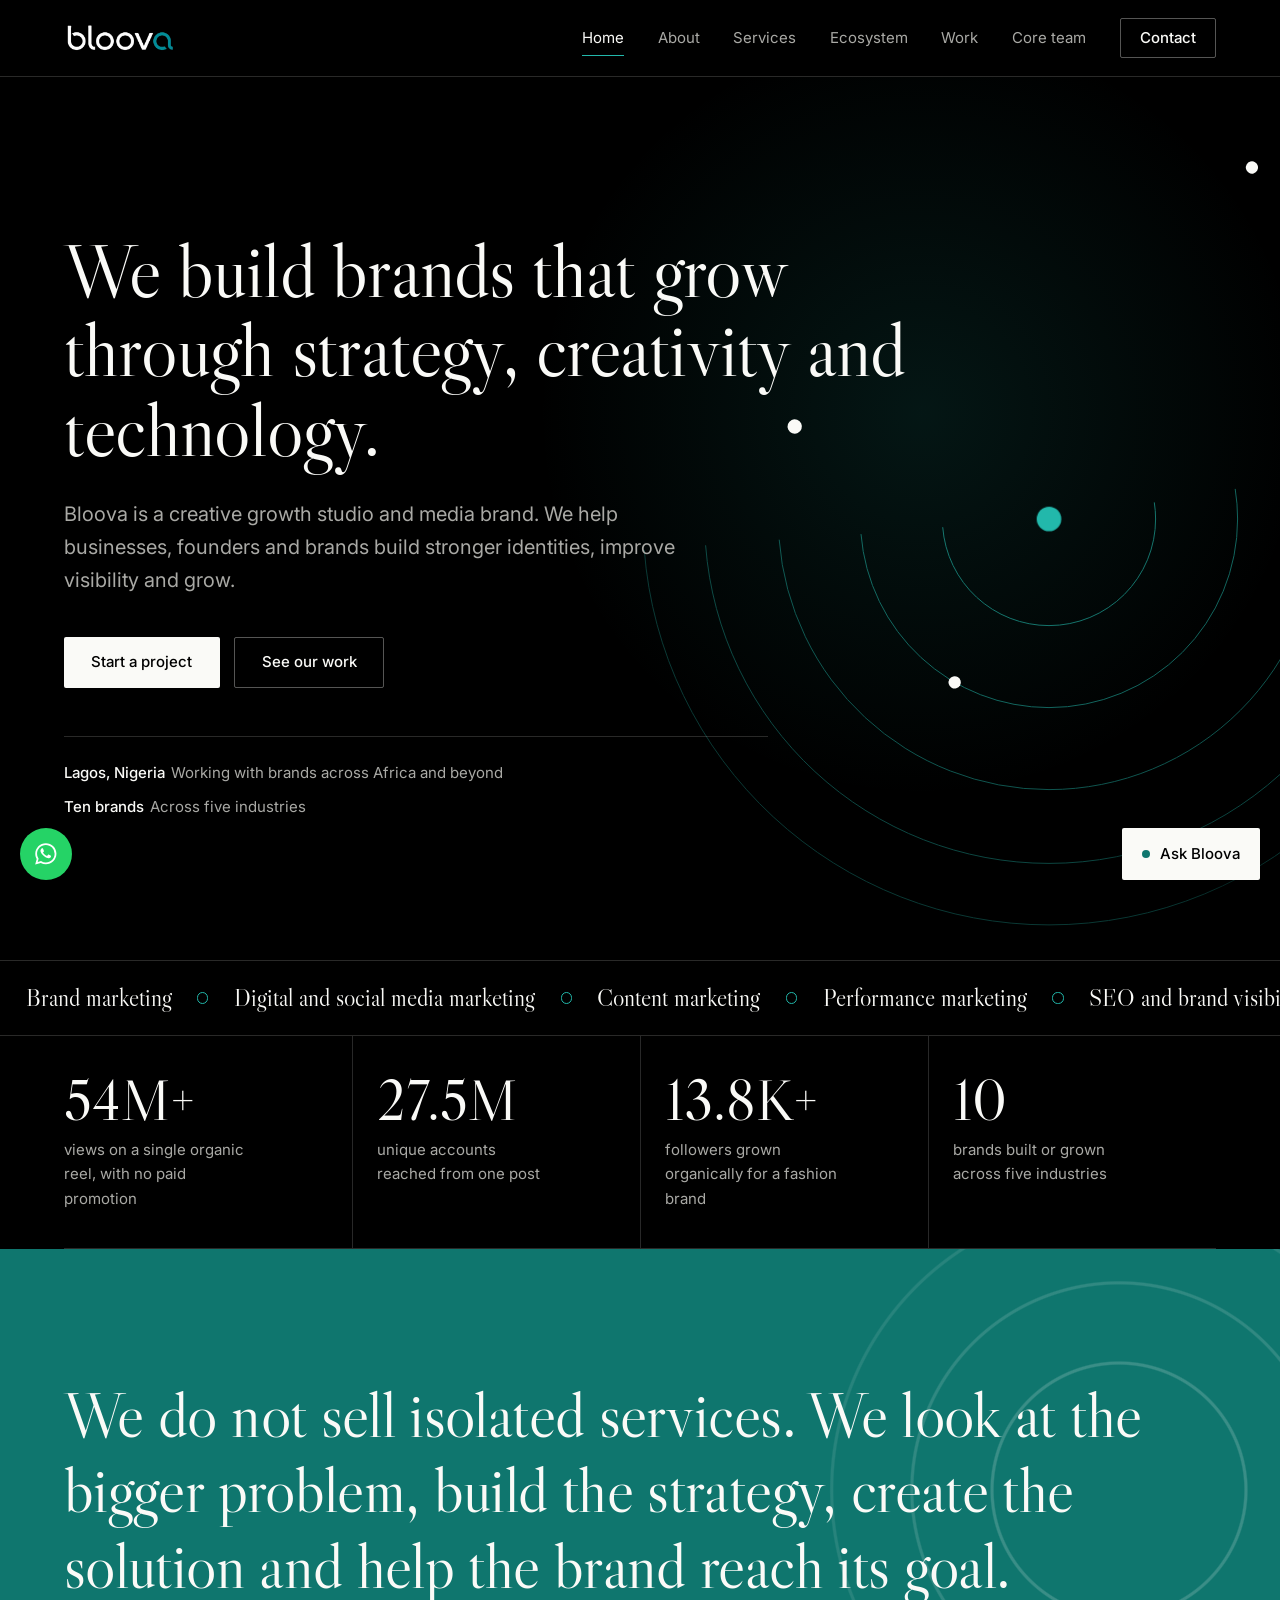
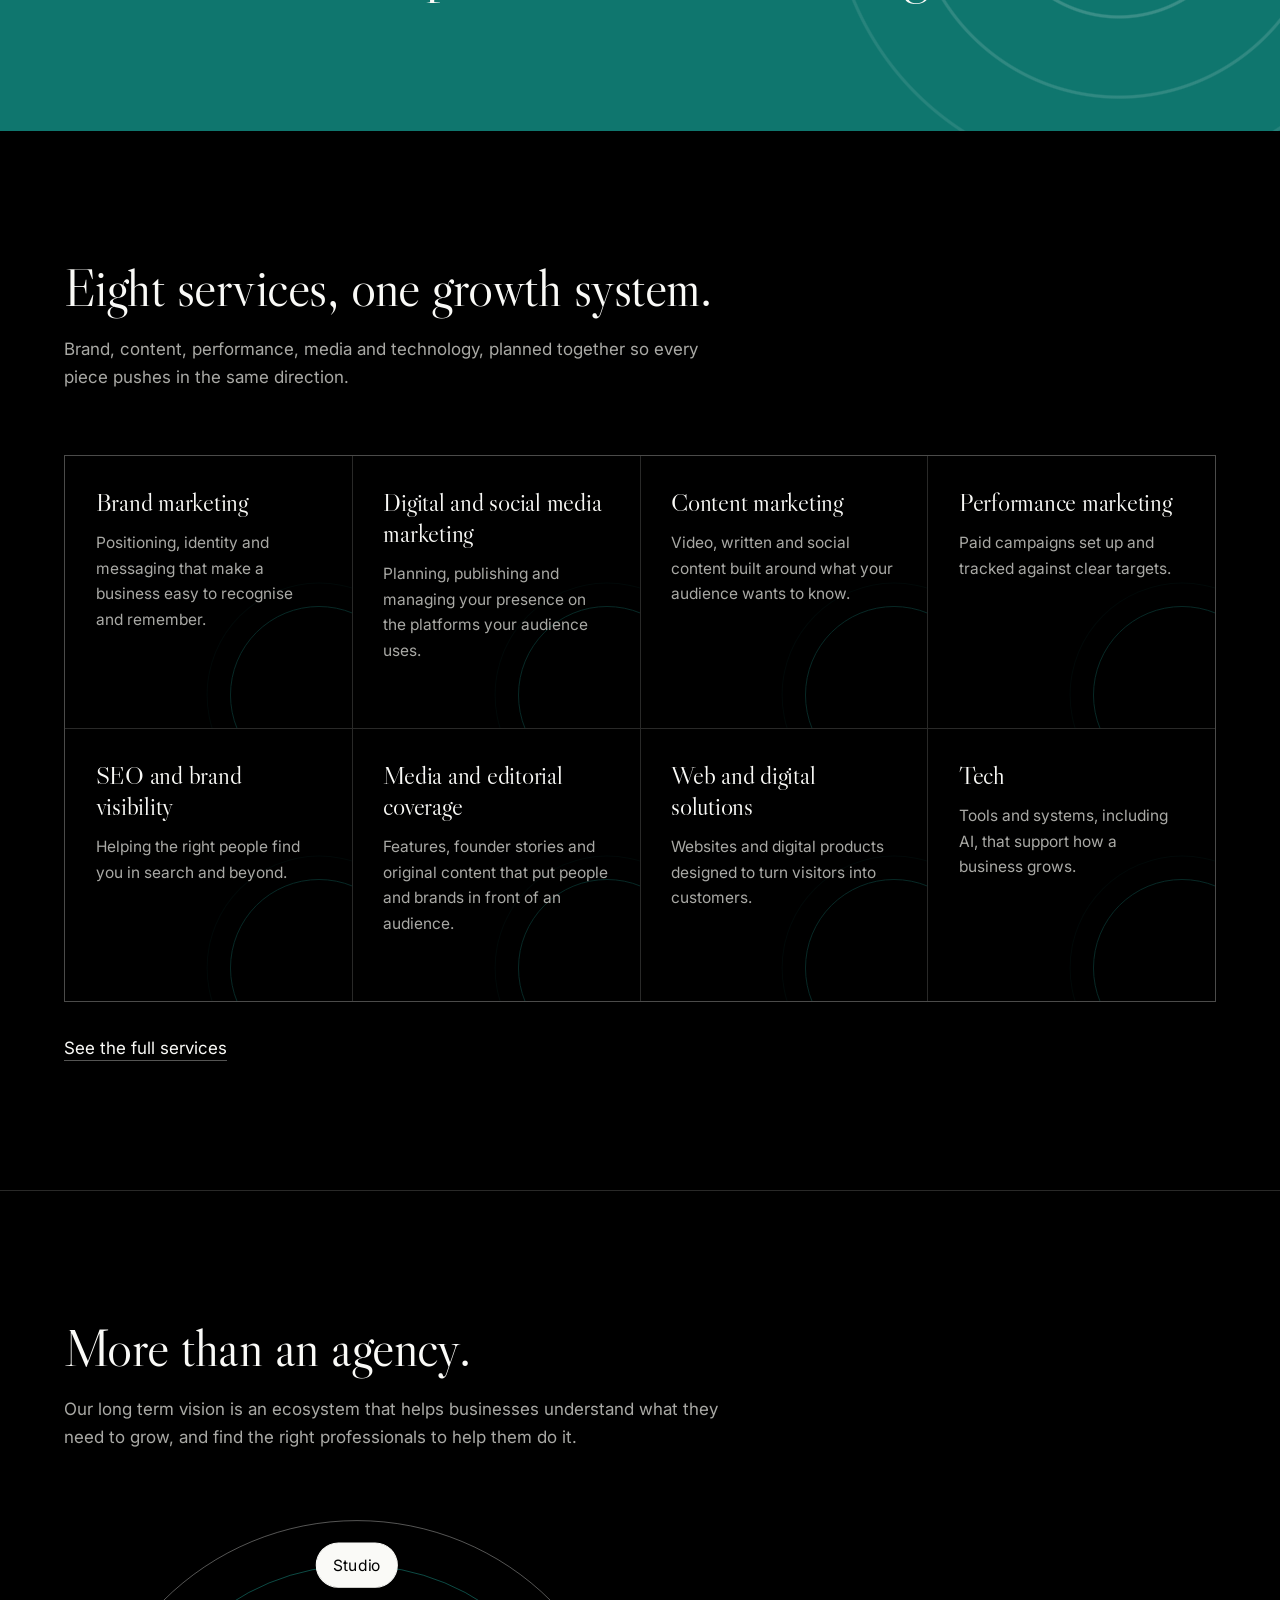
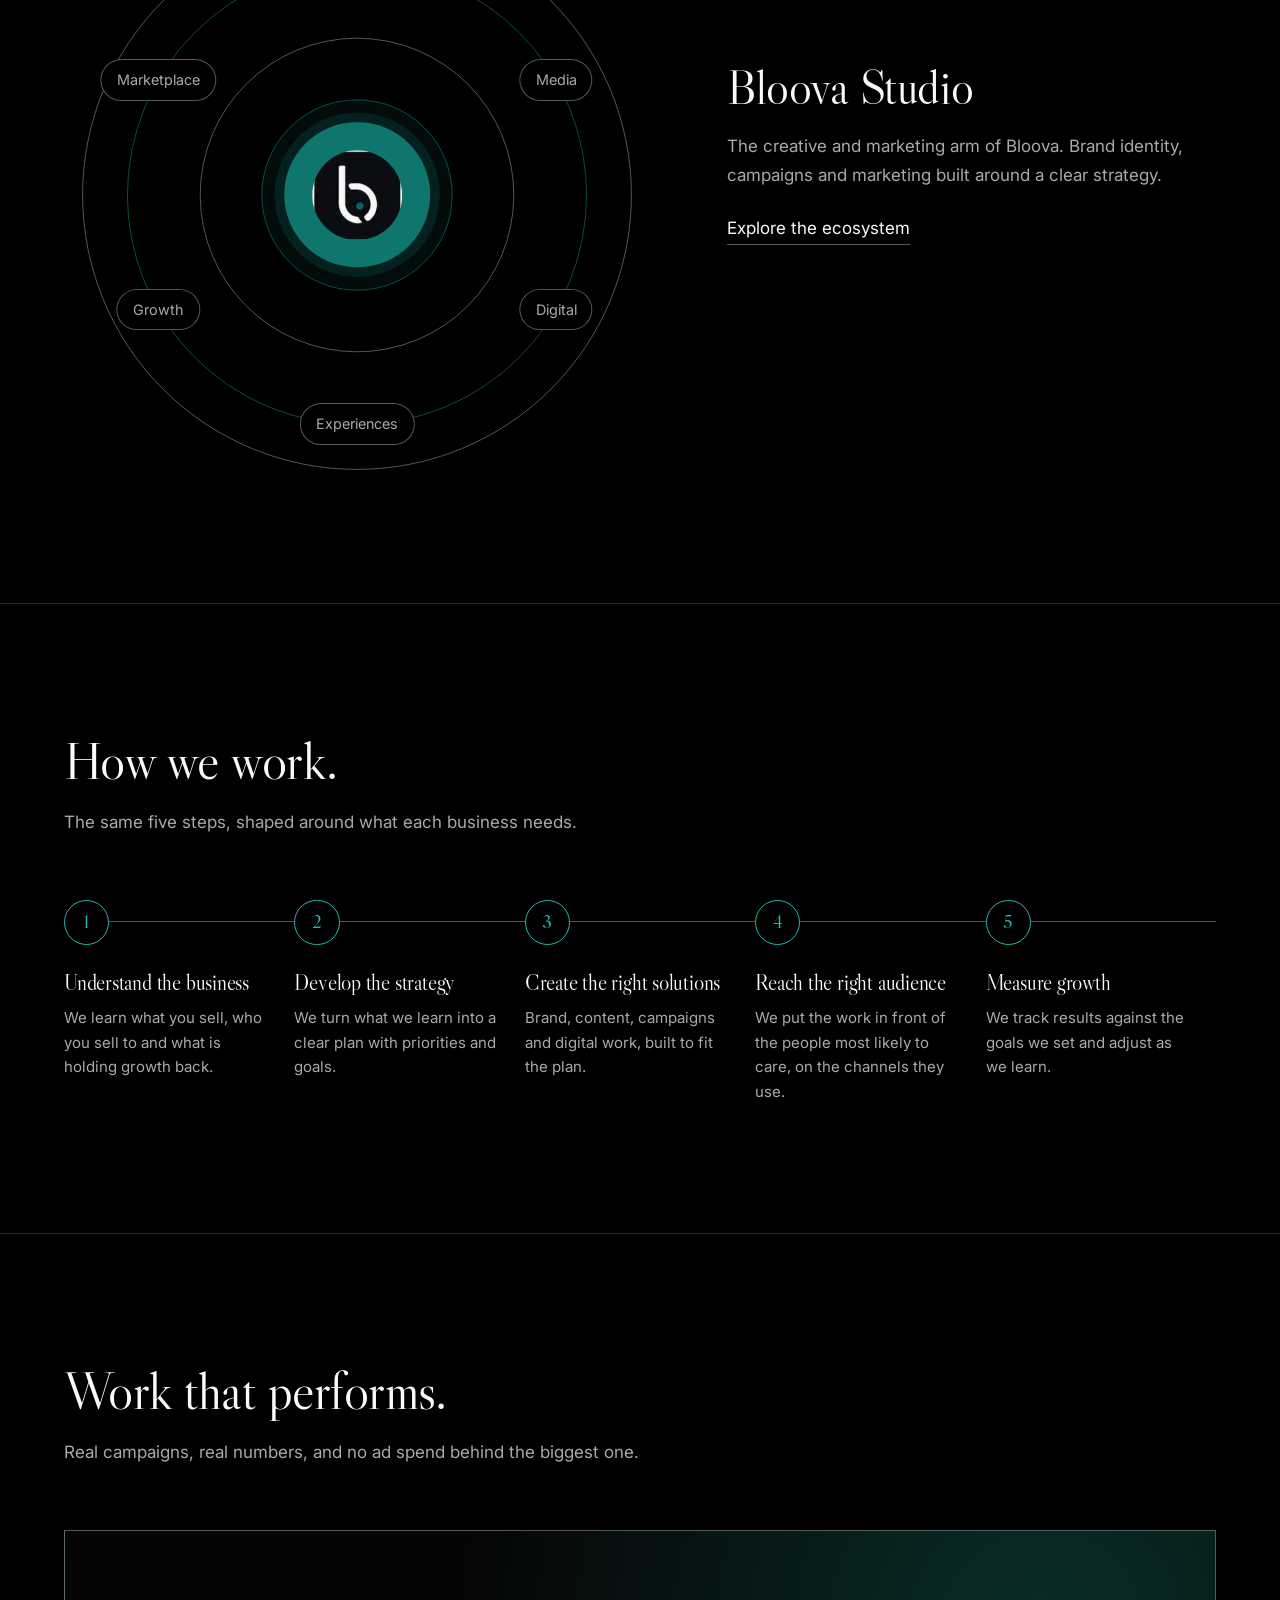
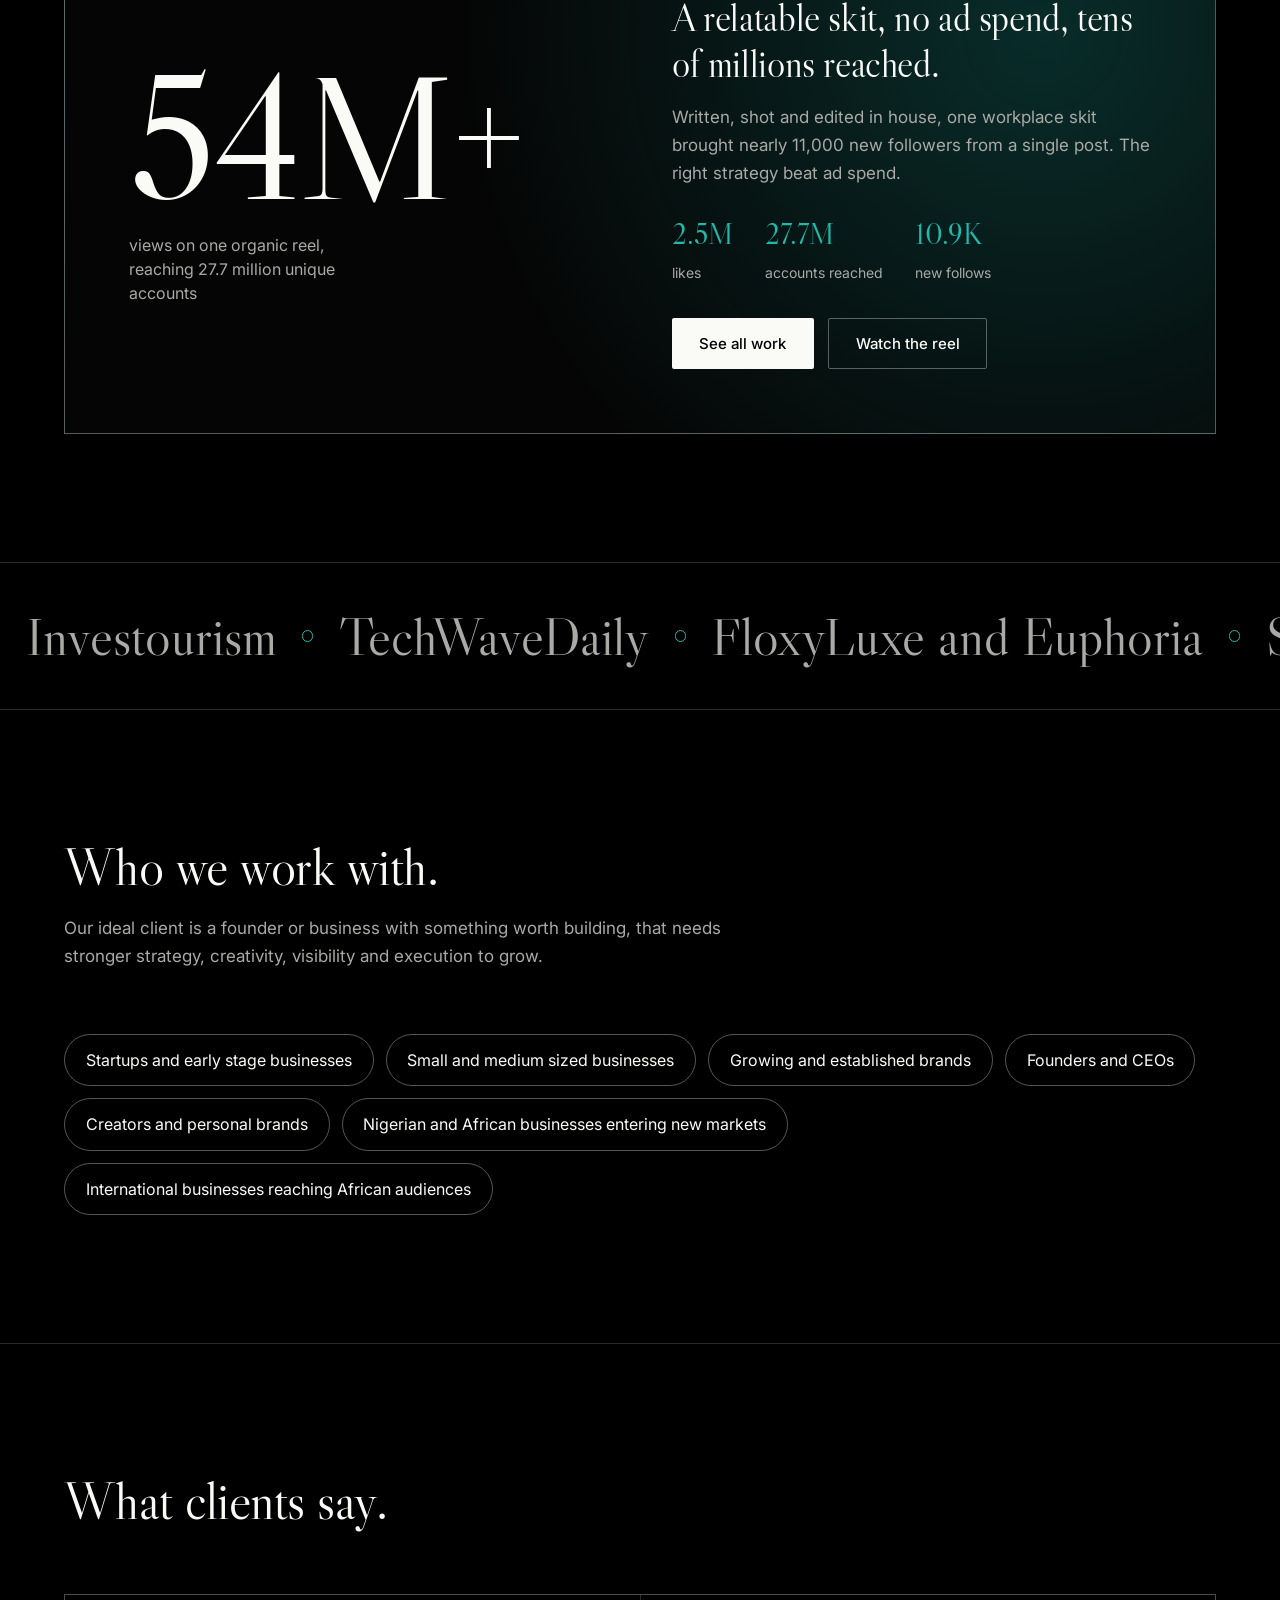
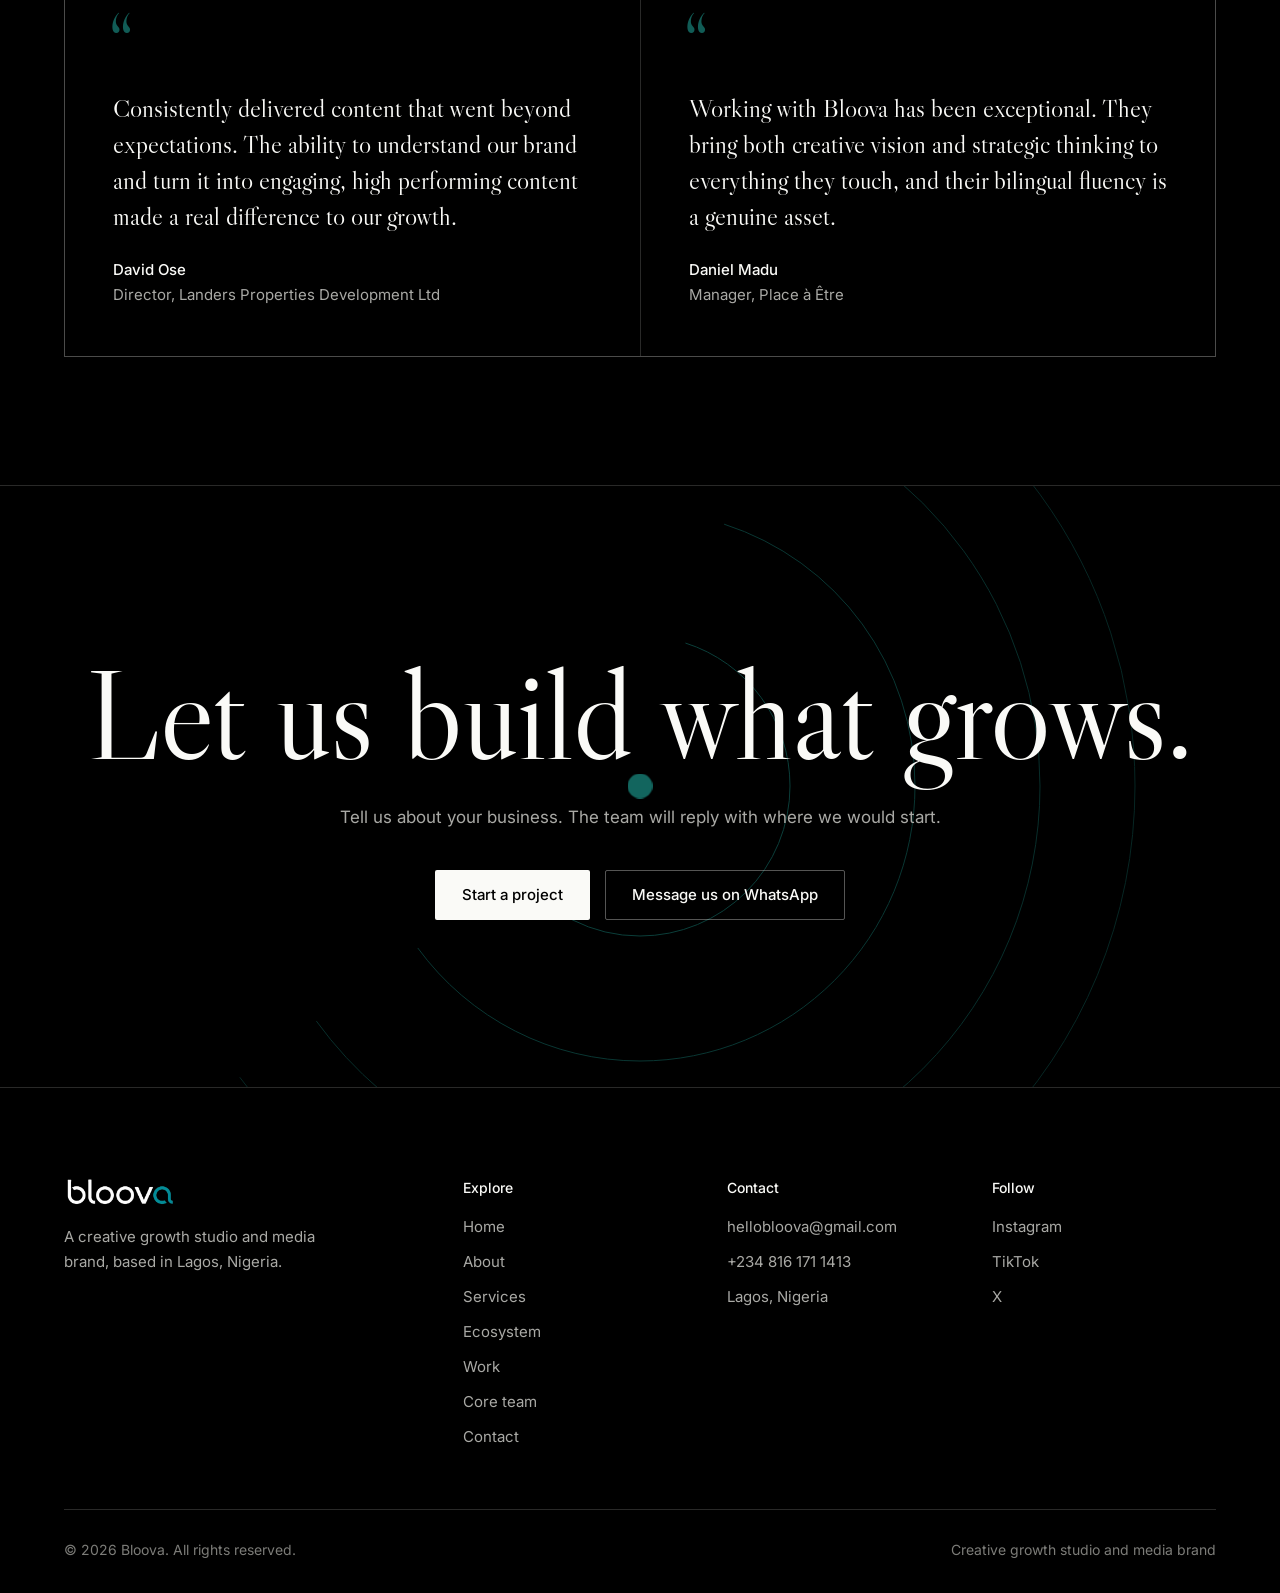
<file: index.html>
<!DOCTYPE html>
<html lang="en">
<head>
<meta charset="utf-8">
<meta name="viewport" content="width=device-width, initial-scale=1">
<title>Bloova | Creative growth studio and media brand</title>
<meta name="description" content="Bloova is a creative growth studio and media brand in Lagos, Nigeria. We build brands that grow through strategy, creativity and technology.">
<meta name="theme-color" content="#000000">
<meta property="og:title" content="Bloova | Creative growth studio and media brand">
<meta property="og:description" content="Bloova is a creative growth studio and media brand in Lagos, Nigeria. We build brands that grow through strategy, creativity and technology.">
<meta property="og:type" content="website">
<link rel="icon" type="image/png" href="favicon.png">
<link rel="apple-touch-icon" href="apple-touch-icon.png">
<link rel="preconnect" href="https://fonts.googleapis.com">
<link rel="preconnect" href="https://fonts.gstatic.com" crossorigin>
<link href="https://fonts.googleapis.com/css2?family=Inter:wght@400;500&family=Libre+Caslon+Display&display=swap" rel="stylesheet">
<script>document.documentElement.classList.add('js');try{if(!sessionStorage.getItem('bloovaSplash')&&!matchMedia('(prefers-reduced-motion: reduce)').matches){document.documentElement.classList.add('splash-on','hold');setTimeout(function(){document.documentElement.classList.remove('splash-on','hold')},9000)}}catch(e){}</script>
<link rel="stylesheet" href="styles.css">
</head>
<body>
<a class="skip" href="#main">Skip to content</a>
<div class="progress" id="progress" aria-hidden="true"></div>
<div class="splash" id="splash" role="dialog" aria-label="Welcome to Bloova">
  <svg class="sp-rings" viewBox="0 0 400 400" aria-hidden="true" focusable="false">
    <circle style="--i:0" cx="200" cy="200" r="40" pathLength="1"/>
    <circle style="--i:1" cx="200" cy="200" r="78" pathLength="1"/>
    <circle style="--i:2" cx="200" cy="200" r="116" pathLength="1"/>
    <circle style="--i:3" cx="200" cy="200" r="152" pathLength="1"/>
    <circle style="--i:4" cx="200" cy="200" r="186" pathLength="1"/>
    <circle style="--i:5" cx="200" cy="200" r="198" pathLength="1"/>
  </svg>
  <div class="sp-core">
    <img class="sp-logo" src="bloova-logo.png" alt="Bloova" width="780" height="221">
    <span class="sp-rule"></span>
    <p class="sp-line">A creative growth studio and media brand</p>
    <p class="sp-line">Based in Lagos, Nigeria</p>
    <div class="sp-words" aria-hidden="true"><span>Strategy</span><span>Creativity</span><span>Technology</span><span>Growth</span></div>
  </div>
  <div class="sp-curtain t"></div><div class="sp-curtain b"></div>
  <div class="sp-foot"><span class="sp-count" id="sp-count">0</span><button class="sp-skip" type="button" id="sp-skip">Enter site</button></div>
  <div class="sp-bar"></div>
</div>
<header class="site-header">
  <div class="wrap header-inner">
    <a class="brand" href="index.html" aria-label="Bloova home"><img src="bloova-logo.png" alt="Bloova" width="140" height="40"></a>
    <button class="nav-toggle" type="button" aria-expanded="false" aria-controls="site-nav" aria-label="Open menu"><span></span><span></span><span></span></button>
    <nav class="nav" id="site-nav" aria-label="Main">
      <a href="index.html" aria-current="page">Home</a>
      <a href="about.html">About</a>
      <a href="services.html">Services</a>
      <a href="ecosystem.html">Ecosystem</a>
      <a href="work.html">Work</a>
      <a href="team.html">Core team</a>
      <a class="btn btn-line btn-sm" href="contact.html">Contact</a>
    </nav>
  </div>
</header>
<main id="main">
<section class="hero" id="hero">
  <svg class="rings" viewBox="0 0 400 400" aria-hidden="true" focusable="false">
    <circle class="ring" style="--i:0" cx="200" cy="200" r="52" pathLength="1"/>
    <circle class="ring" style="--i:1" cx="200" cy="200" r="92" pathLength="1"/>
    <circle class="ring" style="--i:2" cx="200" cy="200" r="132" pathLength="1"/>
    <circle class="ring" style="--i:3" cx="200" cy="200" r="168" pathLength="1"/>
    <circle class="ring" style="--i:4" cx="200" cy="200" r="198" pathLength="1"/>
    <g class="orb" style="--s:36s"><circle class="sat" cx="368" cy="200" r="4.5" transform="rotate(40 200 200)"/></g>
    <g class="orb rev" style="--s:58s"><circle class="sat" cx="332" cy="200" r="3.5" transform="rotate(200 200 200)"/></g>
    <g class="orb" style="--s:84s"><circle class="sat" cx="398" cy="200" r="3" transform="rotate(300 200 200)"/></g>
    <g class="orb rev" style="--s:28s"><circle class="sat" cx="292" cy="200" r="3" transform="rotate(120 200 200)"/></g>
    <circle class="dot" cx="200" cy="200" r="6"/>
  </svg>
  <div class="wrap">
    <div class="hero-inner">
      <h1 class="rise" style="--d:.1">We build brands that grow through strategy, creativity and technology.</h1>
      <p class="lede rise" style="--d:.3">Bloova is a creative growth studio and media brand. We help businesses, founders and brands build stronger identities, improve visibility and grow.</p>
      <div class="hero-actions rise" style="--d:.5">
        <a class="btn btn-solid" href="contact.html">Start a project</a>
        <a class="btn btn-line" href="work.html">See our work</a>
      </div>
      <div class="hero-meta rise" style="--d:.7">
        <span><b>Lagos, Nigeria</b>Working with brands across Africa and beyond</span>
        <span><b>Ten brands</b>Across five industries</span>
      </div>
    </div>
  </div>
</section>

<div class="ticker " aria-hidden="true"><div class="ticker-track"><span>Brand marketing</span><i></i><span>Digital and social media marketing</span><i></i><span>Content marketing</span><i></i><span>Performance marketing</span><i></i><span>SEO and brand visibility</span><i></i><span>Media and editorial coverage</span><i></i><span>Web and digital solutions</span><i></i><span>Tech</span><i></i><span>Brand marketing</span><i></i><span>Digital and social media marketing</span><i></i><span>Content marketing</span><i></i><span>Performance marketing</span><i></i><span>SEO and brand visibility</span><i></i><span>Media and editorial coverage</span><i></i><span>Web and digital solutions</span><i></i><span>Tech</span><i></i></div></div>

<section class="proof">
  <div class="wrap">
    <div class="figures">
      <div class="fig"><b data-count="54" data-suffix="M+">54M+</b><span>views on a single organic reel, with no paid promotion</span></div>
      <div class="fig"><b data-count="27.7" data-dec="1" data-suffix="M">27.7M</b><span>unique accounts reached from one post</span></div>
      <div class="fig"><b data-count="13.9" data-dec="1" data-suffix="K+">13.9K+</b><span>followers grown organically for a fashion brand</span></div>
      <div class="fig"><b data-count="10">10</b><span>brands built or grown across five industries</span></div>
    </div>
  </div>
</section>

<section class="section band">
  <div class="wrap">
    <p class="statement">We do not sell isolated services. We look at the bigger problem, build the strategy, create the solution and help the brand reach its goal.</p>
  </div>
</section>

<section class="section">
  <div class="wrap">
    <div class="sec-title">
      <h2>Eight services, one growth system.</h2>
      <p>Brand, content, performance, media and technology, planned together so every piece pushes in the same direction.</p>
    </div>
    <div class="cards">
      <article class="card reveal" style="--r:0"><h3>Brand marketing</h3><p>Positioning, identity and messaging that make a business easy to recognise and remember.</p></article>
      <article class="card reveal" style="--r:1"><h3>Digital and social media marketing</h3><p>Planning, publishing and managing your presence on the platforms your audience uses.</p></article>
      <article class="card reveal" style="--r:2"><h3>Content marketing</h3><p>Video, written and social content built around what your audience wants to know.</p></article>
      <article class="card reveal" style="--r:3"><h3>Performance marketing</h3><p>Paid campaigns set up and tracked against clear targets.</p></article>
      <article class="card reveal" style="--r:0"><h3>SEO and brand visibility</h3><p>Helping the right people find you in search and beyond.</p></article>
      <article class="card reveal" style="--r:1"><h3>Media and editorial coverage</h3><p>Features, founder stories and original content that put people and brands in front of an audience.</p></article>
      <article class="card reveal" style="--r:2"><h3>Web and digital solutions</h3><p>Websites and digital products designed to turn visitors into customers.</p></article>
      <article class="card reveal" style="--r:3"><h3>Tech</h3><p>Tools and systems, including AI, that support how a business grows.</p></article>
    </div>
    <p style="margin-top:2rem"><a class="text-link" href="services.html">See the full services</a></p>
  </div>
</section>

<section class="section" id="ecosystem">
  <div class="wrap">
    <div class="sec-title">
      <h2>More than an agency.</h2>
      <p>Our long term vision is an ecosystem that helps businesses understand what they need to grow, and find the right professionals to help them do it.</p>
    </div>
    <div class="eco">
      <div class="orbit" role="group" aria-label="The Bloova ecosystem">
        <svg viewBox="0 0 100 100" aria-hidden="true" focusable="false">
          <circle cx="50" cy="50" r="49"/><circle class="o2" cx="50" cy="50" r="41"/><circle cx="50" cy="50" r="28"/><circle class="o2" cx="50" cy="50" r="17"/>
        </svg>
        <div class="core"><img src="favicon.png" alt="Bloova" width="120" height="120" style="border-radius:50%"></div>
        <button class="node" type="button" aria-pressed="true" style="--x:50.00%;--y:9.00%" data-name="Bloova Studio" data-text="The creative and marketing arm of Bloova. Brand identity, campaigns and marketing built around a clear strategy." data-tag="">Studio</button>
        <button class="node" type="button" aria-pressed="false" style="--x:85.51%;--y:29.50%" data-name="Bloova Media" data-text="Our media brand. We document the people, ideas and moments shaping culture through editorial features, founder stories and original content." data-tag="">Media</button>
        <button class="node" type="button" aria-pressed="false" style="--x:85.51%;--y:70.50%" data-name="Bloova Digital" data-text="Websites, search visibility and digital tools that help a business be found and chosen online." data-tag="">Digital</button>
        <button class="node" type="button" aria-pressed="false" style="--x:50.00%;--y:91.00%" data-name="Bloova Experiences" data-text="Events, brand activations and collaborations that bring audiences and brands together in person." data-tag="">Experiences</button>
        <button class="node" type="button" aria-pressed="false" style="--x:14.49%;--y:70.50%" data-name="Bloova Growth" data-text="Where businesses learn what is holding them back. Marketing audits, insights and personalised growth plans, supported by our audit tool and by experienced professionals." data-tag="Audit tool coming soon">Growth</button>
        <button class="node" type="button" aria-pressed="false" style="--x:14.49%;--y:29.50%" data-name="Bloova Marketplace" data-text="A longer term plan. A platform where businesses can find verified creatives and digital professionals who fit what they actually need." data-tag="Long term plan">Marketplace</button>
        
      </div>
      <div class="eco-detail" id="eco-detail" aria-live="polite">
        <h3 id="eco-name">Bloova Studio</h3>
        <p id="eco-text">The creative and marketing arm of Bloova. Brand identity, campaigns and marketing built around a clear strategy.</p>
        <span class="tag" id="eco-tag"></span>
        <a class="text-link" href="ecosystem.html">Explore the ecosystem</a>
      </div>
    </div>
  </div>
</section>

<section class="section">
  <div class="wrap">
    <div class="sec-title">
      <h2>How we work.</h2>
      <p>The same five steps, shaped around what each business needs.</p>
    </div>
    <ol class="flow">
      <li class="reveal" style="--r:0"><h3>Understand the business</h3><p>We learn what you sell, who you sell to and what is holding growth back.</p></li>
      <li class="reveal" style="--r:1"><h3>Develop the strategy</h3><p>We turn what we learn into a clear plan with priorities and goals.</p></li>
      <li class="reveal" style="--r:2"><h3>Create the right solutions</h3><p>Brand, content, campaigns and digital work, built to fit the plan.</p></li>
      <li class="reveal" style="--r:3"><h3>Reach the right audience</h3><p>We put the work in front of the people most likely to care, on the channels they use.</p></li>
      <li class="reveal" style="--r:4"><h3>Measure growth</h3><p>We track results against the goals we set and adjust as we learn.</p></li>
    </ol>
  </div>
</section>

<section class="section">
  <div class="wrap">
    <div class="sec-title">
      <h2>Work that performs.</h2>
      <p>Real campaigns, real numbers, and no ad spend behind the biggest one.</p>
    </div>
    <div class="feature reveal">
      <div class="big">54M+<small>views on one organic reel, reaching 27.7 million unique accounts</small></div>
      <div>
        <h3>A relatable skit, no ad spend, tens of millions reached.</h3>
        <p>Written, shot and edited in house, one workplace skit brought nearly 11,000 new followers from a single post. The right strategy beat ad spend.</p>
        <ul class="facts">
          <li><b>2.5M</b><span>likes</span></li>
          <li><b>27.7M</b><span>accounts reached</span></li>
          <li><b>10.9K</b><span>new follows</span></li>
        </ul>
        <div class="cta-actions">
          <a class="btn btn-solid" href="work.html">See all work</a>
          <a class="btn btn-line" href="https://www.instagram.com/reel/DNf0ZUYi1Di/" target="_blank" rel="noopener">Watch the reel</a>
        </div>
      </div>
    </div>
  </div>
</section>

<div class="ticker big rev" aria-hidden="true"><div class="ticker-track"><span>Investourism</span><i></i><span>TechWaveDaily</span><i></i><span>FloxyLuxe and Euphoria</span><i></i><span>ServLoope</span><i></i><span>The Lash Allure and Glam Allure</span><i></i><span>Place à Être</span><i></i><span>Adozillion Homes and Realty</span><i></i><span>Nasimo Contractors</span><i></i><span>Landers Properties</span><i></i><span>Institute Universitaire Courage</span><i></i><span>Investourism</span><i></i><span>TechWaveDaily</span><i></i><span>FloxyLuxe and Euphoria</span><i></i><span>ServLoope</span><i></i><span>The Lash Allure and Glam Allure</span><i></i><span>Place à Être</span><i></i><span>Adozillion Homes and Realty</span><i></i><span>Nasimo Contractors</span><i></i><span>Landers Properties</span><i></i><span>Institute Universitaire Courage</span><i></i></div></div>

<section class="section">
  <div class="wrap">
    <div class="sec-title">
      <h2>Who we work with.</h2>
      <p>Our ideal client is a founder or business with something worth building, that needs stronger strategy, creativity, visibility and execution to grow.</p>
    </div>
    <ul class="pills">
      <li>Startups and early stage businesses</li>
      <li>Small and medium sized businesses</li>
      <li>Growing and established brands</li>
      <li>Founders and CEOs</li>
      <li>Creators and personal brands</li>
      <li>Nigerian and African businesses entering new markets</li>
      <li>International businesses reaching African audiences</li>
    </ul>
  </div>
</section>

<section class="section">
  <div class="wrap">
    <div class="sec-title"><h2>What clients say.</h2></div>
    <div class="voices">
      <figure class="voice reveal" style="--r:0">
        <blockquote>Consistently delivered content that went beyond expectations. The ability to understand our brand and turn it into engaging, high performing content made a real difference to our growth.</blockquote>
        <figcaption><strong>David Ose</strong>Director, Landers Properties Development Ltd</figcaption>
      </figure>
      <figure class="voice reveal" style="--r:1">
        <blockquote>Working with Bloova has been exceptional. They bring both creative vision and strategic thinking to everything they touch, and their bilingual fluency is a genuine asset.</blockquote>
        <figcaption><strong>Daniel Madu</strong>Manager, Place à Être</figcaption>
      </figure>
    </div>
  </div>
</section>

<section class="mega">
  <svg class="rings" viewBox="0 0 400 400" aria-hidden="true" focusable="false">
    <circle class="ring" style="--i:0" cx="200" cy="200" r="60" pathLength="1"/>
    <circle class="ring" style="--i:1" cx="200" cy="200" r="110" pathLength="1"/>
    <circle class="ring" style="--i:2" cx="200" cy="200" r="160" pathLength="1"/>
    <circle class="ring" style="--i:3" cx="200" cy="200" r="198" pathLength="1"/>
    <circle class="dot" cx="200" cy="200" r="5"/>
  </svg>
  <div class="wrap">
    <h2>Let us build what grows.</h2>
    <p>Tell us about your business. The team will reply with where we would start.</p>
    <div class="cta-actions">
      <a class="btn btn-solid" href="contact.html">Start a project</a>
      <a class="btn btn-line" href="https://wa.me/2348161711413" target="_blank" rel="noopener">Message us on WhatsApp</a>
    </div>
  </div>
</section>
</main>
<footer class="site-footer">
  <div class="wrap">
    <div class="footer-grid">
      <div class="footer-brand">
        <img src="bloova-logo.png" alt="Bloova" width="140" height="40">
        <p>A creative growth studio and media brand, based in Lagos, Nigeria.</p>
      </div>
      <div class="footer-col">
        <h4>Explore</h4>
        <a href="index.html">Home</a>
        <a href="about.html">About</a>
        <a href="services.html">Services</a>
        <a href="ecosystem.html">Ecosystem</a>
        <a href="work.html">Work</a>
        <a href="team.html">Core team</a>
        <a href="contact.html">Contact</a>
      </div>
      <div class="footer-col">
        <h4>Contact</h4>
        <a href="mailto:hellobloova@gmail.com">hellobloova@gmail.com</a>
        <a href="https://wa.me/2348161711413" target="_blank" rel="noopener">+234 816 171 1413</a>
        <p>Lagos, Nigeria</p>
      </div>
      <div class="footer-col">
        <h4>Follow</h4>
        <a href="https://www.instagram.com/bloova.ng" target="_blank" rel="noopener">Instagram</a>
        <a href="https://www.tiktok.com/@bloova.ng" target="_blank" rel="noopener">TikTok</a>
        <a href="https://x.com/bloovastudio" target="_blank" rel="noopener">X</a>
      </div>
    </div>
    <div class="footer-base">
      <span>&copy; <span data-year>2026</span> Bloova. All rights reserved.</span>
      <span>Creative growth studio and media brand</span>
    </div>
  </div>
</footer>
<a class="wa" href="https://wa.me/2348161711413" target="_blank" rel="noopener" aria-label="Chat with Bloova on WhatsApp"><svg viewBox="0 0 24 24" aria-hidden="true"><path d="M12.04 2C6.58 2 2.13 6.45 2.13 11.91c0 1.75.46 3.45 1.32 4.95L2.05 22l5.25-1.38a9.9 9.9 0 0 0 4.74 1.21h.01c5.46 0 9.9-4.45 9.9-9.91 0-2.65-1.03-5.14-2.9-7.01A9.87 9.87 0 0 0 12.04 2m0 1.67c2.2 0 4.27.86 5.82 2.42a8.18 8.18 0 0 1 2.41 5.82c0 4.54-3.7 8.24-8.24 8.24a8.2 8.2 0 0 1-4.19-1.15l-.3-.18-3.12.82.83-3.04-.2-.31a8.18 8.18 0 0 1-1.25-4.38c0-4.54 3.7-8.24 8.24-8.24M8.53 6.9c-.16 0-.43.06-.66.31s-.86.84-.86 2.05.88 2.38 1 2.55c.13.17 1.72 2.63 4.16 3.68.58.25 1.03.4 1.39.51.58.19 1.11.16 1.53.1.47-.07 1.44-.59 1.64-1.16.2-.57.2-1.06.14-1.16-.06-.1-.23-.16-.48-.28s-1.44-.71-1.67-.79-.39-.12-.55.12-.63.79-.77.95-.28.18-.53.06c-.25-.13-1.04-.38-1.98-1.22-.73-.65-1.22-1.46-1.37-1.7s-.02-.39.11-.51c.11-.11.25-.29.37-.43.12-.14.16-.24.24-.4s.04-.3-.02-.42c-.06-.13-.55-1.35-.76-1.84-.2-.48-.4-.42-.55-.42h-.4"/></svg></a>
<script src="script.js"></script>
<script src="chat.js"></script>
</body>
</html>
</file>
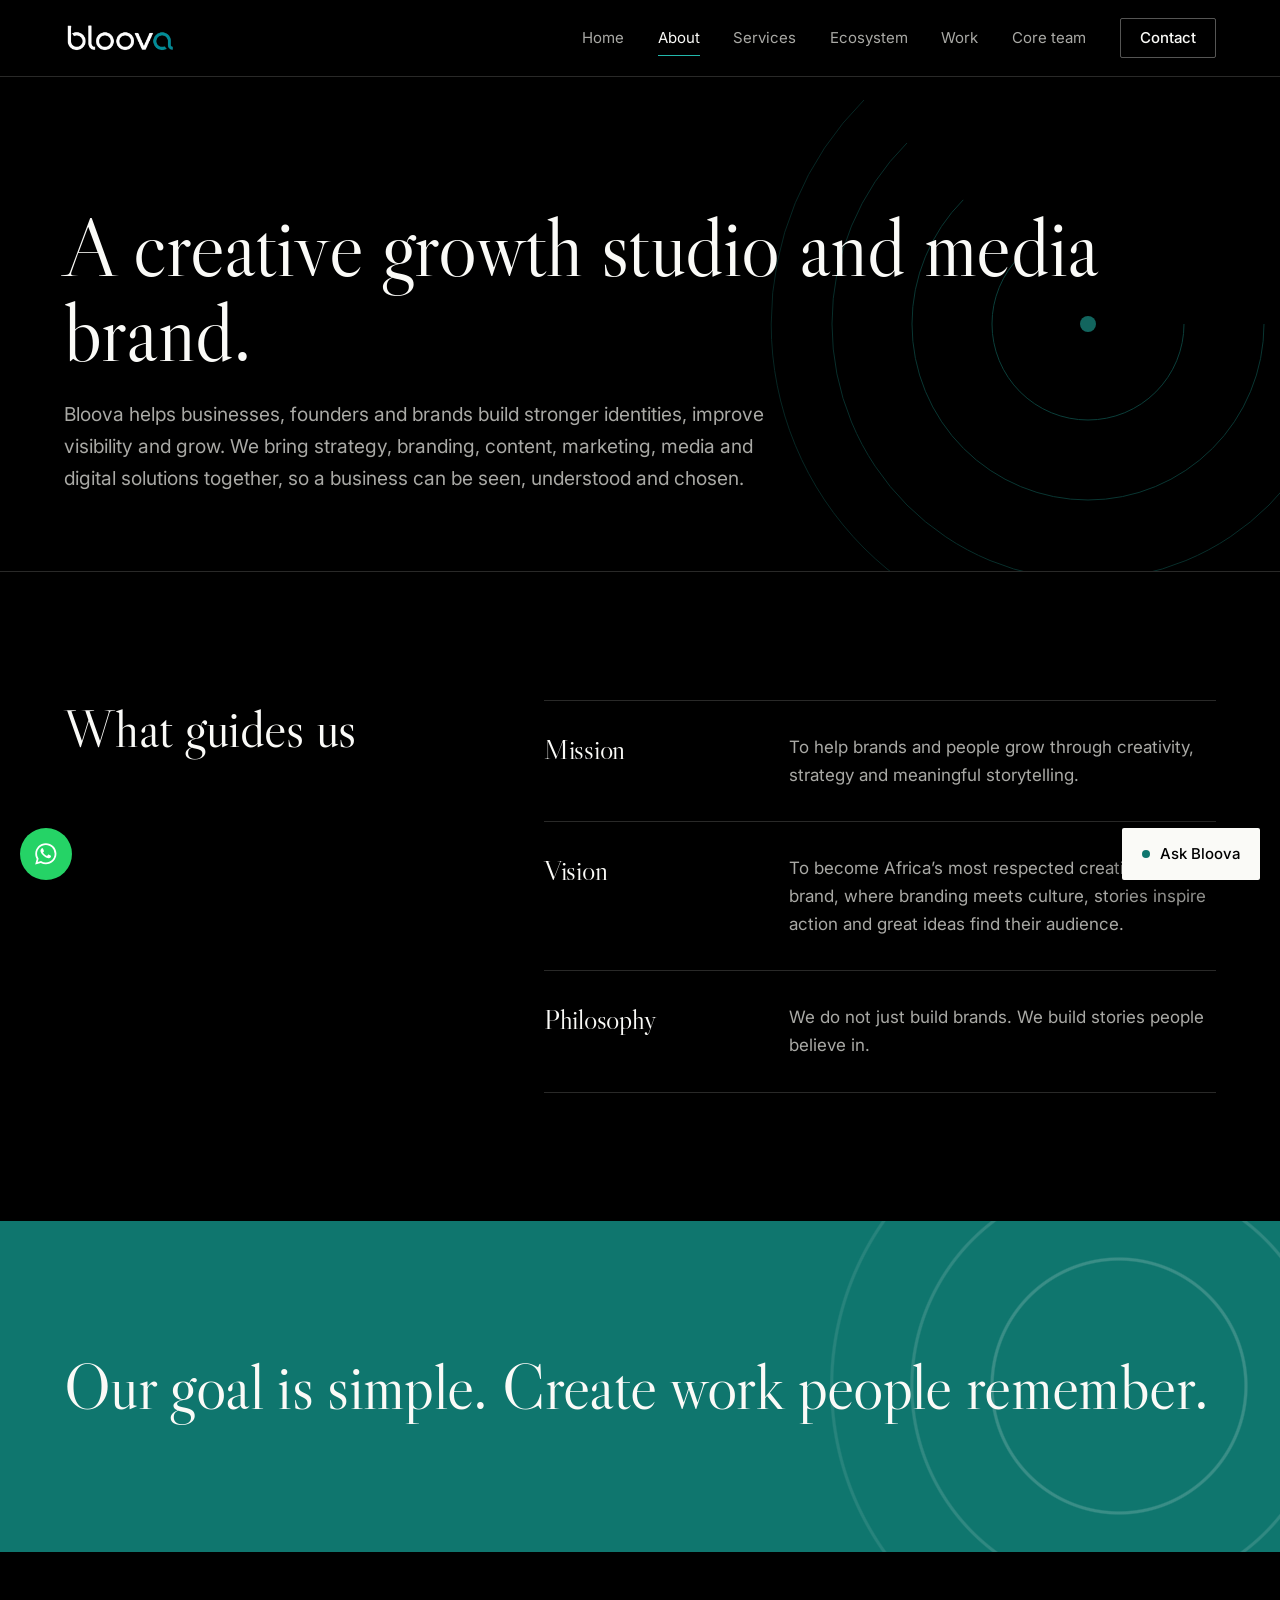
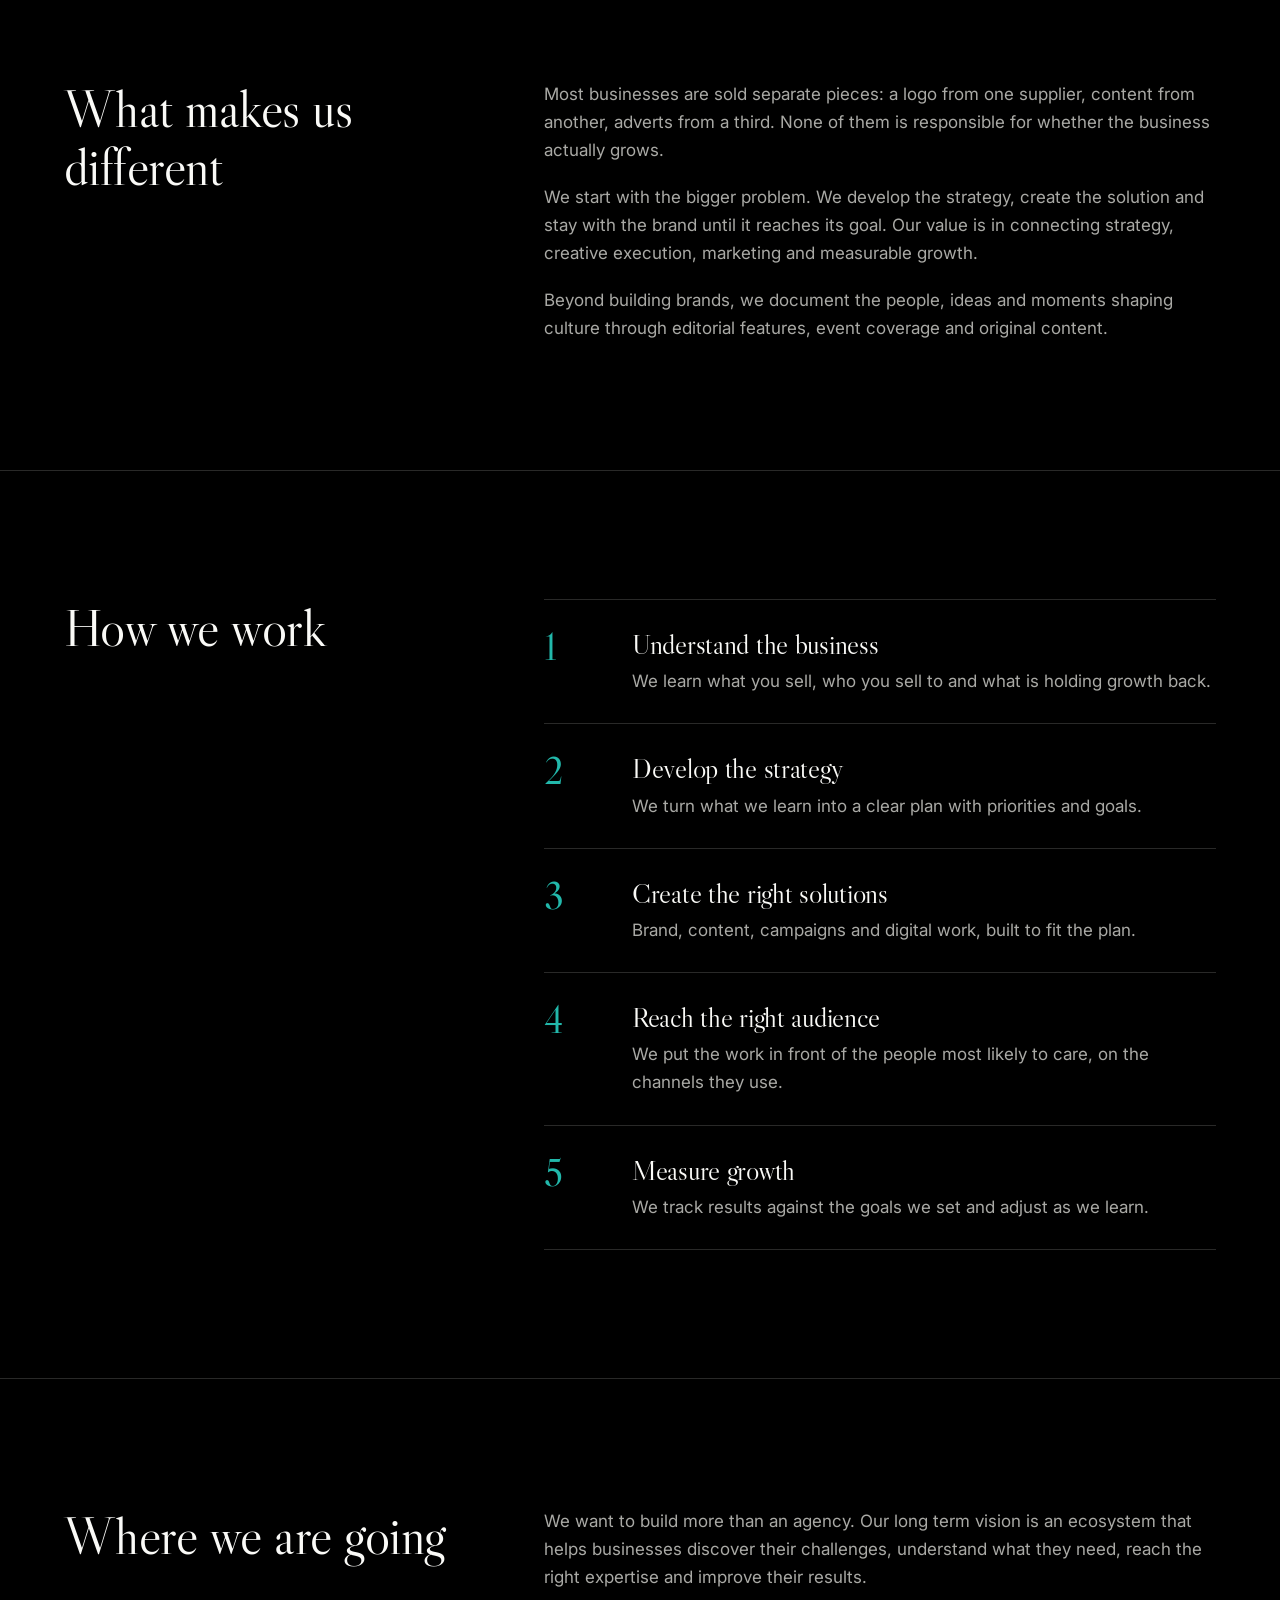
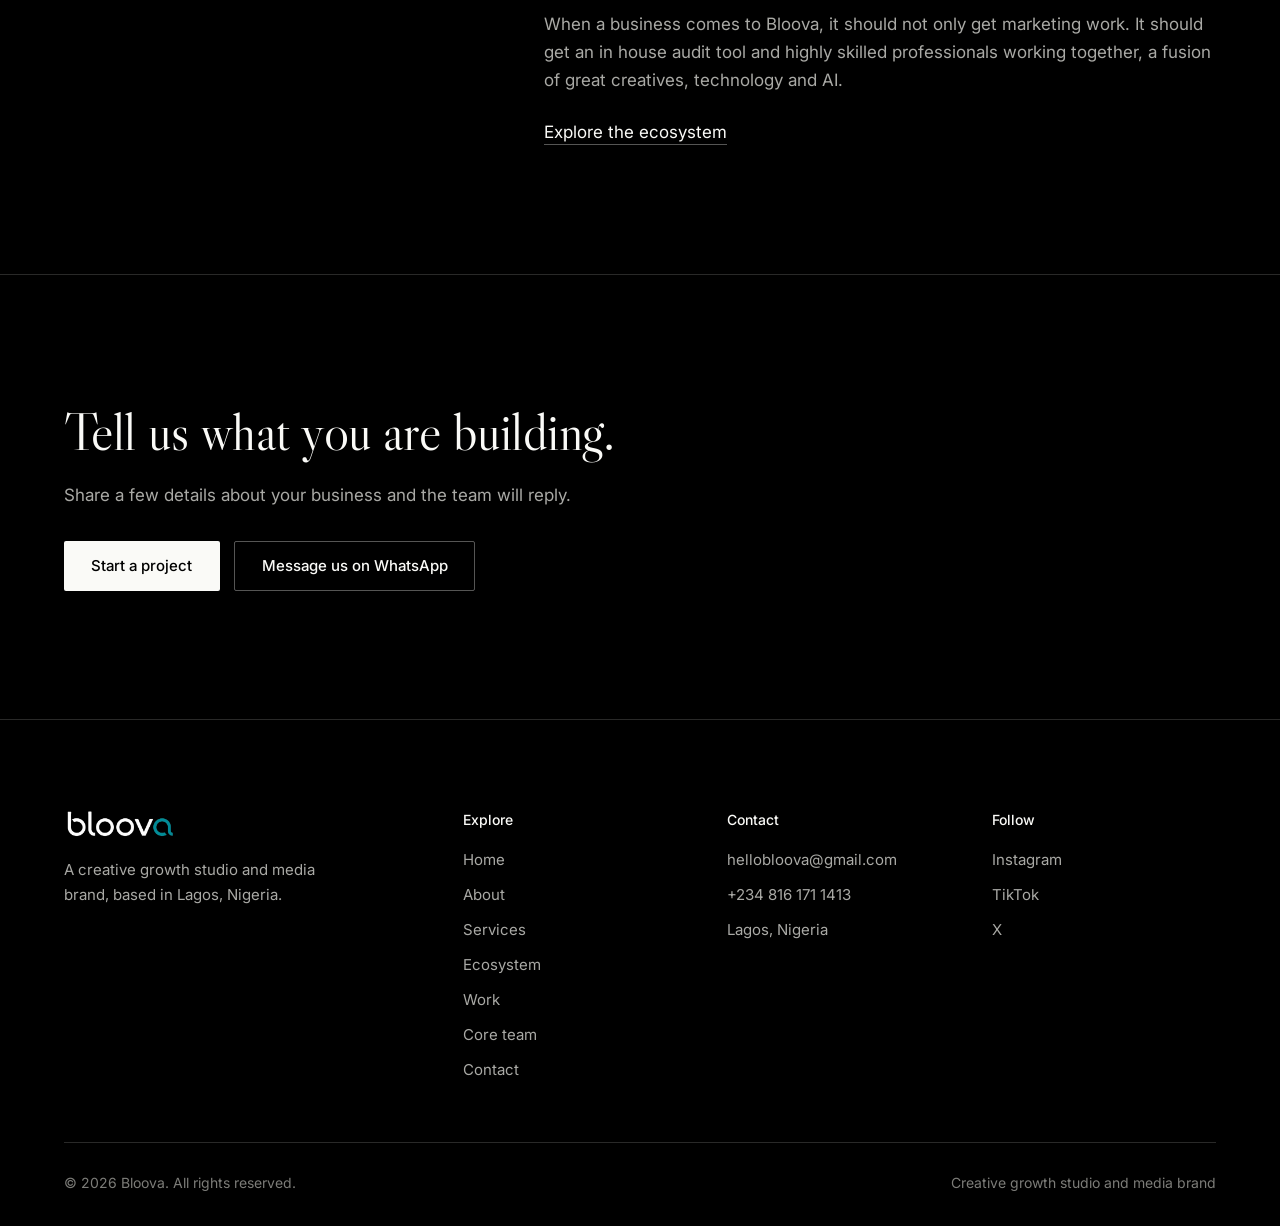
<file: about.html>
<!DOCTYPE html>
<html lang="en">
<head>
<meta charset="utf-8">
<meta name="viewport" content="width=device-width, initial-scale=1">
<title>About | Bloova</title>
<meta name="description" content="Bloova is a creative growth studio and media brand. Learn our mission, vision, philosophy and how we work.">
<meta name="theme-color" content="#000000">
<meta property="og:title" content="About | Bloova">
<meta property="og:description" content="Bloova is a creative growth studio and media brand. Learn our mission, vision, philosophy and how we work.">
<meta property="og:type" content="website">
<link rel="icon" type="image/png" href="favicon.png">
<link rel="apple-touch-icon" href="apple-touch-icon.png">
<link rel="preconnect" href="https://fonts.googleapis.com">
<link rel="preconnect" href="https://fonts.gstatic.com" crossorigin>
<link href="https://fonts.googleapis.com/css2?family=Inter:wght@400;500&family=Libre+Caslon+Display&display=swap" rel="stylesheet">
<script>document.documentElement.classList.add('js');try{if(!sessionStorage.getItem('bloovaSplash')&&!matchMedia('(prefers-reduced-motion: reduce)').matches){document.documentElement.classList.add('splash-on','hold');setTimeout(function(){document.documentElement.classList.remove('splash-on','hold')},9000)}}catch(e){}</script>
<link rel="stylesheet" href="styles.css">
</head>
<body>
<a class="skip" href="#main">Skip to content</a>
<div class="progress" id="progress" aria-hidden="true"></div>
<div class="splash" id="splash" role="dialog" aria-label="Welcome to Bloova">
  <svg class="sp-rings" viewBox="0 0 400 400" aria-hidden="true" focusable="false">
    <circle style="--i:0" cx="200" cy="200" r="40" pathLength="1"/>
    <circle style="--i:1" cx="200" cy="200" r="78" pathLength="1"/>
    <circle style="--i:2" cx="200" cy="200" r="116" pathLength="1"/>
    <circle style="--i:3" cx="200" cy="200" r="152" pathLength="1"/>
    <circle style="--i:4" cx="200" cy="200" r="186" pathLength="1"/>
    <circle style="--i:5" cx="200" cy="200" r="198" pathLength="1"/>
  </svg>
  <div class="sp-core">
    <img class="sp-logo" src="bloova-logo.png" alt="Bloova" width="780" height="221">
    <span class="sp-rule"></span>
    <p class="sp-line">A creative growth studio and media brand</p>
    <p class="sp-line">Based in Lagos, Nigeria</p>
    <div class="sp-words" aria-hidden="true"><span>Strategy</span><span>Creativity</span><span>Technology</span><span>Growth</span></div>
  </div>
  <div class="sp-curtain t"></div><div class="sp-curtain b"></div>
  <div class="sp-foot"><span class="sp-count" id="sp-count">0</span><button class="sp-skip" type="button" id="sp-skip">Enter site</button></div>
  <div class="sp-bar"></div>
</div>
<header class="site-header">
  <div class="wrap header-inner">
    <a class="brand" href="index.html" aria-label="Bloova home"><img src="bloova-logo.png" alt="Bloova" width="140" height="40"></a>
    <button class="nav-toggle" type="button" aria-expanded="false" aria-controls="site-nav" aria-label="Open menu"><span></span><span></span><span></span></button>
    <nav class="nav" id="site-nav" aria-label="Main">
      <a href="index.html">Home</a>
      <a href="about.html" aria-current="page">About</a>
      <a href="services.html">Services</a>
      <a href="ecosystem.html">Ecosystem</a>
      <a href="work.html">Work</a>
      <a href="team.html">Core team</a>
      <a class="btn btn-line btn-sm" href="contact.html">Contact</a>
    </nav>
  </div>
</header>
<main id="main">
<section class="page-head">
  <svg class="rings" viewBox="0 0 400 400" aria-hidden="true" focusable="false">
    <circle class="ring" style="--i:0" cx="200" cy="200" r="60" pathLength="1"/>
    <circle class="ring" style="--i:1" cx="200" cy="200" r="110" pathLength="1"/>
    <circle class="ring" style="--i:2" cx="200" cy="200" r="160" pathLength="1"/>
    <circle class="ring" style="--i:3" cx="200" cy="200" r="198" pathLength="1"/>
    <circle class="dot" cx="200" cy="200" r="5"/>
  </svg>
  <div class="wrap">
    <h1>A creative growth studio and media brand.</h1>
    <p class="lede">Bloova helps businesses, founders and brands build stronger identities, improve visibility and grow. We bring strategy, branding, content, marketing, media and digital solutions together, so a business can be seen, understood and chosen.</p>
  </div>
</section>

<section class="section">
  <div class="wrap split">
    <div class="head"><h2>What guides us</h2></div>
    <div class="rows">
      <div class="row"><h3>Mission</h3><div><p>To help brands and people grow through creativity, strategy and meaningful storytelling.</p></div></div>
      <div class="row"><h3>Vision</h3><div><p>To become Africa&rsquo;s most respected creative media brand, where branding meets culture, stories inspire action and great ideas find their audience.</p></div></div>
      <div class="row"><h3>Philosophy</h3><div><p>We do not just build brands. We build stories people believe in.</p></div></div>
    </div>
  </div>
</section>

<section class="section band">
  <div class="wrap">
    <p class="statement">Our goal is simple. Create work people remember.</p>
  </div>
</section>

<section class="section">
  <div class="wrap split">
    <div class="head"><h2>What makes us different</h2></div>
    <div>
      <p>Most businesses are sold separate pieces: a logo from one supplier, content from another, adverts from a third. None of them is responsible for whether the business actually grows.</p>
      <p>We start with the bigger problem. We develop the strategy, create the solution and stay with the brand until it reaches its goal. Our value is in connecting strategy, creative execution, marketing and measurable growth.</p>
      <p>Beyond building brands, we document the people, ideas and moments shaping culture through editorial features, event coverage and original content.</p>
    </div>
  </div>
</section>

<section class="section">
  <div class="wrap split">
    <div class="head"><h2>How we work</h2></div>
    <div>
    <ol class="steps">
      <li><div><h3>Understand the business</h3><p>We learn what you sell, who you sell to and what is holding growth back.</p></div></li>
      <li><div><h3>Develop the strategy</h3><p>We turn what we learn into a clear plan with priorities and goals.</p></div></li>
      <li><div><h3>Create the right solutions</h3><p>Brand, content, campaigns and digital work, built to fit the plan.</p></div></li>
      <li><div><h3>Reach the right audience</h3><p>We put the work in front of the people most likely to care, on the channels they use.</p></div></li>
      <li><div><h3>Measure growth</h3><p>We track results against the goals we set and adjust as we learn.</p></div></li>
    </ol>
    </div>
  </div>
</section>

<section class="section">
  <div class="wrap split">
    <div class="head"><h2>Where we are going</h2></div>
    <div>
      <p>We want to build more than an agency. Our long term vision is an ecosystem that helps businesses discover their challenges, understand what they need, reach the right expertise and improve their results.</p>
      <p>When a business comes to Bloova, it should not only get marketing work. It should get an in house audit tool and highly skilled professionals working together, a fusion of great creatives, technology and AI.</p>
      <p style="margin-top:1.5rem"><a class="text-link" href="ecosystem.html">Explore the ecosystem</a></p>
    </div>
  </div>
</section>

<section class="section cta">
  <div class="wrap">
    <h2>Tell us what you are building.</h2>
    <p>Share a few details about your business and the team will reply.</p>
    <div class="cta-actions">
      <a class="btn btn-solid" href="contact.html">Start a project</a>
      <a class="btn btn-line" href="https://wa.me/2348161711413" target="_blank" rel="noopener">Message us on WhatsApp</a>
    </div>
  </div>
</section>

</main>
<footer class="site-footer">
  <div class="wrap">
    <div class="footer-grid">
      <div class="footer-brand">
        <img src="bloova-logo.png" alt="Bloova" width="140" height="40">
        <p>A creative growth studio and media brand, based in Lagos, Nigeria.</p>
      </div>
      <div class="footer-col">
        <h4>Explore</h4>
        <a href="index.html">Home</a>
        <a href="about.html">About</a>
        <a href="services.html">Services</a>
        <a href="ecosystem.html">Ecosystem</a>
        <a href="work.html">Work</a>
        <a href="team.html">Core team</a>
        <a href="contact.html">Contact</a>
      </div>
      <div class="footer-col">
        <h4>Contact</h4>
        <a href="mailto:hellobloova@gmail.com">hellobloova@gmail.com</a>
        <a href="https://wa.me/2348161711413" target="_blank" rel="noopener">+234 816 171 1413</a>
        <p>Lagos, Nigeria</p>
      </div>
      <div class="footer-col">
        <h4>Follow</h4>
        <a href="https://www.instagram.com/bloova.ng" target="_blank" rel="noopener">Instagram</a>
        <a href="https://www.tiktok.com/@bloova.ng" target="_blank" rel="noopener">TikTok</a>
        <a href="https://x.com/bloovastudio" target="_blank" rel="noopener">X</a>
      </div>
    </div>
    <div class="footer-base">
      <span>&copy; <span data-year>2026</span> Bloova. All rights reserved.</span>
      <span>Creative growth studio and media brand</span>
    </div>
  </div>
</footer>
<a class="wa" href="https://wa.me/2348161711413" target="_blank" rel="noopener" aria-label="Chat with Bloova on WhatsApp"><svg viewBox="0 0 24 24" aria-hidden="true"><path d="M12.04 2C6.58 2 2.13 6.45 2.13 11.91c0 1.75.46 3.45 1.32 4.95L2.05 22l5.25-1.38a9.9 9.9 0 0 0 4.74 1.21h.01c5.46 0 9.9-4.45 9.9-9.91 0-2.65-1.03-5.14-2.9-7.01A9.87 9.87 0 0 0 12.04 2m0 1.67c2.2 0 4.27.86 5.82 2.42a8.18 8.18 0 0 1 2.41 5.82c0 4.54-3.7 8.24-8.24 8.24a8.2 8.2 0 0 1-4.19-1.15l-.3-.18-3.12.82.83-3.04-.2-.31a8.18 8.18 0 0 1-1.25-4.38c0-4.54 3.7-8.24 8.24-8.24M8.53 6.9c-.16 0-.43.06-.66.31s-.86.84-.86 2.05.88 2.38 1 2.55c.13.17 1.72 2.63 4.16 3.68.58.25 1.03.4 1.39.51.58.19 1.11.16 1.53.1.47-.07 1.44-.59 1.64-1.16.2-.57.2-1.06.14-1.16-.06-.1-.23-.16-.48-.28s-1.44-.71-1.67-.79-.39-.12-.55.12-.63.79-.77.95-.28.18-.53.06c-.25-.13-1.04-.38-1.98-1.22-.73-.65-1.22-1.46-1.37-1.7s-.02-.39.11-.51c.11-.11.25-.29.37-.43.12-.14.16-.24.24-.4s.04-.3-.02-.42c-.06-.13-.55-1.35-.76-1.84-.2-.48-.4-.42-.55-.42h-.4"/></svg></a>
<script src="script.js"></script>
<script src="chat.js"></script>
</body>
</html>
</file>
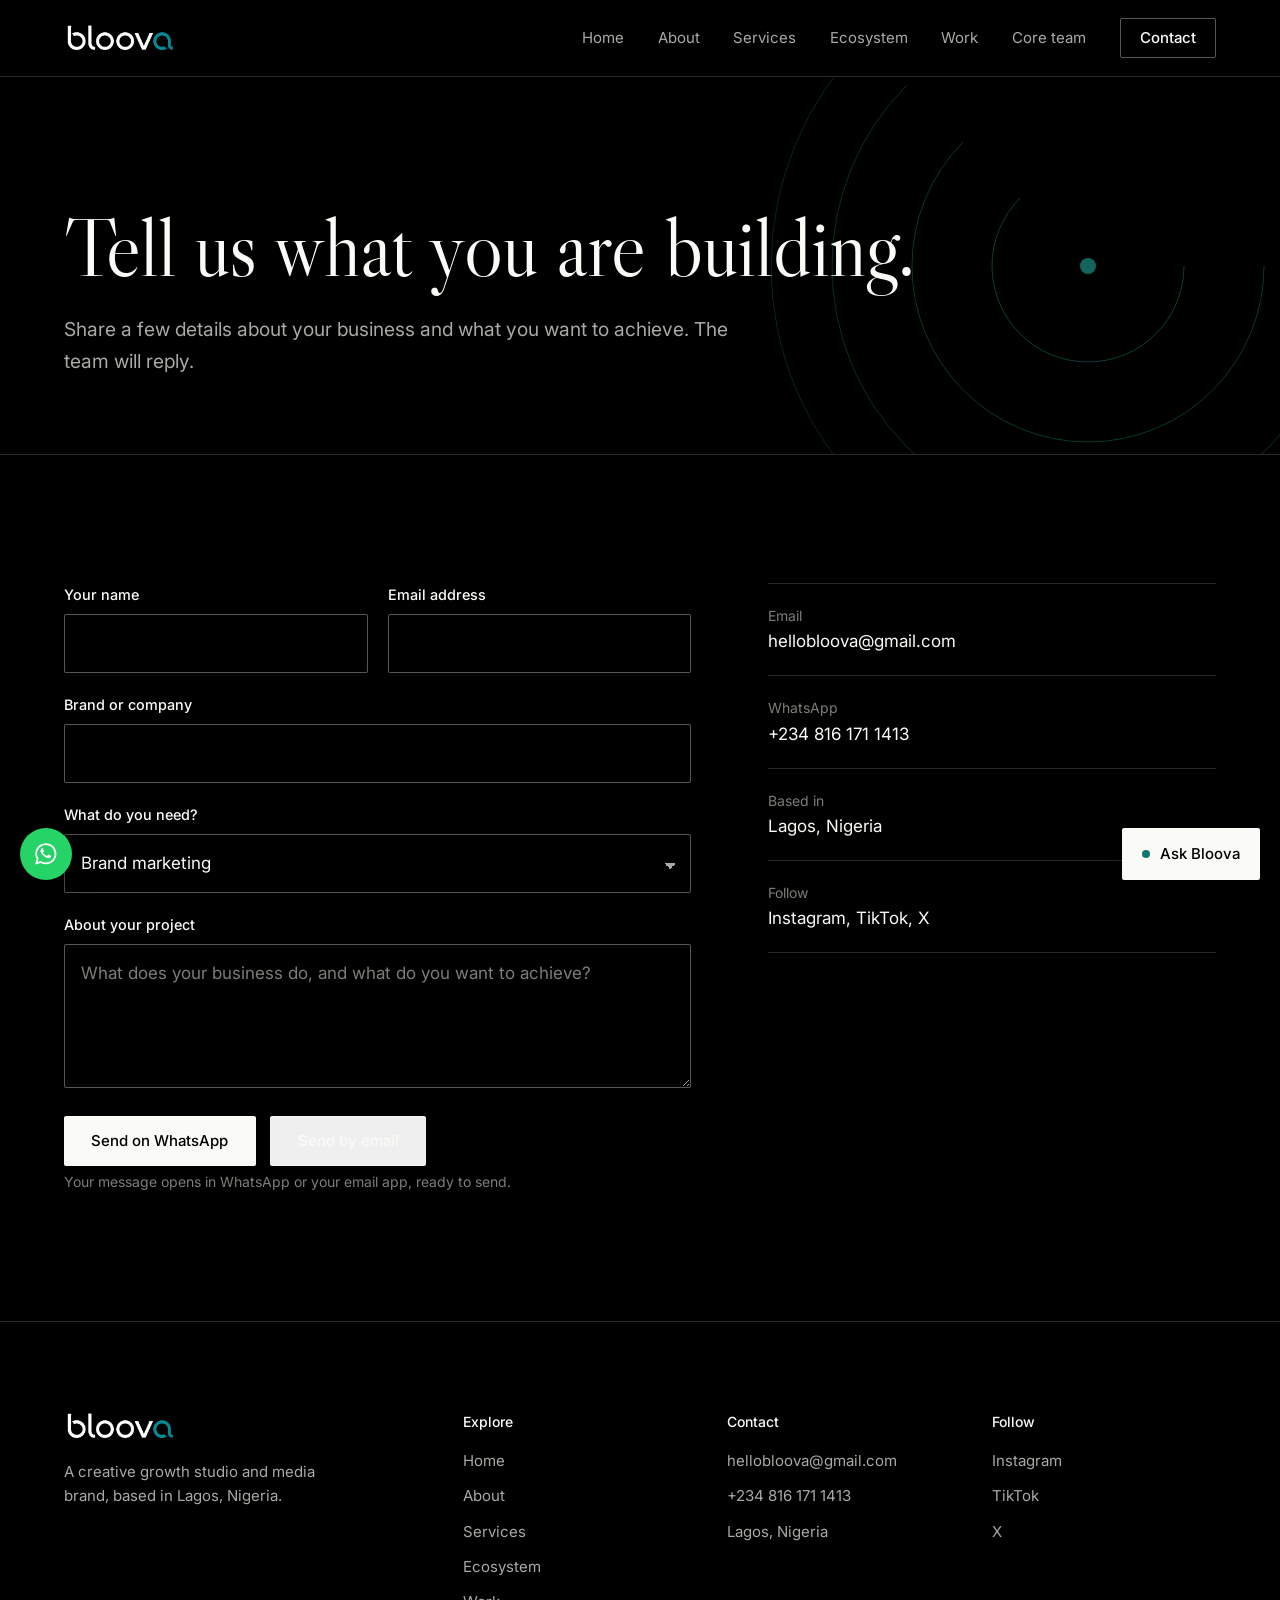
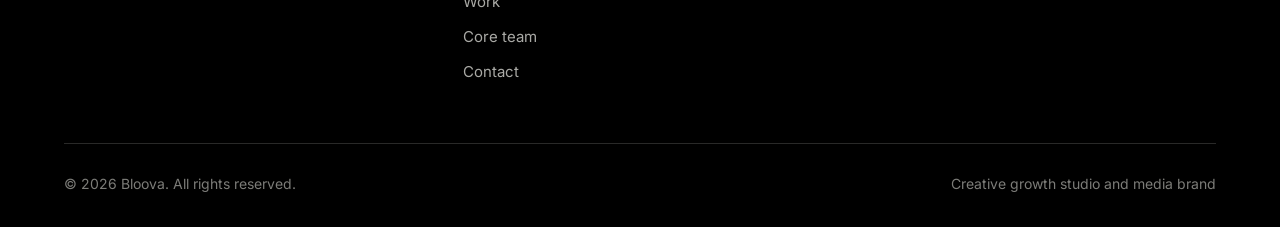
<file: contact.html>
<!DOCTYPE html>
<html lang="en">
<head>
<meta charset="utf-8">
<meta name="viewport" content="width=device-width, initial-scale=1">
<title>Contact | Bloova</title>
<meta name="description" content="Contact Bloova to start your next brand, content or growth project.">
<meta name="theme-color" content="#000000">
<meta property="og:title" content="Contact | Bloova">
<meta property="og:description" content="Contact Bloova to start your next brand, content or growth project.">
<meta property="og:type" content="website">
<link rel="icon" type="image/png" href="favicon.png">
<link rel="apple-touch-icon" href="apple-touch-icon.png">
<link rel="preconnect" href="https://fonts.googleapis.com">
<link rel="preconnect" href="https://fonts.gstatic.com" crossorigin>
<link href="https://fonts.googleapis.com/css2?family=Inter:wght@400;500&family=Libre+Caslon+Display&display=swap" rel="stylesheet">
<script>document.documentElement.classList.add('js');try{if(!sessionStorage.getItem('bloovaSplash')&&!matchMedia('(prefers-reduced-motion: reduce)').matches){document.documentElement.classList.add('splash-on','hold');setTimeout(function(){document.documentElement.classList.remove('splash-on','hold')},9000)}}catch(e){}</script>
<link rel="stylesheet" href="styles.css">
</head>
<body>
<a class="skip" href="#main">Skip to content</a>
<div class="progress" id="progress" aria-hidden="true"></div>
<div class="splash" id="splash" role="dialog" aria-label="Welcome to Bloova">
  <svg class="sp-rings" viewBox="0 0 400 400" aria-hidden="true" focusable="false">
    <circle style="--i:0" cx="200" cy="200" r="40" pathLength="1"/>
    <circle style="--i:1" cx="200" cy="200" r="78" pathLength="1"/>
    <circle style="--i:2" cx="200" cy="200" r="116" pathLength="1"/>
    <circle style="--i:3" cx="200" cy="200" r="152" pathLength="1"/>
    <circle style="--i:4" cx="200" cy="200" r="186" pathLength="1"/>
    <circle style="--i:5" cx="200" cy="200" r="198" pathLength="1"/>
  </svg>
  <div class="sp-core">
    <img class="sp-logo" src="bloova-logo.png" alt="Bloova" width="780" height="221">
    <span class="sp-rule"></span>
    <p class="sp-line">A creative growth studio and media brand</p>
    <p class="sp-line">Based in Lagos, Nigeria</p>
    <div class="sp-words" aria-hidden="true"><span>Strategy</span><span>Creativity</span><span>Technology</span><span>Growth</span></div>
  </div>
  <div class="sp-curtain t"></div><div class="sp-curtain b"></div>
  <div class="sp-foot"><span class="sp-count" id="sp-count">0</span><button class="sp-skip" type="button" id="sp-skip">Enter site</button></div>
  <div class="sp-bar"></div>
</div>
<header class="site-header">
  <div class="wrap header-inner">
    <a class="brand" href="index.html" aria-label="Bloova home"><img src="bloova-logo.png" alt="Bloova" width="140" height="40"></a>
    <button class="nav-toggle" type="button" aria-expanded="false" aria-controls="site-nav" aria-label="Open menu"><span></span><span></span><span></span></button>
    <nav class="nav" id="site-nav" aria-label="Main">
      <a href="index.html">Home</a>
      <a href="about.html">About</a>
      <a href="services.html">Services</a>
      <a href="ecosystem.html">Ecosystem</a>
      <a href="work.html">Work</a>
      <a href="team.html">Core team</a>
      <a class="btn btn-line btn-sm" href="contact.html" aria-current="page">Contact</a>
    </nav>
  </div>
</header>
<main id="main">
<section class="page-head">
  <svg class="rings" viewBox="0 0 400 400" aria-hidden="true" focusable="false">
    <circle class="ring" style="--i:0" cx="200" cy="200" r="60" pathLength="1"/>
    <circle class="ring" style="--i:1" cx="200" cy="200" r="110" pathLength="1"/>
    <circle class="ring" style="--i:2" cx="200" cy="200" r="160" pathLength="1"/>
    <circle class="ring" style="--i:3" cx="200" cy="200" r="198" pathLength="1"/>
    <circle class="dot" cx="200" cy="200" r="5"/>
  </svg>
  <div class="wrap">
    <h1>Tell us what you are building.</h1>
    <p class="lede">Share a few details about your business and what you want to achieve. The team will reply.</p>
  </div>
</section>

<section class="section">
  <div class="wrap contact-grid">
    <form id="contact-form" class="form" novalidate>
      <div class="field"><label for="name">Your name</label><input id="name" name="name" type="text" autocomplete="name" required></div>
      <div class="field"><label for="email">Email address</label><input id="email" name="email" type="email" autocomplete="email" required></div>
      <div class="field full"><label for="company">Brand or company</label><input id="company" name="company" type="text" autocomplete="organization"></div>
      <div class="field full"><label for="service">What do you need?</label>
        <select id="service" name="service">
            <option>Brand marketing</option>
            <option>Digital and social media marketing</option>
            <option>Content marketing</option>
            <option>Performance marketing</option>
            <option>SEO and brand visibility</option>
            <option>Media and editorial coverage</option>
            <option>Web and digital solutions</option>
            <option>Tech</option>
            <option>I am not sure yet</option>
        </select>
      </div>
      <div class="field full"><label for="message">About your project</label><textarea id="message" name="message" placeholder="What does your business do, and what do you want to achieve?" required></textarea></div>
      <div class="full">
        <div class="form-actions">
          <button class="btn btn-solid" type="button" data-send="whatsapp">Send on WhatsApp</button>
          <button class="btn btn-line" type="button" data-send="email">Send by email</button>
        </div>
        <p class="form-note">Your message opens in WhatsApp or your email app, ready to send.</p>
      </div>
    </form>
    <ul class="contact-list">
      <li><span class="k">Email</span><a href="mailto:hellobloova@gmail.com">hellobloova@gmail.com</a></li>
      <li><span class="k">WhatsApp</span><a href="https://wa.me/2348161711413" target="_blank" rel="noopener">+234 816 171 1413</a></li>
      <li><span class="k">Based in</span><span class="v">Lagos, Nigeria</span></li>
      <li><span class="k">Follow</span><span class="v"><a href="https://www.instagram.com/bloova.ng" target="_blank" rel="noopener">Instagram</a>, <a href="https://www.tiktok.com/@bloova.ng" target="_blank" rel="noopener">TikTok</a>, <a href="https://x.com/bloovastudio" target="_blank" rel="noopener">X</a></span></li>
    </ul>
  </div>
</section>
</main>
<footer class="site-footer">
  <div class="wrap">
    <div class="footer-grid">
      <div class="footer-brand">
        <img src="bloova-logo.png" alt="Bloova" width="140" height="40">
        <p>A creative growth studio and media brand, based in Lagos, Nigeria.</p>
      </div>
      <div class="footer-col">
        <h4>Explore</h4>
        <a href="index.html">Home</a>
        <a href="about.html">About</a>
        <a href="services.html">Services</a>
        <a href="ecosystem.html">Ecosystem</a>
        <a href="work.html">Work</a>
        <a href="team.html">Core team</a>
        <a href="contact.html">Contact</a>
      </div>
      <div class="footer-col">
        <h4>Contact</h4>
        <a href="mailto:hellobloova@gmail.com">hellobloova@gmail.com</a>
        <a href="https://wa.me/2348161711413" target="_blank" rel="noopener">+234 816 171 1413</a>
        <p>Lagos, Nigeria</p>
      </div>
      <div class="footer-col">
        <h4>Follow</h4>
        <a href="https://www.instagram.com/bloova.ng" target="_blank" rel="noopener">Instagram</a>
        <a href="https://www.tiktok.com/@bloova.ng" target="_blank" rel="noopener">TikTok</a>
        <a href="https://x.com/bloovastudio" target="_blank" rel="noopener">X</a>
      </div>
    </div>
    <div class="footer-base">
      <span>&copy; <span data-year>2026</span> Bloova. All rights reserved.</span>
      <span>Creative growth studio and media brand</span>
    </div>
  </div>
</footer>
<a class="wa" href="https://wa.me/2348161711413" target="_blank" rel="noopener" aria-label="Chat with Bloova on WhatsApp"><svg viewBox="0 0 24 24" aria-hidden="true"><path d="M12.04 2C6.58 2 2.13 6.45 2.13 11.91c0 1.75.46 3.45 1.32 4.95L2.05 22l5.25-1.38a9.9 9.9 0 0 0 4.74 1.21h.01c5.46 0 9.9-4.45 9.9-9.91 0-2.65-1.03-5.14-2.9-7.01A9.87 9.87 0 0 0 12.04 2m0 1.67c2.2 0 4.27.86 5.82 2.42a8.18 8.18 0 0 1 2.41 5.82c0 4.54-3.7 8.24-8.24 8.24a8.2 8.2 0 0 1-4.19-1.15l-.3-.18-3.12.82.83-3.04-.2-.31a8.18 8.18 0 0 1-1.25-4.38c0-4.54 3.7-8.24 8.24-8.24M8.53 6.9c-.16 0-.43.06-.66.31s-.86.84-.86 2.05.88 2.38 1 2.55c.13.17 1.72 2.63 4.16 3.68.58.25 1.03.4 1.39.51.58.19 1.11.16 1.53.1.47-.07 1.44-.59 1.64-1.16.2-.57.2-1.06.14-1.16-.06-.1-.23-.16-.48-.28s-1.44-.71-1.67-.79-.39-.12-.55.12-.63.79-.77.95-.28.18-.53.06c-.25-.13-1.04-.38-1.98-1.22-.73-.65-1.22-1.46-1.37-1.7s-.02-.39.11-.51c.11-.11.25-.29.37-.43.12-.14.16-.24.24-.4s.04-.3-.02-.42c-.06-.13-.55-1.35-.76-1.84-.2-.48-.4-.42-.55-.42h-.4"/></svg></a>
<script src="script.js"></script>
<script src="chat.js"></script>
</body>
</html>
</file>
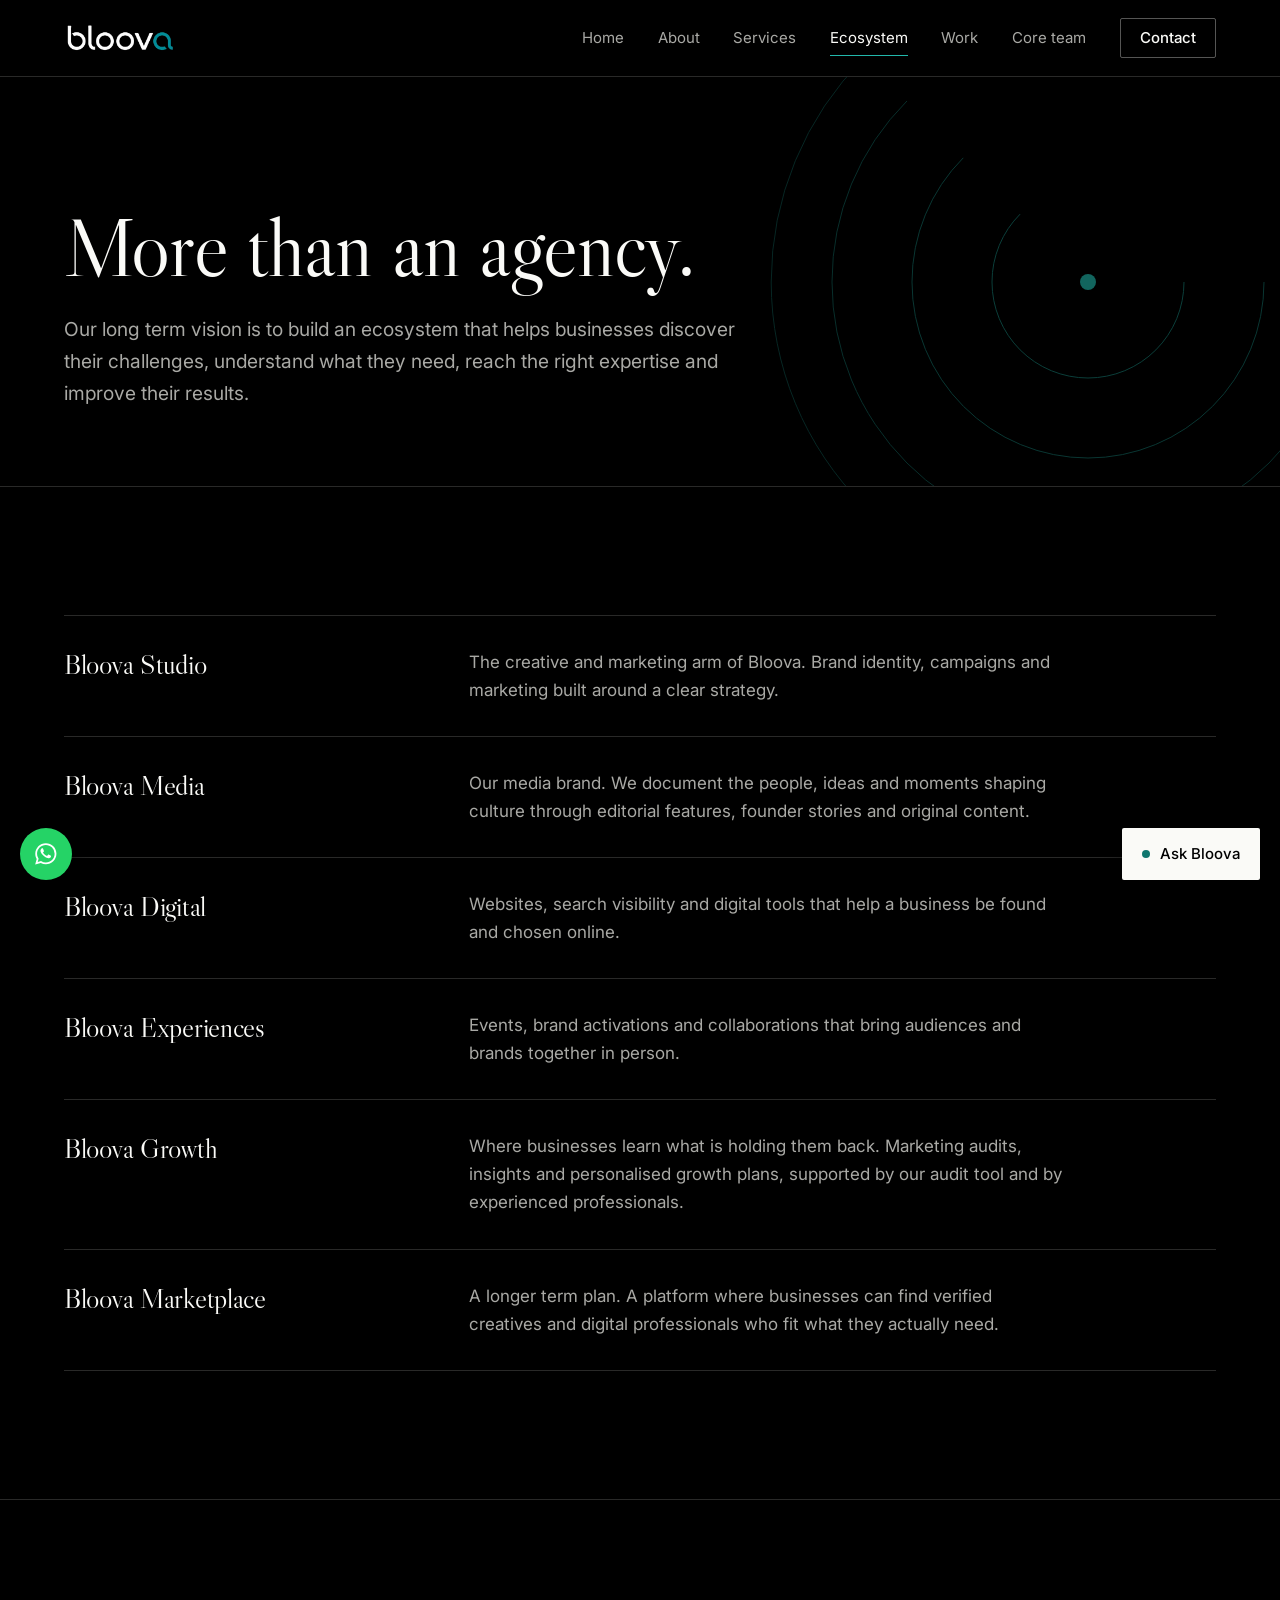
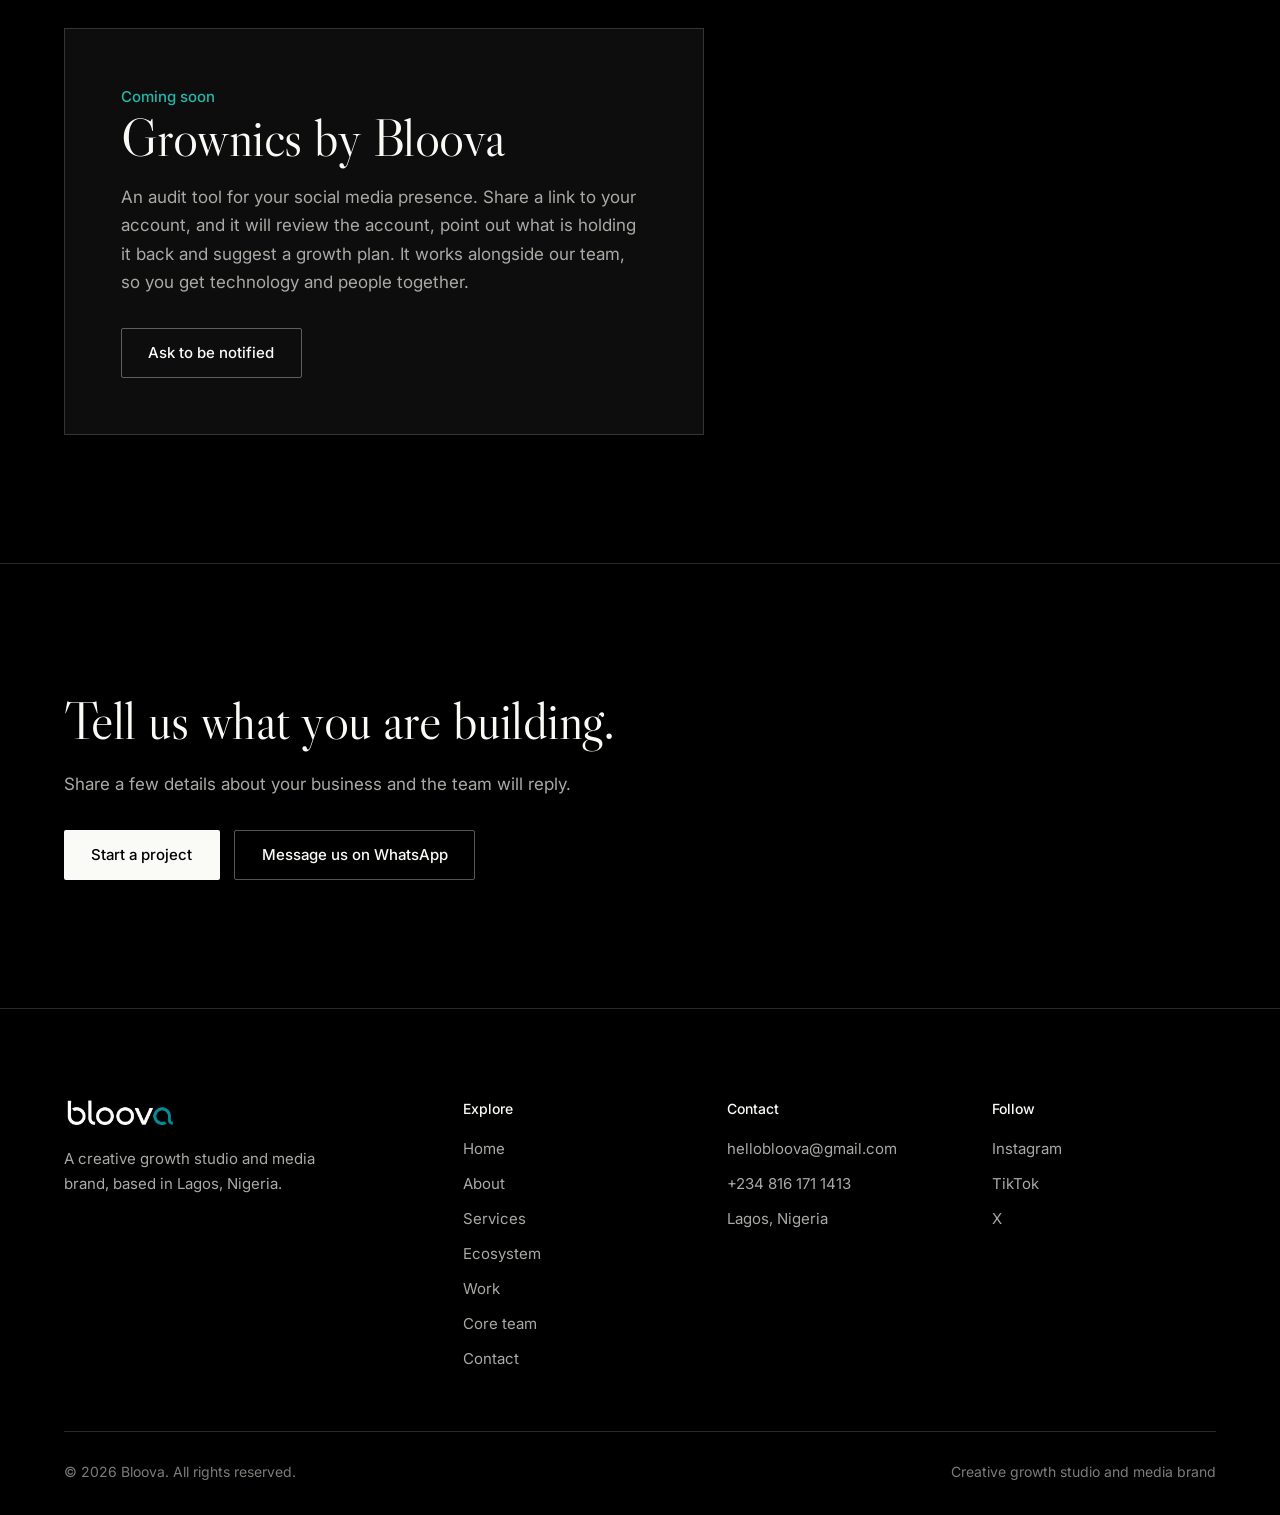
<file: ecosystem.html>
<!DOCTYPE html>
<html lang="en">
<head>
<meta charset="utf-8">
<meta name="viewport" content="width=device-width, initial-scale=1">
<title>Ecosystem | Bloova</title>
<meta name="description" content="The Bloova ecosystem: Studio, Media, Digital, Experiences, Growth and Marketplace.">
<meta name="theme-color" content="#000000">
<meta property="og:title" content="Ecosystem | Bloova">
<meta property="og:description" content="The Bloova ecosystem: Studio, Media, Digital, Experiences, Growth and Marketplace.">
<meta property="og:type" content="website">
<link rel="icon" type="image/png" href="favicon.png">
<link rel="apple-touch-icon" href="apple-touch-icon.png">
<link rel="preconnect" href="https://fonts.googleapis.com">
<link rel="preconnect" href="https://fonts.gstatic.com" crossorigin>
<link href="https://fonts.googleapis.com/css2?family=Inter:wght@400;500&family=Libre+Caslon+Display&display=swap" rel="stylesheet">
<script>document.documentElement.classList.add('js');try{if(!sessionStorage.getItem('bloovaSplash')&&!matchMedia('(prefers-reduced-motion: reduce)').matches){document.documentElement.classList.add('splash-on','hold');setTimeout(function(){document.documentElement.classList.remove('splash-on','hold')},9000)}}catch(e){}</script>
<link rel="stylesheet" href="styles.css">
</head>
<body>
<a class="skip" href="#main">Skip to content</a>
<div class="progress" id="progress" aria-hidden="true"></div>
<div class="splash" id="splash" role="dialog" aria-label="Welcome to Bloova">
  <svg class="sp-rings" viewBox="0 0 400 400" aria-hidden="true" focusable="false">
    <circle style="--i:0" cx="200" cy="200" r="40" pathLength="1"/>
    <circle style="--i:1" cx="200" cy="200" r="78" pathLength="1"/>
    <circle style="--i:2" cx="200" cy="200" r="116" pathLength="1"/>
    <circle style="--i:3" cx="200" cy="200" r="152" pathLength="1"/>
    <circle style="--i:4" cx="200" cy="200" r="186" pathLength="1"/>
    <circle style="--i:5" cx="200" cy="200" r="198" pathLength="1"/>
  </svg>
  <div class="sp-core">
    <img class="sp-logo" src="bloova-logo.png" alt="Bloova" width="780" height="221">
    <span class="sp-rule"></span>
    <p class="sp-line">A creative growth studio and media brand</p>
    <p class="sp-line">Based in Lagos, Nigeria</p>
    <div class="sp-words" aria-hidden="true"><span>Strategy</span><span>Creativity</span><span>Technology</span><span>Growth</span></div>
  </div>
  <div class="sp-curtain t"></div><div class="sp-curtain b"></div>
  <div class="sp-foot"><span class="sp-count" id="sp-count">0</span><button class="sp-skip" type="button" id="sp-skip">Enter site</button></div>
  <div class="sp-bar"></div>
</div>
<header class="site-header">
  <div class="wrap header-inner">
    <a class="brand" href="index.html" aria-label="Bloova home"><img src="bloova-logo.png" alt="Bloova" width="140" height="40"></a>
    <button class="nav-toggle" type="button" aria-expanded="false" aria-controls="site-nav" aria-label="Open menu"><span></span><span></span><span></span></button>
    <nav class="nav" id="site-nav" aria-label="Main">
      <a href="index.html">Home</a>
      <a href="about.html">About</a>
      <a href="services.html">Services</a>
      <a href="ecosystem.html" aria-current="page">Ecosystem</a>
      <a href="work.html">Work</a>
      <a href="team.html">Core team</a>
      <a class="btn btn-line btn-sm" href="contact.html">Contact</a>
    </nav>
  </div>
</header>
<main id="main">
<section class="page-head">
  <svg class="rings" viewBox="0 0 400 400" aria-hidden="true" focusable="false">
    <circle class="ring" style="--i:0" cx="200" cy="200" r="60" pathLength="1"/>
    <circle class="ring" style="--i:1" cx="200" cy="200" r="110" pathLength="1"/>
    <circle class="ring" style="--i:2" cx="200" cy="200" r="160" pathLength="1"/>
    <circle class="ring" style="--i:3" cx="200" cy="200" r="198" pathLength="1"/>
    <circle class="dot" cx="200" cy="200" r="5"/>
  </svg>
  <div class="wrap">
    <h1>More than an agency.</h1>
    <p class="lede">Our long term vision is to build an ecosystem that helps businesses discover their challenges, understand what they need, reach the right expertise and improve their results.</p>
  </div>
</section>

<section class="section">
  <div class="wrap">
    <div class="rows">
      <div class="row"><h3>Bloova Studio</h3><div><p>The creative and marketing arm of Bloova. Brand identity, campaigns and marketing built around a clear strategy.</p></div></div>
      <div class="row"><h3>Bloova Media</h3><div><p>Our media brand. We document the people, ideas and moments shaping culture through editorial features, founder stories and original content.</p></div></div>
      <div class="row"><h3>Bloova Digital</h3><div><p>Websites, search visibility and digital tools that help a business be found and chosen online.</p></div></div>
      <div class="row"><h3>Bloova Experiences</h3><div><p>Events, brand activations and collaborations that bring audiences and brands together in person.</p></div></div>
      <div class="row"><h3>Bloova Growth</h3><div><p>Where businesses learn what is holding them back. Marketing audits, insights and personalised growth plans, supported by our audit tool and by experienced professionals.</p></div></div>
      <div class="row"><h3>Bloova Marketplace</h3><div><p>A longer term plan. A platform where businesses can find verified creatives and digital professionals who fit what they actually need.</p></div></div>
    </div>
  </div>
</section>

<section class="section">
  <div class="wrap">
    <div class="soon-panel">
      <p class="small">Coming soon</p>
      <h2>Grownics by Bloova</h2>
      <p>An audit tool for your social media presence. Share a link to your account, and it will review the account, point out what is holding it back and suggest a growth plan. It works alongside our team, so you get technology and people together.</p>
      <div class="cta-actions"><a class="btn btn-line" href="contact.html">Ask to be notified</a></div>
    </div>
  </div>
</section>

<section class="section cta">
  <div class="wrap">
    <h2>Tell us what you are building.</h2>
    <p>Share a few details about your business and the team will reply.</p>
    <div class="cta-actions">
      <a class="btn btn-solid" href="contact.html">Start a project</a>
      <a class="btn btn-line" href="https://wa.me/2348161711413" target="_blank" rel="noopener">Message us on WhatsApp</a>
    </div>
  </div>
</section>

</main>
<footer class="site-footer">
  <div class="wrap">
    <div class="footer-grid">
      <div class="footer-brand">
        <img src="bloova-logo.png" alt="Bloova" width="140" height="40">
        <p>A creative growth studio and media brand, based in Lagos, Nigeria.</p>
      </div>
      <div class="footer-col">
        <h4>Explore</h4>
        <a href="index.html">Home</a>
        <a href="about.html">About</a>
        <a href="services.html">Services</a>
        <a href="ecosystem.html">Ecosystem</a>
        <a href="work.html">Work</a>
        <a href="team.html">Core team</a>
        <a href="contact.html">Contact</a>
      </div>
      <div class="footer-col">
        <h4>Contact</h4>
        <a href="mailto:hellobloova@gmail.com">hellobloova@gmail.com</a>
        <a href="https://wa.me/2348161711413" target="_blank" rel="noopener">+234 816 171 1413</a>
        <p>Lagos, Nigeria</p>
      </div>
      <div class="footer-col">
        <h4>Follow</h4>
        <a href="https://www.instagram.com/bloova.ng" target="_blank" rel="noopener">Instagram</a>
        <a href="https://www.tiktok.com/@bloova.ng" target="_blank" rel="noopener">TikTok</a>
        <a href="https://x.com/bloovastudio" target="_blank" rel="noopener">X</a>
      </div>
    </div>
    <div class="footer-base">
      <span>&copy; <span data-year>2026</span> Bloova. All rights reserved.</span>
      <span>Creative growth studio and media brand</span>
    </div>
  </div>
</footer>
<a class="wa" href="https://wa.me/2348161711413" target="_blank" rel="noopener" aria-label="Chat with Bloova on WhatsApp"><svg viewBox="0 0 24 24" aria-hidden="true"><path d="M12.04 2C6.58 2 2.13 6.45 2.13 11.91c0 1.75.46 3.45 1.32 4.95L2.05 22l5.25-1.38a9.9 9.9 0 0 0 4.74 1.21h.01c5.46 0 9.9-4.45 9.9-9.91 0-2.65-1.03-5.14-2.9-7.01A9.87 9.87 0 0 0 12.04 2m0 1.67c2.2 0 4.27.86 5.82 2.42a8.18 8.18 0 0 1 2.41 5.82c0 4.54-3.7 8.24-8.24 8.24a8.2 8.2 0 0 1-4.19-1.15l-.3-.18-3.12.82.83-3.04-.2-.31a8.18 8.18 0 0 1-1.25-4.38c0-4.54 3.7-8.24 8.24-8.24M8.53 6.9c-.16 0-.43.06-.66.31s-.86.84-.86 2.05.88 2.38 1 2.55c.13.17 1.72 2.63 4.16 3.68.58.25 1.03.4 1.39.51.58.19 1.11.16 1.53.1.47-.07 1.44-.59 1.64-1.16.2-.57.2-1.06.14-1.16-.06-.1-.23-.16-.48-.28s-1.44-.71-1.67-.79-.39-.12-.55.12-.63.79-.77.95-.28.18-.53.06c-.25-.13-1.04-.38-1.98-1.22-.73-.65-1.22-1.46-1.37-1.7s-.02-.39.11-.51c.11-.11.25-.29.37-.43.12-.14.16-.24.24-.4s.04-.3-.02-.42c-.06-.13-.55-1.35-.76-1.84-.2-.48-.4-.42-.55-.42h-.4"/></svg></a>
<script src="script.js"></script>
<script src="chat.js"></script>
</body>
</html>
</file>
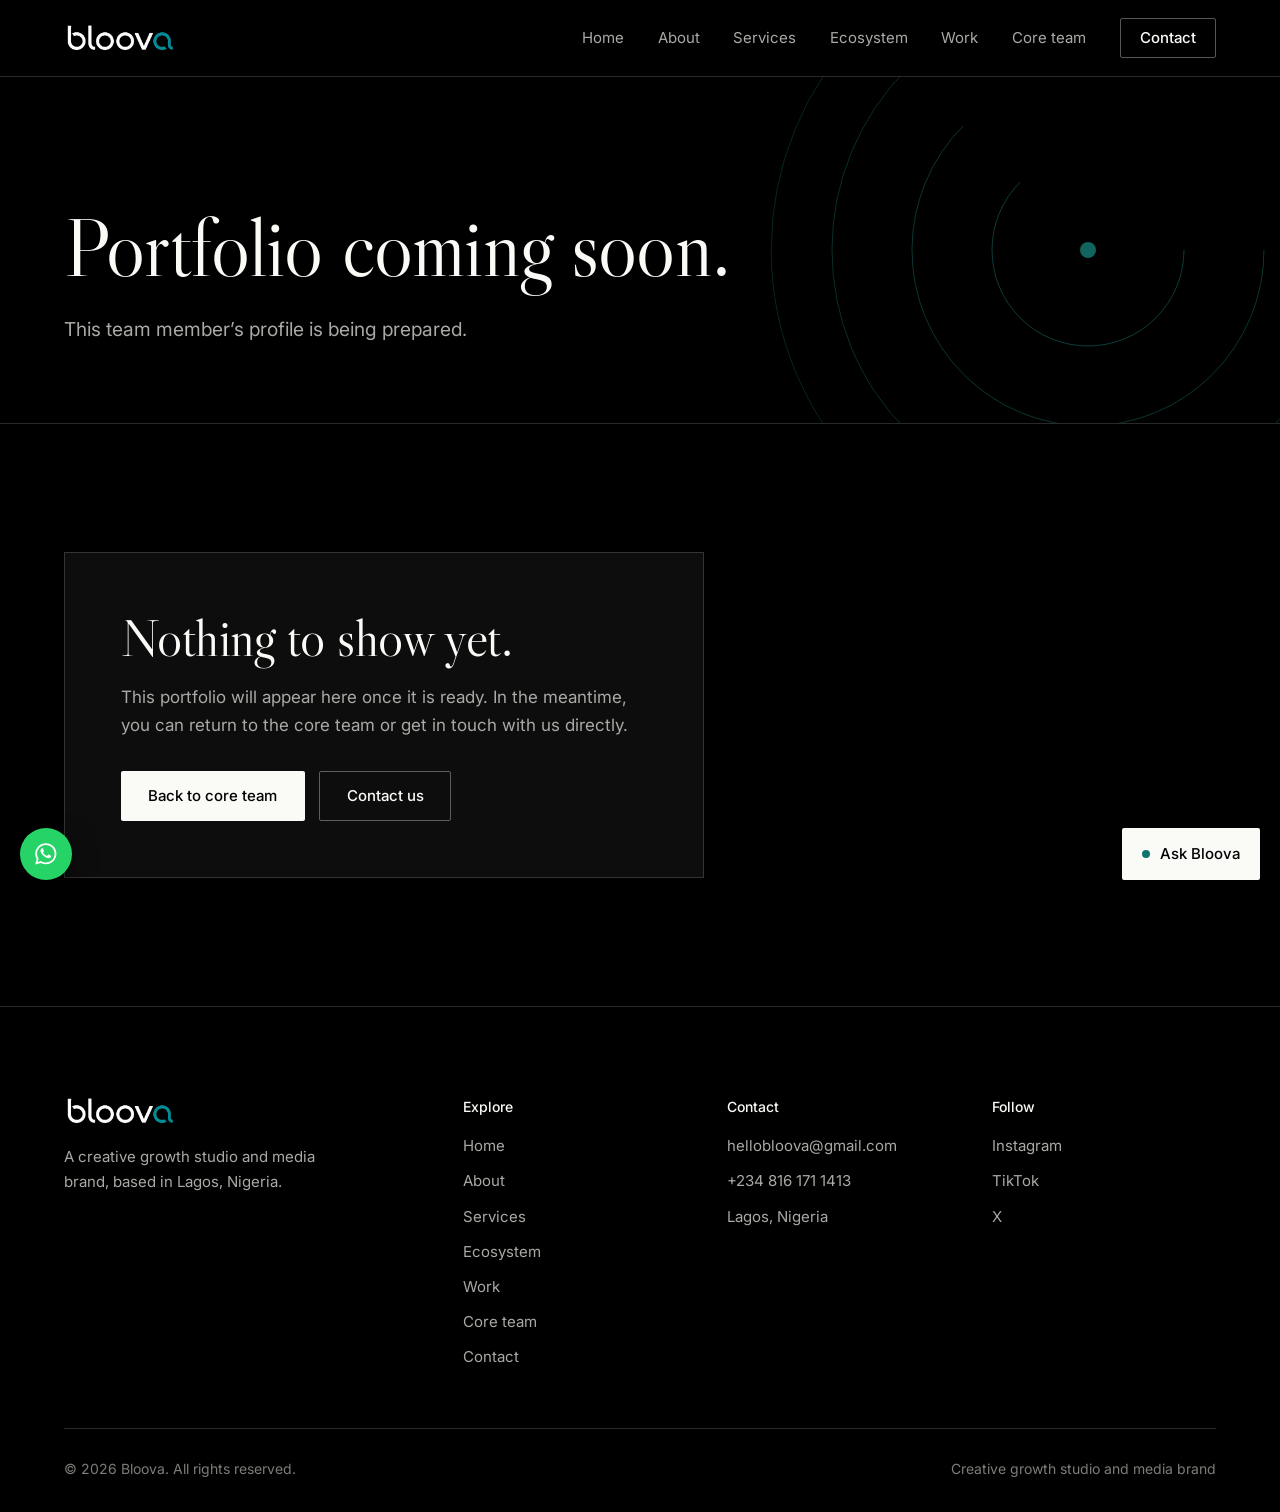
<file: member.html>
<!DOCTYPE html>
<html lang="en">
<head>
<meta charset="utf-8">
<meta name="viewport" content="width=device-width, initial-scale=1">
<title>Portfolio coming soon | Bloova</title>
<meta name="description" content="This portfolio is coming soon.">
<meta name="theme-color" content="#000000">
<meta property="og:title" content="Portfolio coming soon | Bloova">
<meta property="og:description" content="This portfolio is coming soon.">
<meta property="og:type" content="website">
<link rel="icon" type="image/png" href="favicon.png">
<link rel="apple-touch-icon" href="apple-touch-icon.png">
<link rel="preconnect" href="https://fonts.googleapis.com">
<link rel="preconnect" href="https://fonts.gstatic.com" crossorigin>
<link href="https://fonts.googleapis.com/css2?family=Inter:wght@400;500&family=Libre+Caslon+Display&display=swap" rel="stylesheet">
<script>document.documentElement.classList.add('js');try{if(!sessionStorage.getItem('bloovaSplash')&&!matchMedia('(prefers-reduced-motion: reduce)').matches){document.documentElement.classList.add('splash-on','hold');setTimeout(function(){document.documentElement.classList.remove('splash-on','hold')},9000)}}catch(e){}</script>
<link rel="stylesheet" href="styles.css">
</head>
<body>
<a class="skip" href="#main">Skip to content</a>
<div class="progress" id="progress" aria-hidden="true"></div>
<div class="splash" id="splash" role="dialog" aria-label="Welcome to Bloova">
  <svg class="sp-rings" viewBox="0 0 400 400" aria-hidden="true" focusable="false">
    <circle style="--i:0" cx="200" cy="200" r="40" pathLength="1"/>
    <circle style="--i:1" cx="200" cy="200" r="78" pathLength="1"/>
    <circle style="--i:2" cx="200" cy="200" r="116" pathLength="1"/>
    <circle style="--i:3" cx="200" cy="200" r="152" pathLength="1"/>
    <circle style="--i:4" cx="200" cy="200" r="186" pathLength="1"/>
    <circle style="--i:5" cx="200" cy="200" r="198" pathLength="1"/>
  </svg>
  <div class="sp-core">
    <img class="sp-logo" src="bloova-logo.png" alt="Bloova" width="780" height="221">
    <span class="sp-rule"></span>
    <p class="sp-line">A creative growth studio and media brand</p>
    <p class="sp-line">Based in Lagos, Nigeria</p>
    <div class="sp-words" aria-hidden="true"><span>Strategy</span><span>Creativity</span><span>Technology</span><span>Growth</span></div>
  </div>
  <div class="sp-curtain t"></div><div class="sp-curtain b"></div>
  <div class="sp-foot"><span class="sp-count" id="sp-count">0</span><button class="sp-skip" type="button" id="sp-skip">Enter site</button></div>
  <div class="sp-bar"></div>
</div>
<header class="site-header">
  <div class="wrap header-inner">
    <a class="brand" href="index.html" aria-label="Bloova home"><img src="bloova-logo.png" alt="Bloova" width="140" height="40"></a>
    <button class="nav-toggle" type="button" aria-expanded="false" aria-controls="site-nav" aria-label="Open menu"><span></span><span></span><span></span></button>
    <nav class="nav" id="site-nav" aria-label="Main">
      <a href="index.html">Home</a>
      <a href="about.html">About</a>
      <a href="services.html">Services</a>
      <a href="ecosystem.html">Ecosystem</a>
      <a href="work.html">Work</a>
      <a href="team.html">Core team</a>
      <a class="btn btn-line btn-sm" href="contact.html">Contact</a>
    </nav>
  </div>
</header>
<main id="main">
<section class="page-head">
  <svg class="rings" viewBox="0 0 400 400" aria-hidden="true" focusable="false">
    <circle class="ring" style="--i:0" cx="200" cy="200" r="60" pathLength="1"/>
    <circle class="ring" style="--i:1" cx="200" cy="200" r="110" pathLength="1"/>
    <circle class="ring" style="--i:2" cx="200" cy="200" r="160" pathLength="1"/>
    <circle class="ring" style="--i:3" cx="200" cy="200" r="198" pathLength="1"/>
    <circle class="dot" cx="200" cy="200" r="5"/>
  </svg>
  <div class="wrap">
    <h1>Portfolio coming soon.</h1>
    <p class="lede">This team member&rsquo;s profile is being prepared.</p>
  </div>
</section>

<section class="section">
  <div class="wrap">
    <div class="soon-panel">
      <h2>Nothing to show yet.</h2>
      <p>This portfolio will appear here once it is ready. In the meantime, you can return to the core team or get in touch with us directly.</p>
      <div class="cta-actions">
        <a class="btn btn-solid" href="team.html">Back to core team</a>
        <a class="btn btn-line" href="contact.html">Contact us</a>
      </div>
    </div>
  </div>
</section>
</main>
<footer class="site-footer">
  <div class="wrap">
    <div class="footer-grid">
      <div class="footer-brand">
        <img src="bloova-logo.png" alt="Bloova" width="140" height="40">
        <p>A creative growth studio and media brand, based in Lagos, Nigeria.</p>
      </div>
      <div class="footer-col">
        <h4>Explore</h4>
        <a href="index.html">Home</a>
        <a href="about.html">About</a>
        <a href="services.html">Services</a>
        <a href="ecosystem.html">Ecosystem</a>
        <a href="work.html">Work</a>
        <a href="team.html">Core team</a>
        <a href="contact.html">Contact</a>
      </div>
      <div class="footer-col">
        <h4>Contact</h4>
        <a href="mailto:hellobloova@gmail.com">hellobloova@gmail.com</a>
        <a href="https://wa.me/2348161711413" target="_blank" rel="noopener">+234 816 171 1413</a>
        <p>Lagos, Nigeria</p>
      </div>
      <div class="footer-col">
        <h4>Follow</h4>
        <a href="https://www.instagram.com/bloova.ng" target="_blank" rel="noopener">Instagram</a>
        <a href="https://www.tiktok.com/@bloova.ng" target="_blank" rel="noopener">TikTok</a>
        <a href="https://x.com/bloovastudio" target="_blank" rel="noopener">X</a>
      </div>
    </div>
    <div class="footer-base">
      <span>&copy; <span data-year>2026</span> Bloova. All rights reserved.</span>
      <span>Creative growth studio and media brand</span>
    </div>
  </div>
</footer>
<a class="wa" href="https://wa.me/2348161711413" target="_blank" rel="noopener" aria-label="Chat with Bloova on WhatsApp"><svg viewBox="0 0 24 24" aria-hidden="true"><path d="M12.04 2C6.58 2 2.13 6.45 2.13 11.91c0 1.75.46 3.45 1.32 4.95L2.05 22l5.25-1.38a9.9 9.9 0 0 0 4.74 1.21h.01c5.46 0 9.9-4.45 9.9-9.91 0-2.65-1.03-5.14-2.9-7.01A9.87 9.87 0 0 0 12.04 2m0 1.67c2.2 0 4.27.86 5.82 2.42a8.18 8.18 0 0 1 2.41 5.82c0 4.54-3.7 8.24-8.24 8.24a8.2 8.2 0 0 1-4.19-1.15l-.3-.18-3.12.82.83-3.04-.2-.31a8.18 8.18 0 0 1-1.25-4.38c0-4.54 3.7-8.24 8.24-8.24M8.53 6.9c-.16 0-.43.06-.66.31s-.86.84-.86 2.05.88 2.38 1 2.55c.13.17 1.72 2.63 4.16 3.68.58.25 1.03.4 1.39.51.58.19 1.11.16 1.53.1.47-.07 1.44-.59 1.64-1.16.2-.57.2-1.06.14-1.16-.06-.1-.23-.16-.48-.28s-1.44-.71-1.67-.79-.39-.12-.55.12-.63.79-.77.95-.28.18-.53.06c-.25-.13-1.04-.38-1.98-1.22-.73-.65-1.22-1.46-1.37-1.7s-.02-.39.11-.51c.11-.11.25-.29.37-.43.12-.14.16-.24.24-.4s.04-.3-.02-.42c-.06-.13-.55-1.35-.76-1.84-.2-.48-.4-.42-.55-.42h-.4"/></svg></a>
<script src="script.js"></script>
<script src="chat.js"></script>
</body>
</html>
</file>
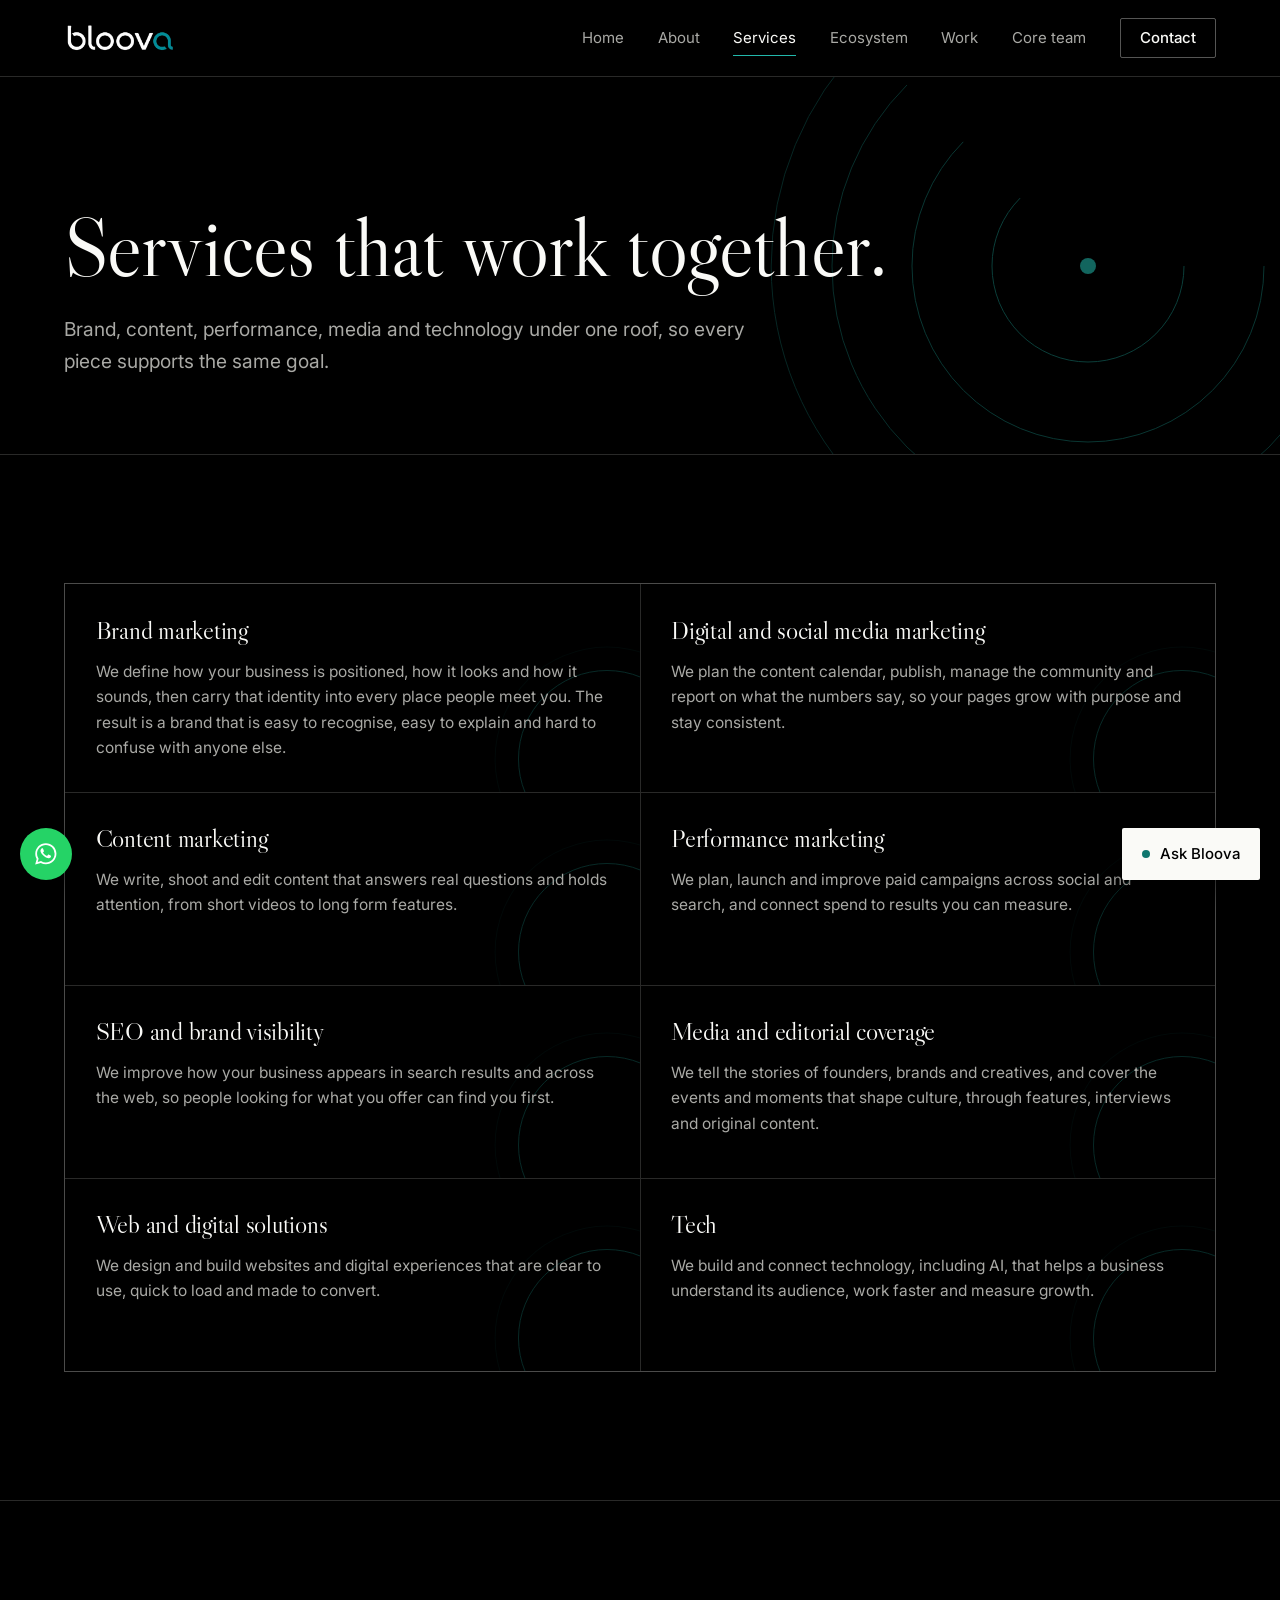
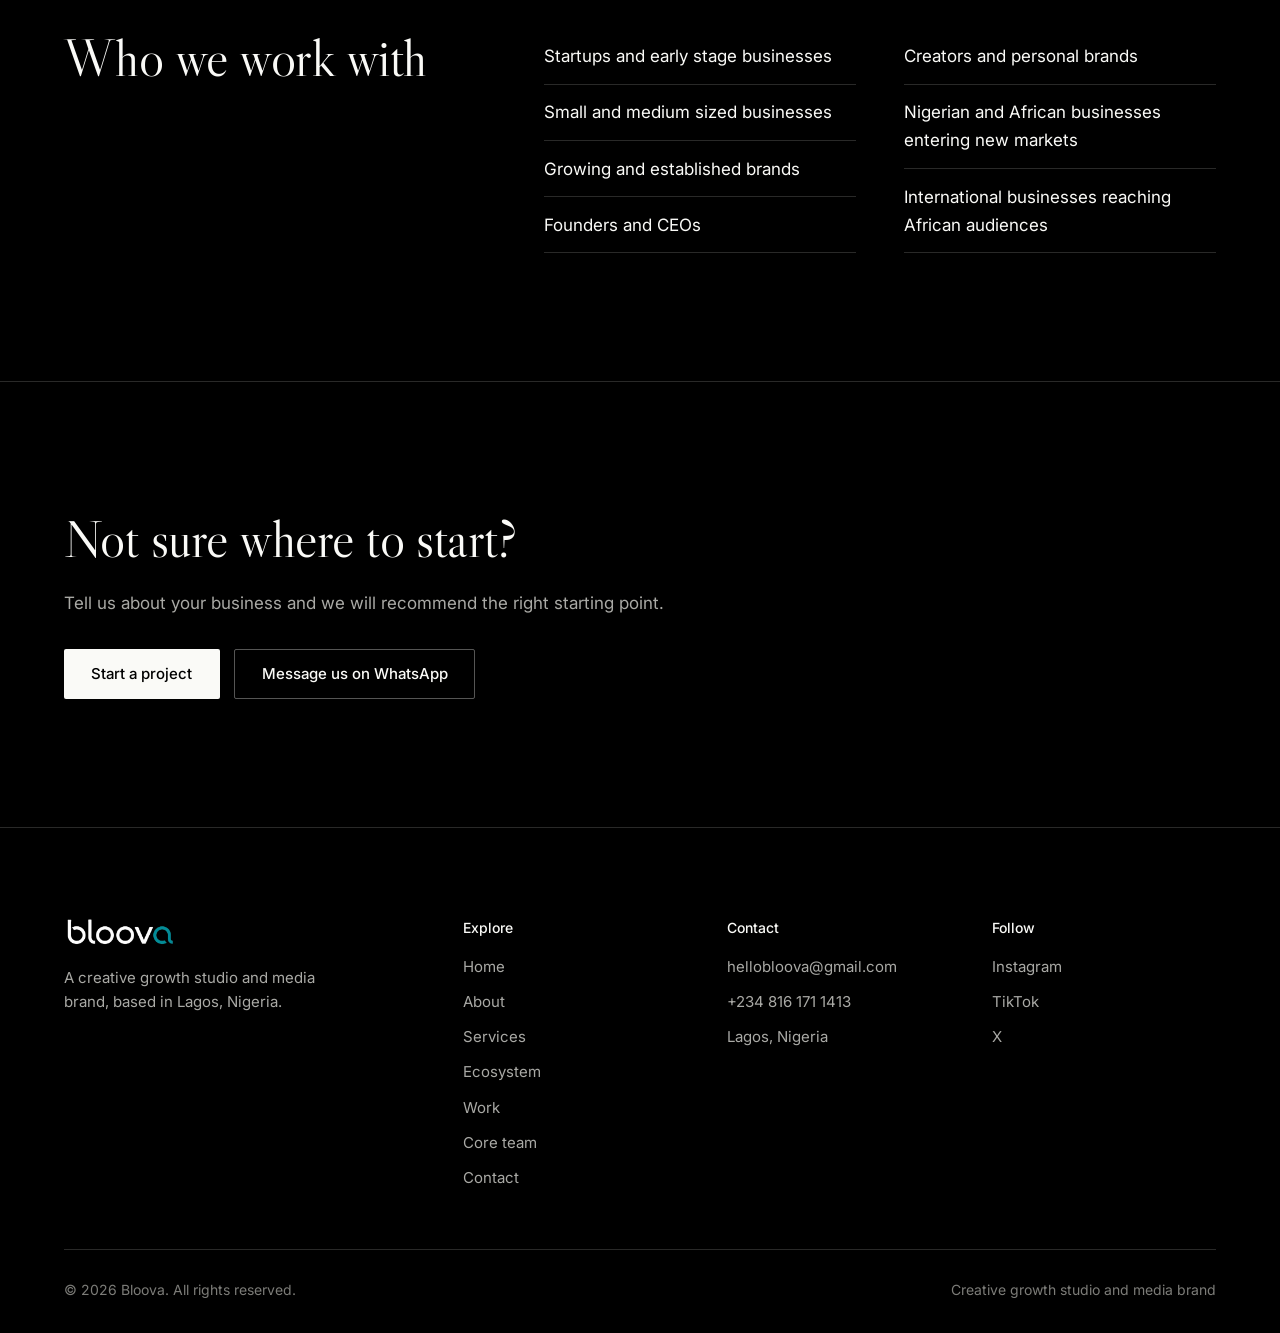
<file: services.html>
<!DOCTYPE html>
<html lang="en">
<head>
<meta charset="utf-8">
<meta name="viewport" content="width=device-width, initial-scale=1">
<title>Services | Bloova</title>
<meta name="description" content="Brand marketing, digital and social media, content, performance marketing, SEO, media and editorial, web and digital solutions, and tech from Bloova.">
<meta name="theme-color" content="#000000">
<meta property="og:title" content="Services | Bloova">
<meta property="og:description" content="Brand marketing, digital and social media, content, performance marketing, SEO, media and editorial, web and digital solutions, and tech from Bloova.">
<meta property="og:type" content="website">
<link rel="icon" type="image/png" href="favicon.png">
<link rel="apple-touch-icon" href="apple-touch-icon.png">
<link rel="preconnect" href="https://fonts.googleapis.com">
<link rel="preconnect" href="https://fonts.gstatic.com" crossorigin>
<link href="https://fonts.googleapis.com/css2?family=Inter:wght@400;500&family=Libre+Caslon+Display&display=swap" rel="stylesheet">
<script>document.documentElement.classList.add('js');try{if(!sessionStorage.getItem('bloovaSplash')&&!matchMedia('(prefers-reduced-motion: reduce)').matches){document.documentElement.classList.add('splash-on','hold');setTimeout(function(){document.documentElement.classList.remove('splash-on','hold')},9000)}}catch(e){}</script>
<link rel="stylesheet" href="styles.css">
</head>
<body>
<a class="skip" href="#main">Skip to content</a>
<div class="progress" id="progress" aria-hidden="true"></div>
<div class="splash" id="splash" role="dialog" aria-label="Welcome to Bloova">
  <svg class="sp-rings" viewBox="0 0 400 400" aria-hidden="true" focusable="false">
    <circle style="--i:0" cx="200" cy="200" r="40" pathLength="1"/>
    <circle style="--i:1" cx="200" cy="200" r="78" pathLength="1"/>
    <circle style="--i:2" cx="200" cy="200" r="116" pathLength="1"/>
    <circle style="--i:3" cx="200" cy="200" r="152" pathLength="1"/>
    <circle style="--i:4" cx="200" cy="200" r="186" pathLength="1"/>
    <circle style="--i:5" cx="200" cy="200" r="198" pathLength="1"/>
  </svg>
  <div class="sp-core">
    <img class="sp-logo" src="bloova-logo.png" alt="Bloova" width="780" height="221">
    <span class="sp-rule"></span>
    <p class="sp-line">A creative growth studio and media brand</p>
    <p class="sp-line">Based in Lagos, Nigeria</p>
    <div class="sp-words" aria-hidden="true"><span>Strategy</span><span>Creativity</span><span>Technology</span><span>Growth</span></div>
  </div>
  <div class="sp-curtain t"></div><div class="sp-curtain b"></div>
  <div class="sp-foot"><span class="sp-count" id="sp-count">0</span><button class="sp-skip" type="button" id="sp-skip">Enter site</button></div>
  <div class="sp-bar"></div>
</div>
<header class="site-header">
  <div class="wrap header-inner">
    <a class="brand" href="index.html" aria-label="Bloova home"><img src="bloova-logo.png" alt="Bloova" width="140" height="40"></a>
    <button class="nav-toggle" type="button" aria-expanded="false" aria-controls="site-nav" aria-label="Open menu"><span></span><span></span><span></span></button>
    <nav class="nav" id="site-nav" aria-label="Main">
      <a href="index.html">Home</a>
      <a href="about.html">About</a>
      <a href="services.html" aria-current="page">Services</a>
      <a href="ecosystem.html">Ecosystem</a>
      <a href="work.html">Work</a>
      <a href="team.html">Core team</a>
      <a class="btn btn-line btn-sm" href="contact.html">Contact</a>
    </nav>
  </div>
</header>
<main id="main">
<section class="page-head">
  <svg class="rings" viewBox="0 0 400 400" aria-hidden="true" focusable="false">
    <circle class="ring" style="--i:0" cx="200" cy="200" r="60" pathLength="1"/>
    <circle class="ring" style="--i:1" cx="200" cy="200" r="110" pathLength="1"/>
    <circle class="ring" style="--i:2" cx="200" cy="200" r="160" pathLength="1"/>
    <circle class="ring" style="--i:3" cx="200" cy="200" r="198" pathLength="1"/>
    <circle class="dot" cx="200" cy="200" r="5"/>
  </svg>
  <div class="wrap">
    <h1>Services that work together.</h1>
    <p class="lede">Brand, content, performance, media and technology under one roof, so every piece supports the same goal.</p>
  </div>
</section>

<section class="section">
  <div class="wrap">
    <div class="cards two"><article class="card reveal" style="--r:0"><h3>Brand marketing</h3><p>We define how your business is positioned, how it looks and how it sounds, then carry that identity into every place people meet you. The result is a brand that is easy to recognise, easy to explain and hard to confuse with anyone else.</p></article><article class="card reveal" style="--r:1"><h3>Digital and social media marketing</h3><p>We plan the content calendar, publish, manage the community and report on what the numbers say, so your pages grow with purpose and stay consistent.</p></article><article class="card reveal" style="--r:0"><h3>Content marketing</h3><p>We write, shoot and edit content that answers real questions and holds attention, from short videos to long form features.</p></article><article class="card reveal" style="--r:1"><h3>Performance marketing</h3><p>We plan, launch and improve paid campaigns across social and search, and connect spend to results you can measure.</p></article><article class="card reveal" style="--r:0"><h3>SEO and brand visibility</h3><p>We improve how your business appears in search results and across the web, so people looking for what you offer can find you first.</p></article><article class="card reveal" style="--r:1"><h3>Media and editorial coverage</h3><p>We tell the stories of founders, brands and creatives, and cover the events and moments that shape culture, through features, interviews and original content.</p></article><article class="card reveal" style="--r:0"><h3>Web and digital solutions</h3><p>We design and build websites and digital experiences that are clear to use, quick to load and made to convert.</p></article><article class="card reveal" style="--r:1"><h3>Tech</h3><p>We build and connect technology, including AI, that helps a business understand its audience, work faster and measure growth.</p></article></div>
  </div>
</section>

<section class="section">
  <div class="wrap split">
    <div class="head"><h2>Who we work with</h2></div>
    <ul class="audience">
      <li>Startups and early stage businesses</li>
      <li>Small and medium sized businesses</li>
      <li>Growing and established brands</li>
      <li>Founders and CEOs</li>
      <li>Creators and personal brands</li>
      <li>Nigerian and African businesses entering new markets</li>
      <li>International businesses reaching African audiences</li>
    </ul>
  </div>
</section>

<section class="section cta">
  <div class="wrap">
    <h2>Not sure where to start?</h2>
    <p>Tell us about your business and we will recommend the right starting point.</p>
    <div class="cta-actions">
      <a class="btn btn-solid" href="contact.html">Start a project</a>
      <a class="btn btn-line" href="https://wa.me/2348161711413" target="_blank" rel="noopener">Message us on WhatsApp</a>
    </div>
  </div>
</section>

</main>
<footer class="site-footer">
  <div class="wrap">
    <div class="footer-grid">
      <div class="footer-brand">
        <img src="bloova-logo.png" alt="Bloova" width="140" height="40">
        <p>A creative growth studio and media brand, based in Lagos, Nigeria.</p>
      </div>
      <div class="footer-col">
        <h4>Explore</h4>
        <a href="index.html">Home</a>
        <a href="about.html">About</a>
        <a href="services.html">Services</a>
        <a href="ecosystem.html">Ecosystem</a>
        <a href="work.html">Work</a>
        <a href="team.html">Core team</a>
        <a href="contact.html">Contact</a>
      </div>
      <div class="footer-col">
        <h4>Contact</h4>
        <a href="mailto:hellobloova@gmail.com">hellobloova@gmail.com</a>
        <a href="https://wa.me/2348161711413" target="_blank" rel="noopener">+234 816 171 1413</a>
        <p>Lagos, Nigeria</p>
      </div>
      <div class="footer-col">
        <h4>Follow</h4>
        <a href="https://www.instagram.com/bloova.ng" target="_blank" rel="noopener">Instagram</a>
        <a href="https://www.tiktok.com/@bloova.ng" target="_blank" rel="noopener">TikTok</a>
        <a href="https://x.com/bloovastudio" target="_blank" rel="noopener">X</a>
      </div>
    </div>
    <div class="footer-base">
      <span>&copy; <span data-year>2026</span> Bloova. All rights reserved.</span>
      <span>Creative growth studio and media brand</span>
    </div>
  </div>
</footer>
<a class="wa" href="https://wa.me/2348161711413" target="_blank" rel="noopener" aria-label="Chat with Bloova on WhatsApp"><svg viewBox="0 0 24 24" aria-hidden="true"><path d="M12.04 2C6.58 2 2.13 6.45 2.13 11.91c0 1.75.46 3.45 1.32 4.95L2.05 22l5.25-1.38a9.9 9.9 0 0 0 4.74 1.21h.01c5.46 0 9.9-4.45 9.9-9.91 0-2.65-1.03-5.14-2.9-7.01A9.87 9.87 0 0 0 12.04 2m0 1.67c2.2 0 4.27.86 5.82 2.42a8.18 8.18 0 0 1 2.41 5.82c0 4.54-3.7 8.24-8.24 8.24a8.2 8.2 0 0 1-4.19-1.15l-.3-.18-3.12.82.83-3.04-.2-.31a8.18 8.18 0 0 1-1.25-4.38c0-4.54 3.7-8.24 8.24-8.24M8.53 6.9c-.16 0-.43.06-.66.31s-.86.84-.86 2.05.88 2.38 1 2.55c.13.17 1.72 2.63 4.16 3.68.58.25 1.03.4 1.39.51.58.19 1.11.16 1.53.1.47-.07 1.44-.59 1.64-1.16.2-.57.2-1.06.14-1.16-.06-.1-.23-.16-.48-.28s-1.44-.71-1.67-.79-.39-.12-.55.12-.63.79-.77.95-.28.18-.53.06c-.25-.13-1.04-.38-1.98-1.22-.73-.65-1.22-1.46-1.37-1.7s-.02-.39.11-.51c.11-.11.25-.29.37-.43.12-.14.16-.24.24-.4s.04-.3-.02-.42c-.06-.13-.55-1.35-.76-1.84-.2-.48-.4-.42-.55-.42h-.4"/></svg></a>
<script src="script.js"></script>
<script src="chat.js"></script>
</body>
</html>
</file>
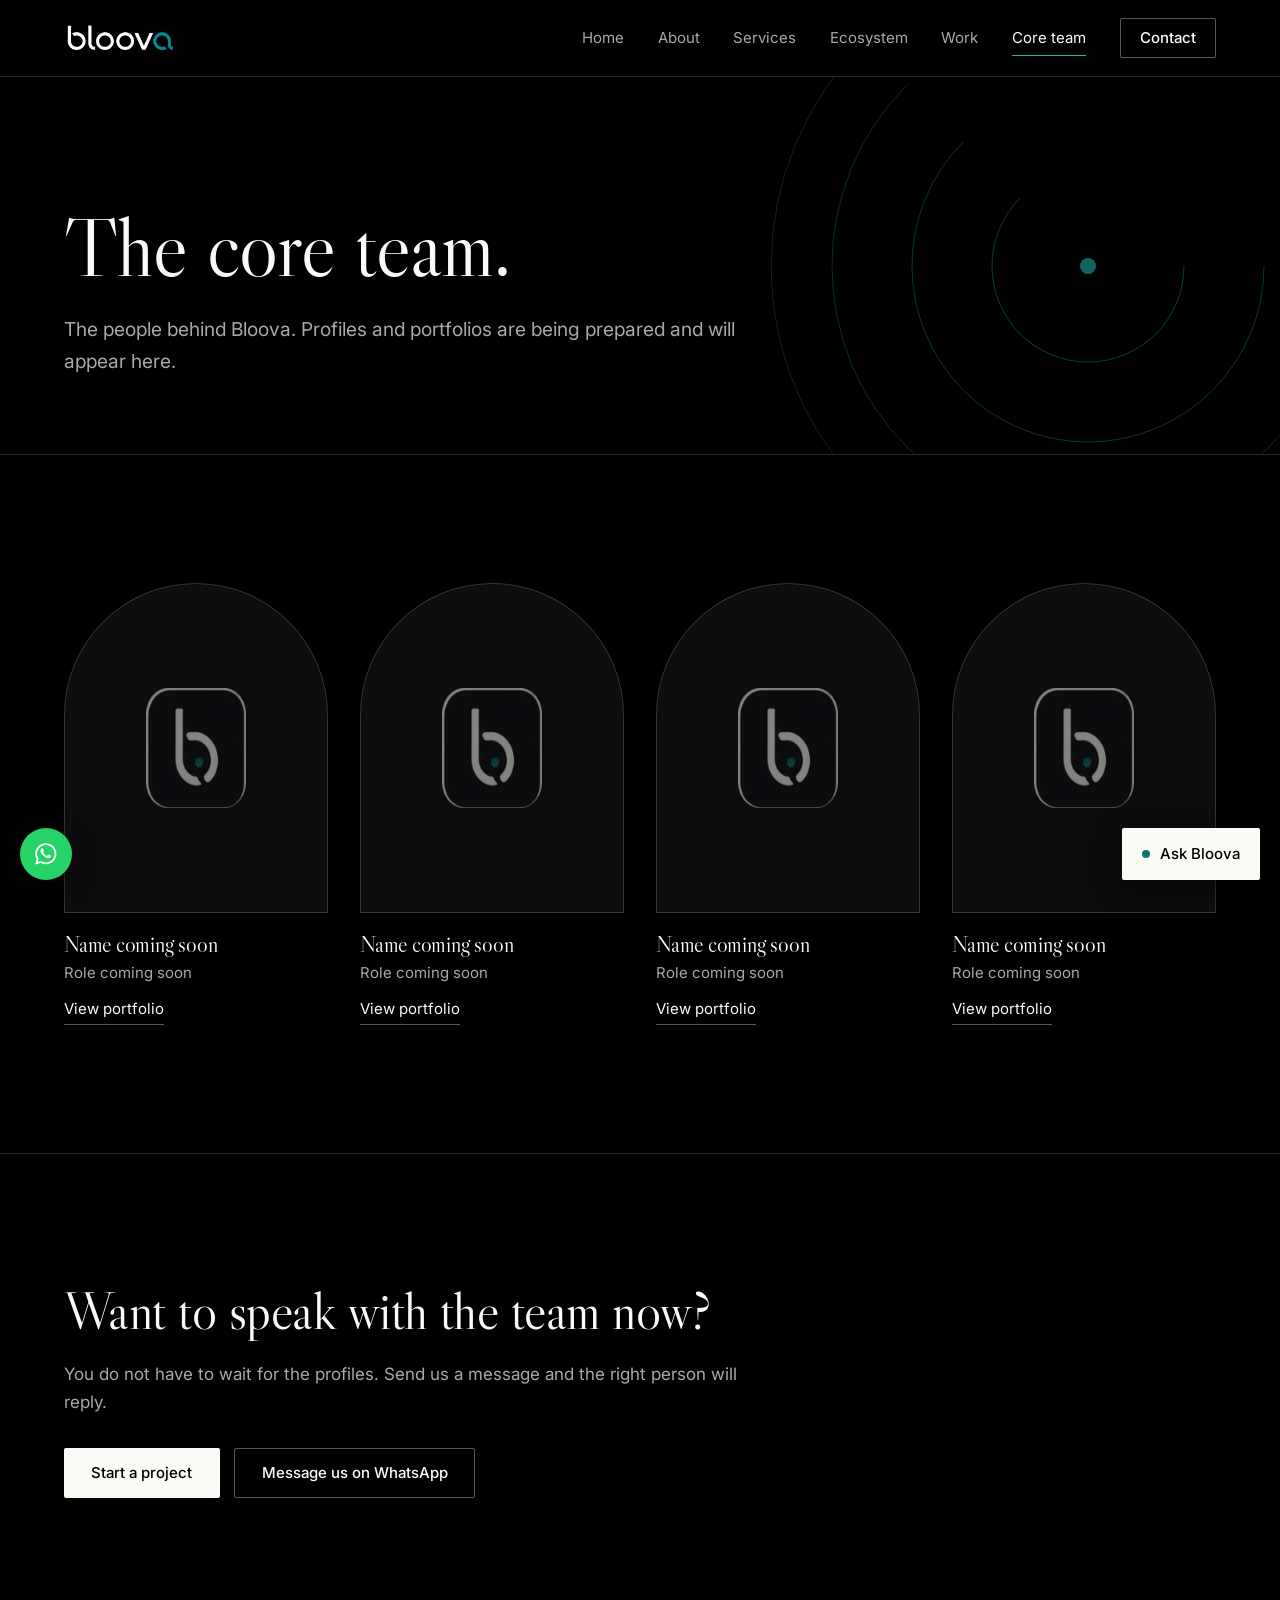
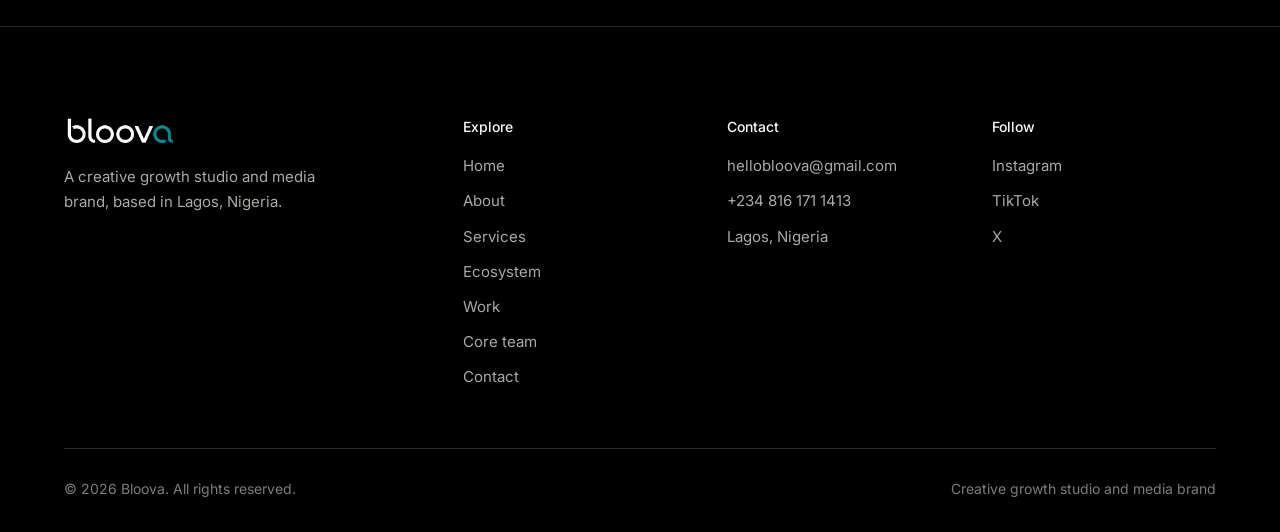
<file: team.html>
<!DOCTYPE html>
<html lang="en">
<head>
<meta charset="utf-8">
<meta name="viewport" content="width=device-width, initial-scale=1">
<title>Core team | Bloova</title>
<meta name="description" content="Meet the core team behind Bloova. Profiles are coming soon.">
<meta name="theme-color" content="#000000">
<meta property="og:title" content="Core team | Bloova">
<meta property="og:description" content="Meet the core team behind Bloova. Profiles are coming soon.">
<meta property="og:type" content="website">
<link rel="icon" type="image/png" href="favicon.png">
<link rel="apple-touch-icon" href="apple-touch-icon.png">
<link rel="preconnect" href="https://fonts.googleapis.com">
<link rel="preconnect" href="https://fonts.gstatic.com" crossorigin>
<link href="https://fonts.googleapis.com/css2?family=Inter:wght@400;500&family=Libre+Caslon+Display&display=swap" rel="stylesheet">
<script>document.documentElement.classList.add('js');try{if(!sessionStorage.getItem('bloovaSplash')&&!matchMedia('(prefers-reduced-motion: reduce)').matches){document.documentElement.classList.add('splash-on','hold');setTimeout(function(){document.documentElement.classList.remove('splash-on','hold')},9000)}}catch(e){}</script>
<link rel="stylesheet" href="styles.css">
</head>
<body>
<a class="skip" href="#main">Skip to content</a>
<div class="progress" id="progress" aria-hidden="true"></div>
<div class="splash" id="splash" role="dialog" aria-label="Welcome to Bloova">
  <svg class="sp-rings" viewBox="0 0 400 400" aria-hidden="true" focusable="false">
    <circle style="--i:0" cx="200" cy="200" r="40" pathLength="1"/>
    <circle style="--i:1" cx="200" cy="200" r="78" pathLength="1"/>
    <circle style="--i:2" cx="200" cy="200" r="116" pathLength="1"/>
    <circle style="--i:3" cx="200" cy="200" r="152" pathLength="1"/>
    <circle style="--i:4" cx="200" cy="200" r="186" pathLength="1"/>
    <circle style="--i:5" cx="200" cy="200" r="198" pathLength="1"/>
  </svg>
  <div class="sp-core">
    <img class="sp-logo" src="bloova-logo.png" alt="Bloova" width="780" height="221">
    <span class="sp-rule"></span>
    <p class="sp-line">A creative growth studio and media brand</p>
    <p class="sp-line">Based in Lagos, Nigeria</p>
    <div class="sp-words" aria-hidden="true"><span>Strategy</span><span>Creativity</span><span>Technology</span><span>Growth</span></div>
  </div>
  <div class="sp-curtain t"></div><div class="sp-curtain b"></div>
  <div class="sp-foot"><span class="sp-count" id="sp-count">0</span><button class="sp-skip" type="button" id="sp-skip">Enter site</button></div>
  <div class="sp-bar"></div>
</div>
<header class="site-header">
  <div class="wrap header-inner">
    <a class="brand" href="index.html" aria-label="Bloova home"><img src="bloova-logo.png" alt="Bloova" width="140" height="40"></a>
    <button class="nav-toggle" type="button" aria-expanded="false" aria-controls="site-nav" aria-label="Open menu"><span></span><span></span><span></span></button>
    <nav class="nav" id="site-nav" aria-label="Main">
      <a href="index.html">Home</a>
      <a href="about.html">About</a>
      <a href="services.html">Services</a>
      <a href="ecosystem.html">Ecosystem</a>
      <a href="work.html">Work</a>
      <a href="team.html" aria-current="page">Core team</a>
      <a class="btn btn-line btn-sm" href="contact.html">Contact</a>
    </nav>
  </div>
</header>
<main id="main">
<section class="page-head">
  <svg class="rings" viewBox="0 0 400 400" aria-hidden="true" focusable="false">
    <circle class="ring" style="--i:0" cx="200" cy="200" r="60" pathLength="1"/>
    <circle class="ring" style="--i:1" cx="200" cy="200" r="110" pathLength="1"/>
    <circle class="ring" style="--i:2" cx="200" cy="200" r="160" pathLength="1"/>
    <circle class="ring" style="--i:3" cx="200" cy="200" r="198" pathLength="1"/>
    <circle class="dot" cx="200" cy="200" r="5"/>
  </svg>
  <div class="wrap">
    <h1>The core team.</h1>
    <p class="lede">The people behind Bloova. Profiles and portfolios are being prepared and will appear here.</p>
  </div>
</section>

<section class="section">
  <div class="wrap">
    <div class="team-grid">
      <a class="member" href="member.html">
        <div class="portrait"><img src="favicon.png" alt="" width="120" height="120"></div>
        <h3>Name coming soon</h3>
        <p>Role coming soon</p>
        <span class="view">View portfolio</span>
      </a>
      <a class="member" href="member.html">
        <div class="portrait"><img src="favicon.png" alt="" width="120" height="120"></div>
        <h3>Name coming soon</h3>
        <p>Role coming soon</p>
        <span class="view">View portfolio</span>
      </a>
      <a class="member" href="member.html">
        <div class="portrait"><img src="favicon.png" alt="" width="120" height="120"></div>
        <h3>Name coming soon</h3>
        <p>Role coming soon</p>
        <span class="view">View portfolio</span>
      </a>
      <a class="member" href="member.html">
        <div class="portrait"><img src="favicon.png" alt="" width="120" height="120"></div>
        <h3>Name coming soon</h3>
        <p>Role coming soon</p>
        <span class="view">View portfolio</span>
      </a>
    </div>
  </div>
</section>

<section class="section cta">
  <div class="wrap">
    <h2>Want to speak with the team now?</h2>
    <p>You do not have to wait for the profiles. Send us a message and the right person will reply.</p>
    <div class="cta-actions">
      <a class="btn btn-solid" href="contact.html">Start a project</a>
      <a class="btn btn-line" href="https://wa.me/2348161711413" target="_blank" rel="noopener">Message us on WhatsApp</a>
    </div>
  </div>
</section>

</main>
<footer class="site-footer">
  <div class="wrap">
    <div class="footer-grid">
      <div class="footer-brand">
        <img src="bloova-logo.png" alt="Bloova" width="140" height="40">
        <p>A creative growth studio and media brand, based in Lagos, Nigeria.</p>
      </div>
      <div class="footer-col">
        <h4>Explore</h4>
        <a href="index.html">Home</a>
        <a href="about.html">About</a>
        <a href="services.html">Services</a>
        <a href="ecosystem.html">Ecosystem</a>
        <a href="work.html">Work</a>
        <a href="team.html">Core team</a>
        <a href="contact.html">Contact</a>
      </div>
      <div class="footer-col">
        <h4>Contact</h4>
        <a href="mailto:hellobloova@gmail.com">hellobloova@gmail.com</a>
        <a href="https://wa.me/2348161711413" target="_blank" rel="noopener">+234 816 171 1413</a>
        <p>Lagos, Nigeria</p>
      </div>
      <div class="footer-col">
        <h4>Follow</h4>
        <a href="https://www.instagram.com/bloova.ng" target="_blank" rel="noopener">Instagram</a>
        <a href="https://www.tiktok.com/@bloova.ng" target="_blank" rel="noopener">TikTok</a>
        <a href="https://x.com/bloovastudio" target="_blank" rel="noopener">X</a>
      </div>
    </div>
    <div class="footer-base">
      <span>&copy; <span data-year>2026</span> Bloova. All rights reserved.</span>
      <span>Creative growth studio and media brand</span>
    </div>
  </div>
</footer>
<a class="wa" href="https://wa.me/2348161711413" target="_blank" rel="noopener" aria-label="Chat with Bloova on WhatsApp"><svg viewBox="0 0 24 24" aria-hidden="true"><path d="M12.04 2C6.58 2 2.13 6.45 2.13 11.91c0 1.75.46 3.45 1.32 4.95L2.05 22l5.25-1.38a9.9 9.9 0 0 0 4.74 1.21h.01c5.46 0 9.9-4.45 9.9-9.91 0-2.65-1.03-5.14-2.9-7.01A9.87 9.87 0 0 0 12.04 2m0 1.67c2.2 0 4.27.86 5.82 2.42a8.18 8.18 0 0 1 2.41 5.82c0 4.54-3.7 8.24-8.24 8.24a8.2 8.2 0 0 1-4.19-1.15l-.3-.18-3.12.82.83-3.04-.2-.31a8.18 8.18 0 0 1-1.25-4.38c0-4.54 3.7-8.24 8.24-8.24M8.53 6.9c-.16 0-.43.06-.66.31s-.86.84-.86 2.05.88 2.38 1 2.55c.13.17 1.72 2.63 4.16 3.68.58.25 1.03.4 1.39.51.58.19 1.11.16 1.53.1.47-.07 1.44-.59 1.64-1.16.2-.57.2-1.06.14-1.16-.06-.1-.23-.16-.48-.28s-1.44-.71-1.67-.79-.39-.12-.55.12-.63.79-.77.95-.28.18-.53.06c-.25-.13-1.04-.38-1.98-1.22-.73-.65-1.22-1.46-1.37-1.7s-.02-.39.11-.51c.11-.11.25-.29.37-.43.12-.14.16-.24.24-.4s.04-.3-.02-.42c-.06-.13-.55-1.35-.76-1.84-.2-.48-.4-.42-.55-.42h-.4"/></svg></a>
<script src="script.js"></script>
<script src="chat.js"></script>
</body>
</html>
</file>
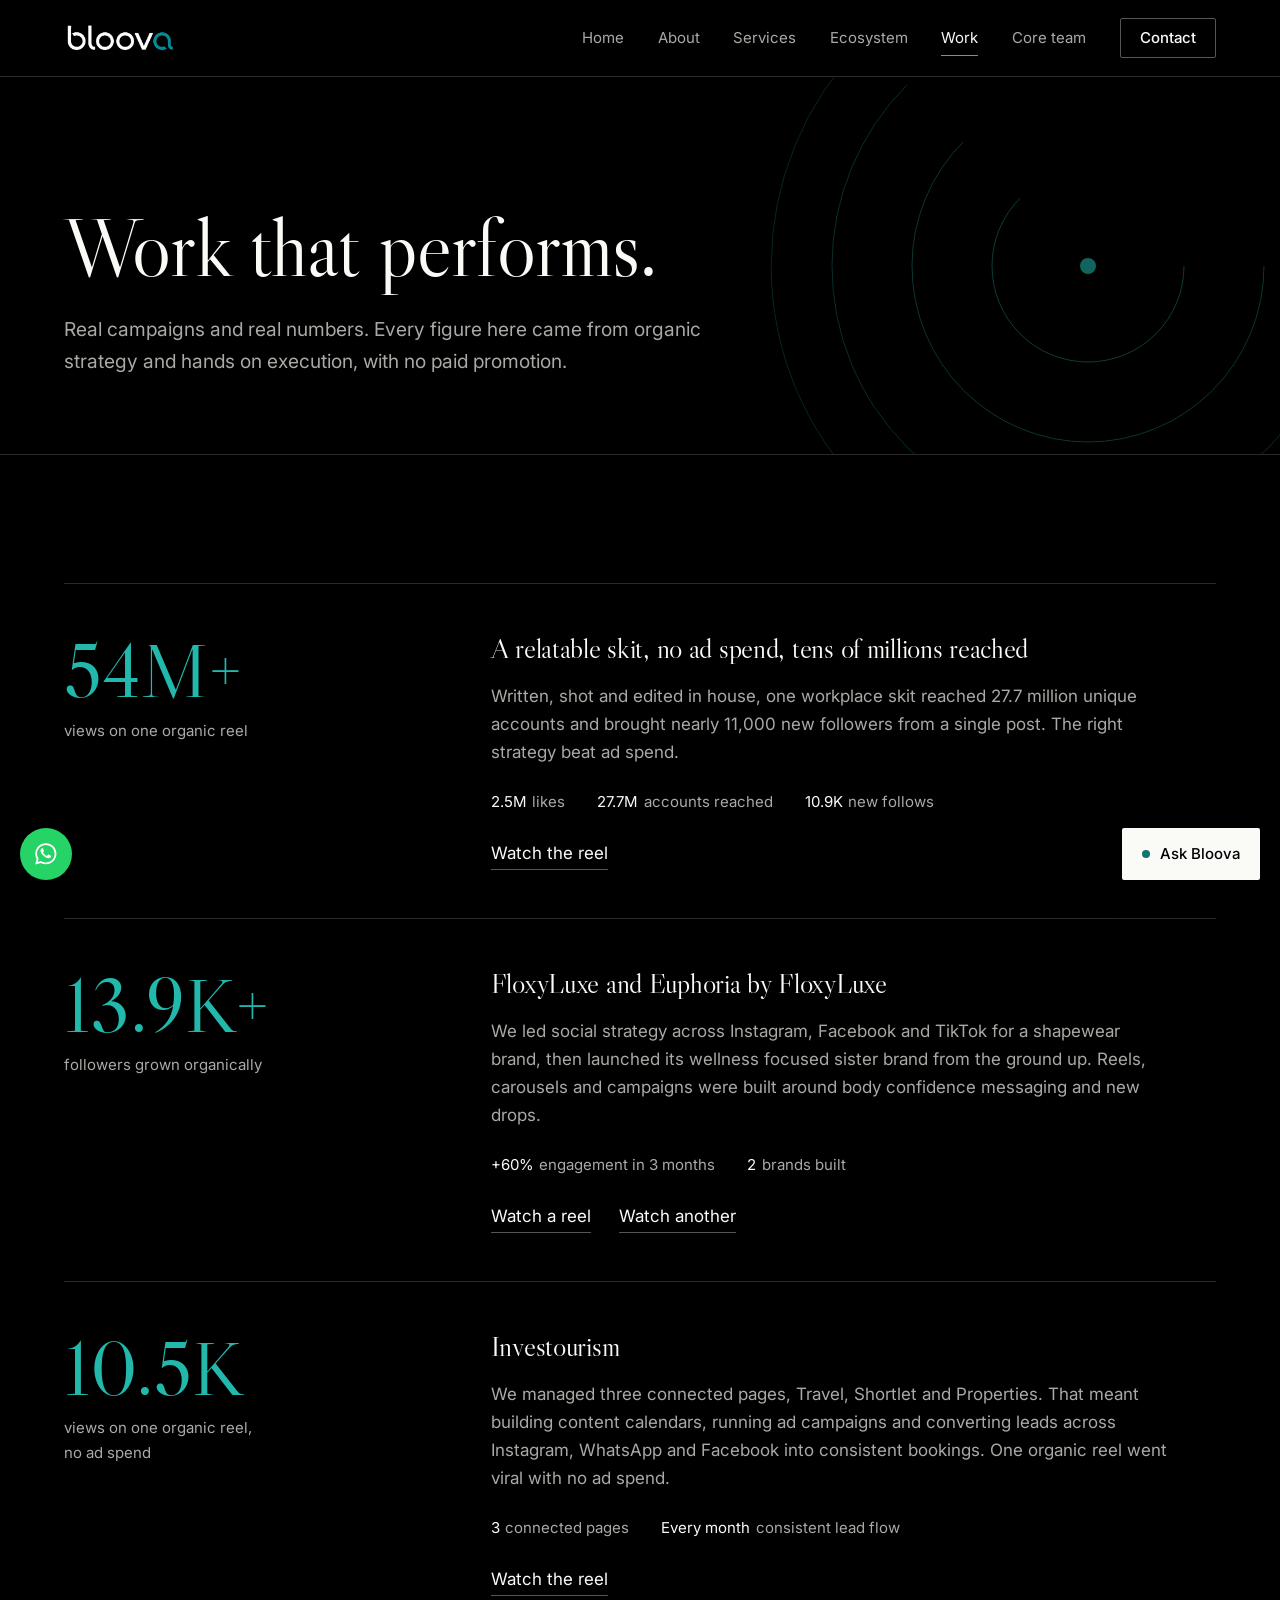
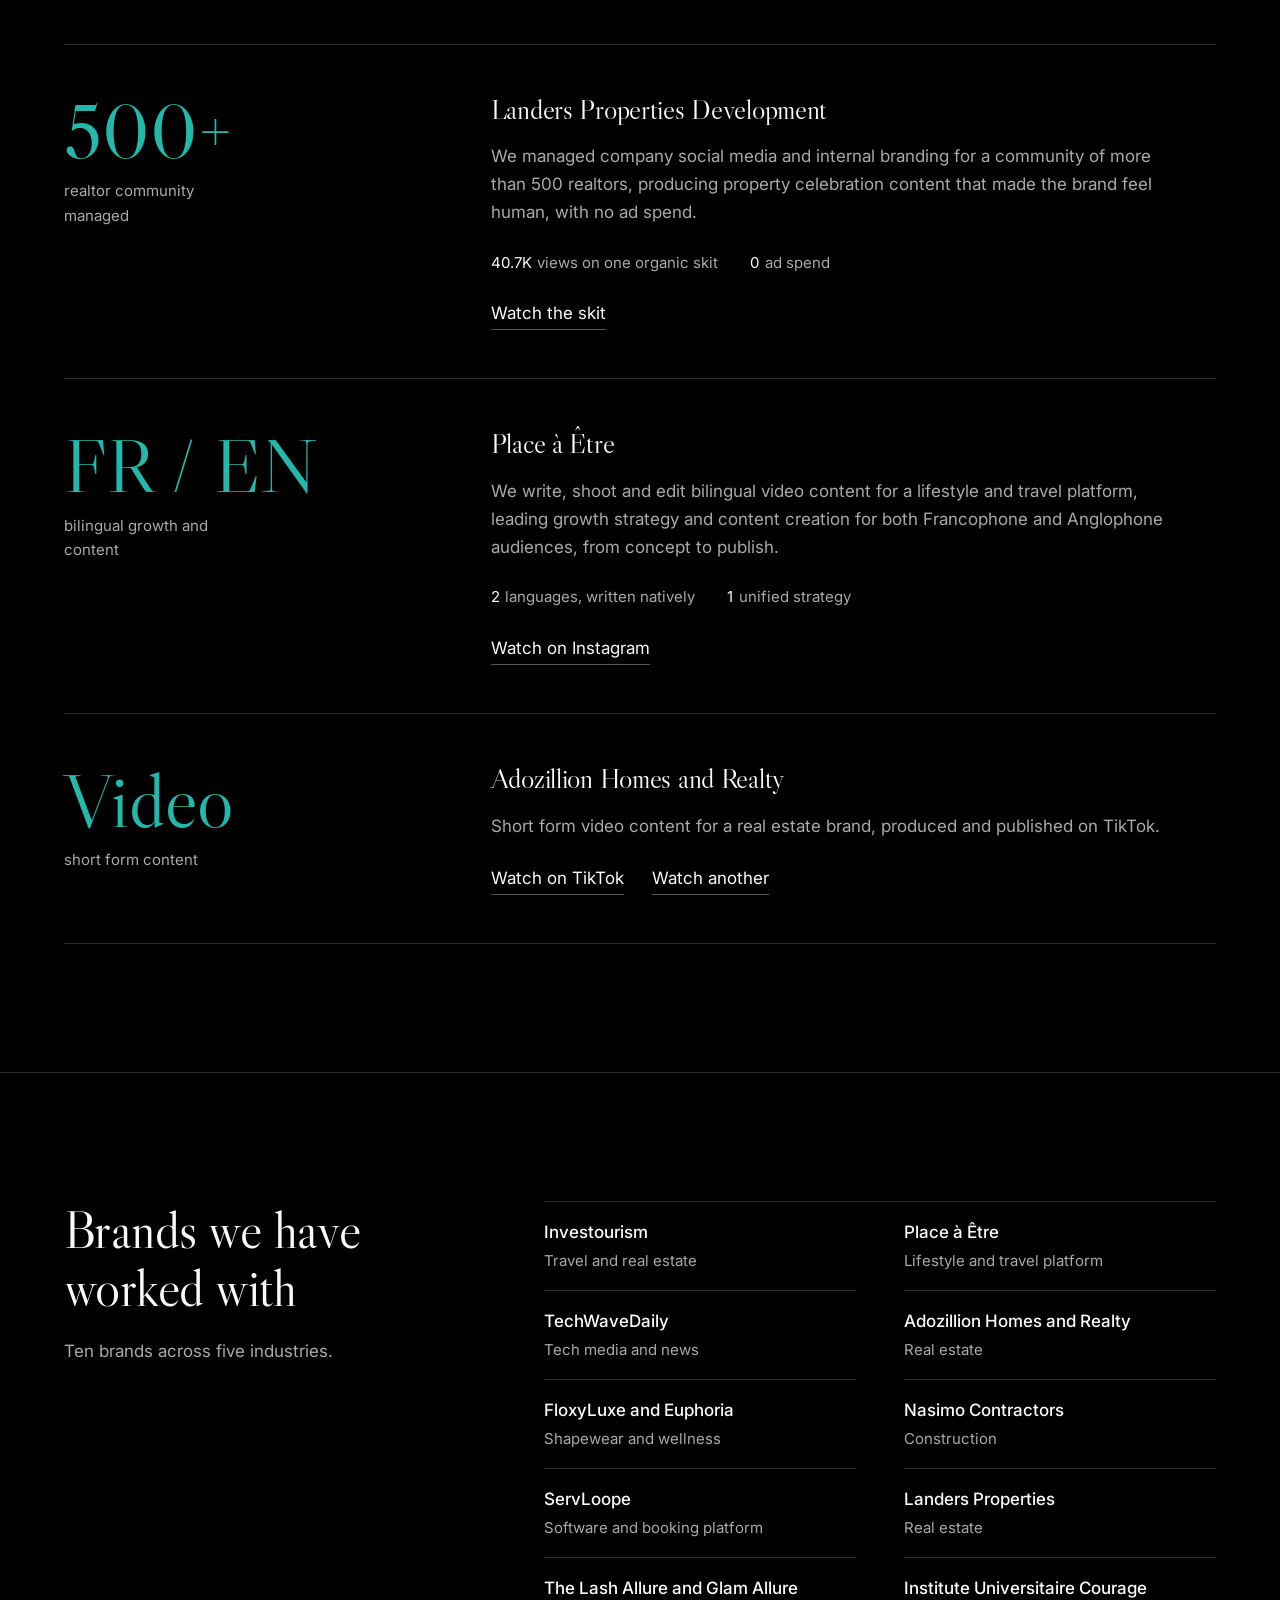
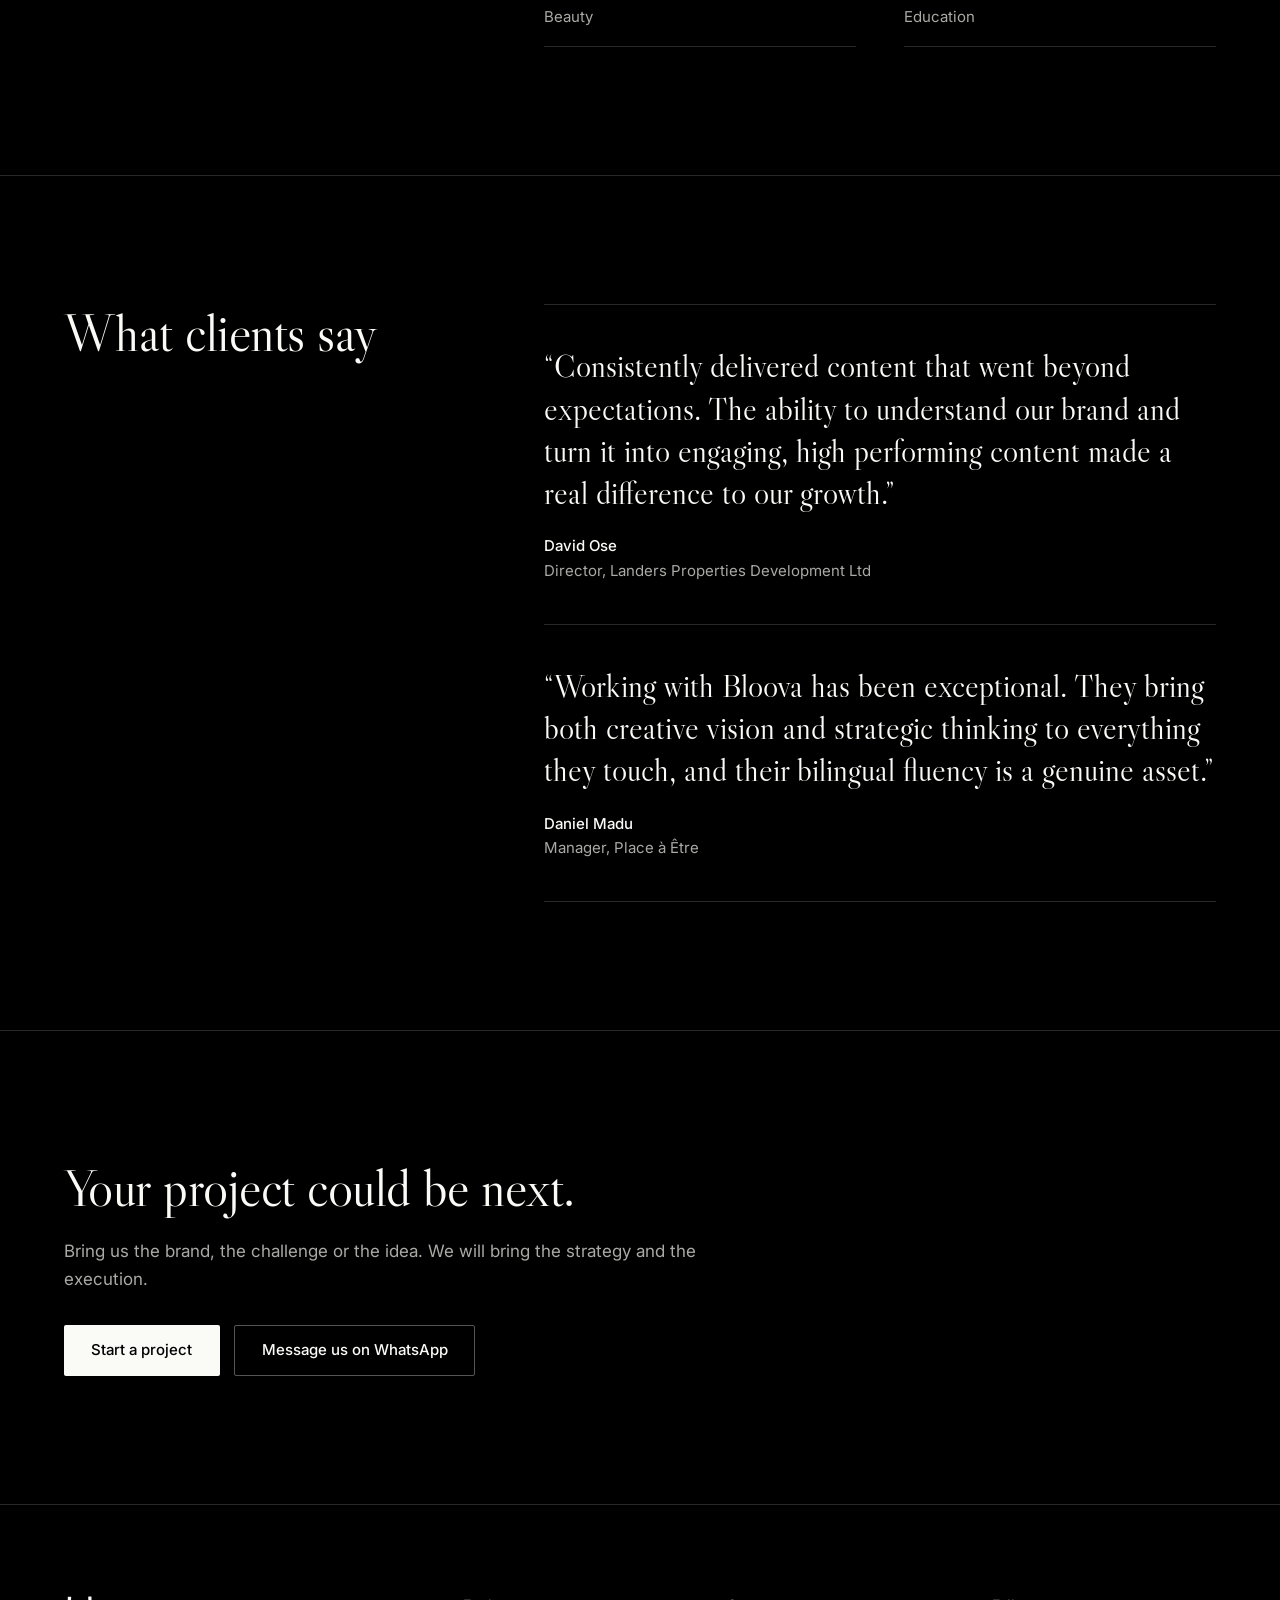
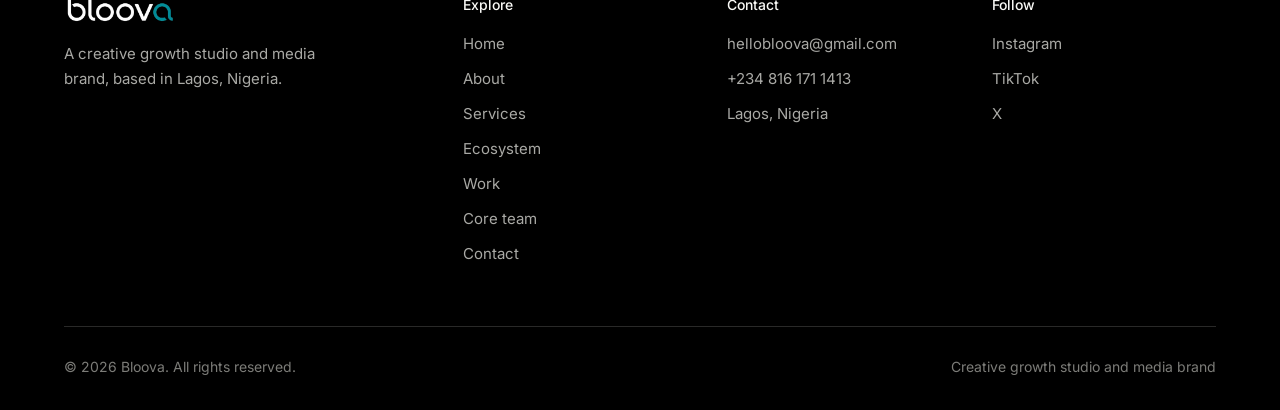
<file: work.html>
<!DOCTYPE html>
<html lang="en">
<head>
<meta charset="utf-8">
<meta name="viewport" content="width=device-width, initial-scale=1">
<title>Work | Bloova</title>
<meta name="description" content="Real campaigns and real numbers. See the brands Bloova has grown across travel, real estate, beauty, tech and lifestyle.">
<meta name="theme-color" content="#000000">
<meta property="og:title" content="Work | Bloova">
<meta property="og:description" content="Real campaigns and real numbers. See the brands Bloova has grown across travel, real estate, beauty, tech and lifestyle.">
<meta property="og:type" content="website">
<link rel="icon" type="image/png" href="favicon.png">
<link rel="apple-touch-icon" href="apple-touch-icon.png">
<link rel="preconnect" href="https://fonts.googleapis.com">
<link rel="preconnect" href="https://fonts.gstatic.com" crossorigin>
<link href="https://fonts.googleapis.com/css2?family=Inter:wght@400;500&family=Libre+Caslon+Display&display=swap" rel="stylesheet">
<script>document.documentElement.classList.add('js');try{if(!sessionStorage.getItem('bloovaSplash')&&!matchMedia('(prefers-reduced-motion: reduce)').matches){document.documentElement.classList.add('splash-on','hold');setTimeout(function(){document.documentElement.classList.remove('splash-on','hold')},9000)}}catch(e){}</script>
<link rel="stylesheet" href="styles.css">
</head>
<body>
<a class="skip" href="#main">Skip to content</a>
<div class="progress" id="progress" aria-hidden="true"></div>
<div class="splash" id="splash" role="dialog" aria-label="Welcome to Bloova">
  <svg class="sp-rings" viewBox="0 0 400 400" aria-hidden="true" focusable="false">
    <circle style="--i:0" cx="200" cy="200" r="40" pathLength="1"/>
    <circle style="--i:1" cx="200" cy="200" r="78" pathLength="1"/>
    <circle style="--i:2" cx="200" cy="200" r="116" pathLength="1"/>
    <circle style="--i:3" cx="200" cy="200" r="152" pathLength="1"/>
    <circle style="--i:4" cx="200" cy="200" r="186" pathLength="1"/>
    <circle style="--i:5" cx="200" cy="200" r="198" pathLength="1"/>
  </svg>
  <div class="sp-core">
    <img class="sp-logo" src="bloova-logo.png" alt="Bloova" width="780" height="221">
    <span class="sp-rule"></span>
    <p class="sp-line">A creative growth studio and media brand</p>
    <p class="sp-line">Based in Lagos, Nigeria</p>
    <div class="sp-words" aria-hidden="true"><span>Strategy</span><span>Creativity</span><span>Technology</span><span>Growth</span></div>
  </div>
  <div class="sp-curtain t"></div><div class="sp-curtain b"></div>
  <div class="sp-foot"><span class="sp-count" id="sp-count">0</span><button class="sp-skip" type="button" id="sp-skip">Enter site</button></div>
  <div class="sp-bar"></div>
</div>
<header class="site-header">
  <div class="wrap header-inner">
    <a class="brand" href="index.html" aria-label="Bloova home"><img src="bloova-logo.png" alt="Bloova" width="140" height="40"></a>
    <button class="nav-toggle" type="button" aria-expanded="false" aria-controls="site-nav" aria-label="Open menu"><span></span><span></span><span></span></button>
    <nav class="nav" id="site-nav" aria-label="Main">
      <a href="index.html">Home</a>
      <a href="about.html">About</a>
      <a href="services.html">Services</a>
      <a href="ecosystem.html">Ecosystem</a>
      <a href="work.html" aria-current="page">Work</a>
      <a href="team.html">Core team</a>
      <a class="btn btn-line btn-sm" href="contact.html">Contact</a>
    </nav>
  </div>
</header>
<main id="main">
<section class="page-head">
  <svg class="rings" viewBox="0 0 400 400" aria-hidden="true" focusable="false">
    <circle class="ring" style="--i:0" cx="200" cy="200" r="60" pathLength="1"/>
    <circle class="ring" style="--i:1" cx="200" cy="200" r="110" pathLength="1"/>
    <circle class="ring" style="--i:2" cx="200" cy="200" r="160" pathLength="1"/>
    <circle class="ring" style="--i:3" cx="200" cy="200" r="198" pathLength="1"/>
    <circle class="dot" cx="200" cy="200" r="5"/>
  </svg>
  <div class="wrap">
    <h1>Work that performs.</h1>
    <p class="lede">Real campaigns and real numbers. Every figure here came from organic strategy and hands on execution, with no paid promotion.</p>
  </div>
</section>

<section class="section">
  <div class="wrap">
    <article class="case">
      <div class="metric"><b>54M+</b><span>views on one organic reel</span></div>
      <div>
        <h3>A relatable skit, no ad spend, tens of millions reached</h3>
        <p>Written, shot and edited in house, one workplace skit reached 27.7 million unique accounts and brought nearly 11,000 new followers from a single post. The right strategy beat ad spend.</p>
        <ul class="facts"><li>2.5M<span>likes</span></li><li>27.7M<span>accounts reached</span></li><li>10.9K<span>new follows</span></li></ul>
        <div class="links"><a class="text-link" href="https://www.instagram.com/reel/DNf0ZUYi1Di/" target="_blank" rel="noopener">Watch the reel</a></div>
      </div>
    </article>
    <article class="case">
      <div class="metric"><b>13.9K+</b><span>followers grown organically</span></div>
      <div>
        <h3>FloxyLuxe and Euphoria by FloxyLuxe</h3>
        <p>We led social strategy across Instagram, Facebook and TikTok for a shapewear brand, then launched its wellness focused sister brand from the ground up. Reels, carousels and campaigns were built around body confidence messaging and new drops.</p>
        <ul class="facts"><li>+60%<span>engagement in 3 months</span></li><li>2<span>brands built</span></li></ul>
        <div class="links"><a class="text-link" href="https://www.instagram.com/reel/DQCeth-DMM9/" target="_blank" rel="noopener">Watch a reel</a><a class="text-link" href="https://www.instagram.com/reel/Dc-j-39uA8y/" target="_blank" rel="noopener">Watch another</a></div>
      </div>
    </article>
    <article class="case">
      <div class="metric"><b>10.5K</b><span>views on one organic reel, no ad spend</span></div>
      <div>
        <h3>Investourism</h3>
        <p>We managed three connected pages, Travel, Shortlet and Properties. That meant building content calendars, running ad campaigns and converting leads across Instagram, WhatsApp and Facebook into consistent bookings. One organic reel went viral with no ad spend.</p>
        <ul class="facts"><li>3<span>connected pages</span></li><li>Every month<span>consistent lead flow</span></li></ul>
        <div class="links"><a class="text-link" href="https://www.instagram.com/reel/DJjnK-Os_X4/" target="_blank" rel="noopener">Watch the reel</a></div>
      </div>
    </article>
    <article class="case">
      <div class="metric"><b>500+</b><span>realtor community managed</span></div>
      <div>
        <h3>Landers Properties Development</h3>
        <p>We managed company social media and internal branding for a community of more than 500 realtors, producing property celebration content that made the brand feel human, with no ad spend.</p>
        <ul class="facts"><li>40.7K<span>views on one organic skit</span></li><li>0<span>ad spend</span></li></ul>
        <div class="links"><a class="text-link" href="https://www.instagram.com/reel/DI0mmFtM9sE/" target="_blank" rel="noopener">Watch the skit</a></div>
      </div>
    </article>
    <article class="case">
      <div class="metric"><b>FR / EN</b><span>bilingual growth and content</span></div>
      <div>
        <h3>Place à Être</h3>
        <p>We write, shoot and edit bilingual video content for a lifestyle and travel platform, leading growth strategy and content creation for both Francophone and Anglophone audiences, from concept to publish.</p>
        <ul class="facts"><li>2<span>languages, written natively</span></li><li>1<span>unified strategy</span></li></ul>
        <div class="links"><a class="text-link" href="https://www.instagram.com/reel/DVisNcLAtGc/" target="_blank" rel="noopener">Watch on Instagram</a></div>
      </div>
    </article>
    <article class="case">
      <div class="metric"><b>Video</b><span>short form content</span></div>
      <div>
        <h3>Adozillion Homes and Realty</h3>
        <p>Short form video content for a real estate brand, produced and published on TikTok.</p>
        
        <div class="links"><a class="text-link" href="https://www.tiktok.com/@adozillionhomesandrealty/video/7583013796717939989" target="_blank" rel="noopener">Watch on TikTok</a><a class="text-link" href="https://www.tiktok.com/@adozillionhomesandrealty/video/7581186733954370834" target="_blank" rel="noopener">Watch another</a></div>
      </div>
    </article>
  </div>
</section>

<section class="section">
  <div class="wrap split">
    <div class="head">
      <h2>Brands we have worked with</h2>
      <p>Ten brands across five industries.</p>
    </div>
    <ul class="clients">
      <li><b>Investourism</b><span>Travel and real estate</span></li>
      <li><b>TechWaveDaily</b><span>Tech media and news</span></li>
      <li><b>FloxyLuxe and Euphoria</b><span>Shapewear and wellness</span></li>
      <li><b>ServLoope</b><span>Software and booking platform</span></li>
      <li><b>The Lash Allure and Glam Allure</b><span>Beauty</span></li>
      <li><b>Place à Être</b><span>Lifestyle and travel platform</span></li>
      <li><b>Adozillion Homes and Realty</b><span>Real estate</span></li>
      <li><b>Nasimo Contractors</b><span>Construction</span></li>
      <li><b>Landers Properties</b><span>Real estate</span></li>
      <li><b>Institute Universitaire Courage</b><span>Education</span></li>
    </ul>
  </div>
</section>

<section class="section">
  <div class="wrap split">
    <div class="head"><h2>What clients say</h2></div>
    <div>
      <figure class="quote">
        <blockquote>&ldquo;Consistently delivered content that went beyond expectations. The ability to understand our brand and turn it into engaging, high performing content made a real difference to our growth.&rdquo;</blockquote>
        <figcaption><strong>David Ose</strong>Director, Landers Properties Development Ltd</figcaption>
      </figure>
      <figure class="quote">
        <blockquote>&ldquo;Working with Bloova has been exceptional. They bring both creative vision and strategic thinking to everything they touch, and their bilingual fluency is a genuine asset.&rdquo;</blockquote>
        <figcaption><strong>Daniel Madu</strong>Manager, Place à Être</figcaption>
      </figure>
    </div>
  </div>
</section>

<section class="section cta">
  <div class="wrap">
    <h2>Your project could be next.</h2>
    <p>Bring us the brand, the challenge or the idea. We will bring the strategy and the execution.</p>
    <div class="cta-actions">
      <a class="btn btn-solid" href="contact.html">Start a project</a>
      <a class="btn btn-line" href="https://wa.me/2348161711413" target="_blank" rel="noopener">Message us on WhatsApp</a>
    </div>
  </div>
</section>

</main>
<footer class="site-footer">
  <div class="wrap">
    <div class="footer-grid">
      <div class="footer-brand">
        <img src="bloova-logo.png" alt="Bloova" width="140" height="40">
        <p>A creative growth studio and media brand, based in Lagos, Nigeria.</p>
      </div>
      <div class="footer-col">
        <h4>Explore</h4>
        <a href="index.html">Home</a>
        <a href="about.html">About</a>
        <a href="services.html">Services</a>
        <a href="ecosystem.html">Ecosystem</a>
        <a href="work.html">Work</a>
        <a href="team.html">Core team</a>
        <a href="contact.html">Contact</a>
      </div>
      <div class="footer-col">
        <h4>Contact</h4>
        <a href="mailto:hellobloova@gmail.com">hellobloova@gmail.com</a>
        <a href="https://wa.me/2348161711413" target="_blank" rel="noopener">+234 816 171 1413</a>
        <p>Lagos, Nigeria</p>
      </div>
      <div class="footer-col">
        <h4>Follow</h4>
        <a href="https://www.instagram.com/bloova.ng" target="_blank" rel="noopener">Instagram</a>
        <a href="https://www.tiktok.com/@bloova.ng" target="_blank" rel="noopener">TikTok</a>
        <a href="https://x.com/bloovastudio" target="_blank" rel="noopener">X</a>
      </div>
    </div>
    <div class="footer-base">
      <span>&copy; <span data-year>2026</span> Bloova. All rights reserved.</span>
      <span>Creative growth studio and media brand</span>
    </div>
  </div>
</footer>
<a class="wa" href="https://wa.me/2348161711413" target="_blank" rel="noopener" aria-label="Chat with Bloova on WhatsApp"><svg viewBox="0 0 24 24" aria-hidden="true"><path d="M12.04 2C6.58 2 2.13 6.45 2.13 11.91c0 1.75.46 3.45 1.32 4.95L2.05 22l5.25-1.38a9.9 9.9 0 0 0 4.74 1.21h.01c5.46 0 9.9-4.45 9.9-9.91 0-2.65-1.03-5.14-2.9-7.01A9.87 9.87 0 0 0 12.04 2m0 1.67c2.2 0 4.27.86 5.82 2.42a8.18 8.18 0 0 1 2.41 5.82c0 4.54-3.7 8.24-8.24 8.24a8.2 8.2 0 0 1-4.19-1.15l-.3-.18-3.12.82.83-3.04-.2-.31a8.18 8.18 0 0 1-1.25-4.38c0-4.54 3.7-8.24 8.24-8.24M8.53 6.9c-.16 0-.43.06-.66.31s-.86.84-.86 2.05.88 2.38 1 2.55c.13.17 1.72 2.63 4.16 3.68.58.25 1.03.4 1.39.51.58.19 1.11.16 1.53.1.47-.07 1.44-.59 1.64-1.16.2-.57.2-1.06.14-1.16-.06-.1-.23-.16-.48-.28s-1.44-.71-1.67-.79-.39-.12-.55.12-.63.79-.77.95-.28.18-.53.06c-.25-.13-1.04-.38-1.98-1.22-.73-.65-1.22-1.46-1.37-1.7s-.02-.39.11-.51c.11-.11.25-.29.37-.43.12-.14.16-.24.24-.4s.04-.3-.02-.42c-.06-.13-.55-1.35-.76-1.84-.2-.48-.4-.42-.55-.42h-.4"/></svg></a>
<script src="script.js"></script>
<script src="chat.js"></script>
</body>
</html>
</file>
<file: styles.css>
/* ==========================================================
   Bloova
   Black from the logo, one band of brand teal, Caslon for
   headlines, Inter for everything you read.
   ========================================================== */

:root {
  --black: #000000;
  --ivory: #FAFAF7;
  --mute: #A9A9A5;
  --faint: #7C7C78;
  --line: rgba(250, 250, 247, 0.16);
  --line-strong: rgba(250, 250, 247, 0.34);
  --teal: #0F766E;
  --teal-lt: #22B8AB;
  --panel: #0D0D0D;

  --display: 'Libre Caslon Display', 'Times New Roman', serif;
  --text: 'Inter', system-ui, sans-serif;

  --wrap: 1200px;
  --gutter: clamp(1.25rem, 5vw, 4rem);
  --space-section: clamp(4.5rem, 10vw, 9rem);
}

* { box-sizing: border-box; margin: 0; padding: 0; }
html { scroll-behavior: smooth; -webkit-text-size-adjust: 100%; }

body {
  background: var(--black);
  color: var(--ivory);
  font-family: var(--text);
  font-size: 1.0625rem;
  line-height: 1.65;
  -webkit-font-smoothing: antialiased;
  text-rendering: optimizeLegibility;
  overflow-x: hidden;
}

img { max-width: 100%; display: block; }
a { color: inherit; text-decoration: none; }
ul, ol { list-style: none; }
button, input, select, textarea { font: inherit; color: inherit; }
::selection { background: var(--teal); color: var(--ivory); }

:focus-visible { outline: 2px solid var(--teal-lt); outline-offset: 3px; }

.skip {
  position: absolute; left: -999px; top: 0;
  background: var(--ivory); color: var(--black);
  padding: .75rem 1rem; z-index: 999;
}
.skip:focus { left: 0; }

h1, h2, h3, h4 {
  font-family: var(--display);
  font-weight: 400;
  letter-spacing: -0.01em;
  color: var(--ivory);
}
h1 { font-size: clamp(2.6rem, 6.2vw, 5rem); line-height: 1.04; }
h2 { font-size: clamp(2rem, 4.2vw, 3.3rem); line-height: 1.1; }
h3 { font-size: clamp(1.4rem, 2.2vw, 1.8rem); line-height: 1.2; }
p { color: var(--mute); max-width: 62ch; }
p + p { margin-top: 1.1em; }
strong { color: var(--ivory); font-weight: 500; }

.wrap {
  width: 100%;
  max-width: calc(var(--wrap) + var(--gutter) * 2);
  margin: 0 auto;
  padding-left: var(--gutter);
  padding-right: var(--gutter);
}

.small { font-size: .9375rem; color: var(--teal-lt); font-weight: 500; }

/* ---------- Header ---------- */
.site-header {
  position: sticky; top: 0; z-index: 100;
  background: rgba(0, 0, 0, 0.92);
  backdrop-filter: blur(12px);
  -webkit-backdrop-filter: blur(12px);
  border-bottom: 1px solid var(--line);
}
.header-inner {
  display: flex; align-items: center; justify-content: space-between;
  height: 4.75rem;
}
.brand img { height: 2rem; width: auto; }
.nav { display: flex; align-items: center; gap: 2.1rem; }
.nav a:not(.btn) {
  font-size: .9375rem; color: var(--mute);
  position: relative; padding: .35rem 0;
  transition: color .2s ease;
}
.nav a:not(.btn)::after {
  content: ''; position: absolute; left: 0; right: 0; bottom: 0;
  height: 1px; background: var(--teal-lt);
  transform: scaleX(0); transform-origin: left;
  transition: transform .25s ease;
}
.nav a:not(.btn):hover, .nav a[aria-current="page"] { color: var(--ivory); }
.nav a:not(.btn):hover::after, .nav a[aria-current="page"]::after { transform: scaleX(1); }

.nav-toggle {
  display: none; background: none; border: 1px solid var(--line-strong);
  width: 2.75rem; height: 2.75rem; cursor: pointer; border-radius: 2px;
  align-items: center; justify-content: center; flex-direction: column; gap: 5px;
}
.nav-toggle span { display: block; width: 18px; height: 1.5px; background: var(--ivory); transition: transform .25s ease, opacity .25s ease; }
.nav-toggle[aria-expanded="true"] span:nth-child(1) { transform: translateY(6.5px) rotate(45deg); }
.nav-toggle[aria-expanded="true"] span:nth-child(2) { opacity: 0; }
.nav-toggle[aria-expanded="true"] span:nth-child(3) { transform: translateY(-6.5px) rotate(-45deg); }

@media (max-width: 1020px) {
  .nav-toggle { display: flex; }
  .nav {
    position: fixed; top: 4.75rem; left: 0; right: 0;
    flex-direction: column; align-items: stretch; gap: 0;
    background: var(--black); border-bottom: 1px solid var(--line);
    padding: .5rem var(--gutter) 1.75rem;
    transform: translateY(-.5rem); opacity: 0; visibility: hidden;
    transition: transform .25s ease, opacity .25s ease, visibility .25s;
  }
  .nav.open { transform: none; opacity: 1; visibility: visible; }
  .nav a:not(.btn) { padding: 1rem 0; border-bottom: 1px solid var(--line); font-size: 1.0625rem; }
  .nav a:not(.btn)::after { display: none; }
  .nav .btn { margin-top: 1.25rem; justify-content: center; }
}

/* ---------- Buttons ---------- */
.btn {
  display: inline-flex; align-items: center; justify-content: center;
  padding: .95rem 1.65rem; border: 1px solid transparent; border-radius: 2px;
  font-size: .9375rem; font-weight: 500; cursor: pointer; line-height: 1.2;
  transition: background .2s ease, color .2s ease, border-color .2s ease;
}
.btn-solid { background: var(--ivory); color: var(--black); }
.btn-solid:hover { background: var(--teal-lt); }
.btn-line { border-color: var(--line-strong); color: var(--ivory); }
.btn-line:hover { border-color: var(--ivory); background: rgba(250,250,247,.06); }
.btn-sm { padding: .65rem 1.2rem; }
.text-link {
  color: var(--ivory); border-bottom: 1px solid var(--line-strong);
  padding-bottom: 2px; transition: border-color .2s ease, color .2s ease;
}
.text-link:hover { color: var(--teal-lt); border-color: var(--teal-lt); }

/* ---------- Sections ---------- */
.section { padding: var(--space-section) 0; }
.section + .section { border-top: 1px solid var(--line); }
.section.band { background: var(--teal); border-top: 0; }
.band + .section { border-top: 0; }

.split {
  display: grid;
  grid-template-columns: minmax(0, 4.5fr) minmax(0, 7.5fr);
  gap: clamp(2rem, 6vw, 6rem);
  align-items: start;
}
.split > .head { position: sticky; top: 7rem; }
.split > .head p { margin-top: 1.25rem; }
@media (max-width: 900px) {
  .split { grid-template-columns: 1fr; }
  .split > .head { position: static; }
}

/* ---------- Hero ---------- */
.hero {
  position: relative; overflow: hidden;
  padding: clamp(5rem, 12vw, 10rem) 0 clamp(5rem, 11vw, 9rem);
  border-bottom: 1px solid var(--line);
}
.hero-inner { position: relative; z-index: 2; max-width: 56rem; }
.hero h1 { margin-bottom: 1.75rem; }
.hero .lede { font-size: clamp(1.05rem, 1.6vw, 1.25rem); color: var(--mute); max-width: 40rem; margin-bottom: 2.5rem; }
.hero-actions { display: flex; flex-wrap: wrap; gap: .9rem; }

.rings {
  position: absolute; z-index: 1; pointer-events: none;
  right: -14vw; top: 50%; width: min(78vw, 820px); aspect-ratio: 1;
  transform: translateY(-50%);
}
.rings circle { fill: none; stroke: var(--teal-lt); stroke-width: 1; vector-effect: non-scaling-stroke; }
.rings .ring {
  stroke-dasharray: 1; stroke-dashoffset: 1;
  animation: draw 2.6s cubic-bezier(.22,.7,.2,1) forwards;
  animation-delay: calc(var(--i) * .22s + .15s);
  opacity: calc(.62 - var(--i) * .08);
}
.rings .dot { fill: var(--teal-lt); stroke: none; transform-origin: center; animation: pop .7s cubic-bezier(.2,.9,.3,1.3) .1s both; }
@keyframes draw { to { stroke-dashoffset: 0; } }
@keyframes pop { from { transform: scale(0); } to { transform: scale(1); } }
@media (max-width: 900px) { .rings { right: -38vw; opacity: .5; width: 120vw; } }

.rise { animation: rise .9s cubic-bezier(.2,.7,.2,1) both; animation-delay: calc(var(--d, 0) * 1s); }
@keyframes rise { from { opacity: 0; transform: translateY(14px); } to { opacity: 1; transform: none; } }

/* ---------- Statement band ---------- */
.band p.statement {
  font-family: var(--display);
  font-size: clamp(1.8rem, 3.8vw, 3.1rem);
  line-height: 1.18; color: var(--ivory); max-width: 26em;
  letter-spacing: -0.01em;
}

/* ---------- Rows (services, ecosystem) ---------- */
.rows { border-top: 1px solid var(--line); }
.row {
  display: grid; grid-template-columns: minmax(0, 4fr) minmax(0, 8fr);
  gap: 1.5rem 2rem; padding: 2rem 0; border-bottom: 1px solid var(--line);
}
.row h3 { transition: color .2s ease; }
.row:hover h3 { color: var(--teal-lt); }
.row p { max-width: 54ch; }
.row .tag {
  display: inline-block; margin-top: .9rem; font-size: .8125rem; font-weight: 500;
  border: 1px solid var(--line-strong); padding: .2rem .7rem; border-radius: 100px; color: var(--ivory);
}
@media (max-width: 700px) { .row { grid-template-columns: 1fr; gap: .6rem; } }

/* ---------- Approach steps (a real sequence) ---------- */
.steps { counter-reset: step; border-top: 1px solid var(--line); }
.steps li {
  counter-increment: step;
  display: grid; grid-template-columns: 4.5rem minmax(0, 1fr); gap: 1rem;
  padding: 1.75rem 0; border-bottom: 1px solid var(--line);
}
.steps li::before {
  content: counter(step);
  font-family: var(--display); font-size: 2.4rem; line-height: 1; color: var(--teal-lt);
}
.steps h3 { margin-bottom: .35rem; }

/* ---------- Audience ---------- */
.audience { columns: 2; column-gap: 3rem; }
.audience li { break-inside: avoid; padding: .85rem 0; border-bottom: 1px solid var(--line); color: var(--ivory); }
@media (max-width: 640px) { .audience { columns: 1; } }

/* ---------- Figures ---------- */
.figures { display: grid; grid-template-columns: repeat(4, 1fr); border-top: 1px solid var(--line); border-bottom: 1px solid var(--line); }
.fig { padding: 2.25rem 1.5rem 2.25rem 0; }
.fig + .fig { padding-left: 1.5rem; border-left: 1px solid var(--line); }
.fig b { display: block; font-family: var(--display); font-weight: 400; font-size: clamp(2.4rem, 4.4vw, 3.6rem); line-height: 1; margin-bottom: .6rem; }
.fig span { font-size: .9375rem; color: var(--mute); display: block; max-width: 20ch; }
@media (max-width: 860px) {
  .figures { grid-template-columns: 1fr 1fr; }
  .fig:nth-child(3) { border-left: 0; padding-left: 0; }
  .fig:nth-child(n+3) { border-top: 1px solid var(--line); }
}

/* ---------- Quotes ---------- */
.quote { padding: 2.5rem 0; border-bottom: 1px solid var(--line); }
.quote:first-child { border-top: 1px solid var(--line); }
.quote blockquote { font-family: var(--display); font-size: clamp(1.4rem, 2.6vw, 2rem); line-height: 1.32; color: var(--ivory); max-width: 34em; }
.quote figcaption { margin-top: 1.25rem; color: var(--mute); font-size: .9375rem; }
.quote figcaption strong { display: block; }

/* ---------- Call to action ---------- */
.cta h2 { max-width: 16em; margin-bottom: 1.25rem; }
.cta p { margin-bottom: 2rem; }
.cta-actions { display: flex; flex-wrap: wrap; gap: .9rem; }

/* ---------- Inner page header ---------- */
.page-head { padding: clamp(4.5rem, 10vw, 8rem) 0 clamp(3rem, 6vw, 5rem); border-bottom: 1px solid var(--line); }
.page-head h1 { max-width: 15em; margin-bottom: 1.5rem; }
.page-head .lede { font-size: clamp(1.05rem, 1.5vw, 1.2rem); max-width: 44rem; }

/* ---------- Work ---------- */
.case { display: grid; grid-template-columns: minmax(0, 4fr) minmax(0, 8fr); gap: 1.5rem clamp(2rem, 5vw, 5rem); padding: 3rem 0; border-bottom: 1px solid var(--line); }
.case:first-child { border-top: 1px solid var(--line); }
.case .metric b { display: block; font-family: var(--display); font-weight: 400; font-size: clamp(3rem, 6vw, 4.8rem); line-height: 1; color: var(--teal-lt); }
.case .metric span { display: block; margin-top: .6rem; color: var(--mute); font-size: .9375rem; max-width: 22ch; }
.case h3 { margin-bottom: 1rem; }
.case .facts { display: flex; flex-wrap: wrap; gap: .5rem 2rem; margin: 1.5rem 0; }
.case .facts li { font-size: .9375rem; color: var(--ivory); }
.case .facts li span { color: var(--mute); margin-left: .35rem; }
.case .links { display: flex; flex-wrap: wrap; gap: .75rem 1.75rem; margin-top: 1.5rem; }
@media (max-width: 760px) { .case { grid-template-columns: 1fr; } }

.clients { border-top: 1px solid var(--line); columns: 2; column-gap: 3rem; }
.clients li { break-inside: avoid; padding: 1rem 0; border-bottom: 1px solid var(--line); }
.clients b { font-weight: 500; display: block; }
.clients span { color: var(--mute); font-size: .9375rem; }
@media (max-width: 640px) { .clients { columns: 1; } }

/* ---------- Core team ---------- */
.team-grid { display: grid; grid-template-columns: repeat(4, 1fr); gap: 2rem; }
@media (max-width: 1000px) { .team-grid { grid-template-columns: repeat(2, 1fr); } }
@media (max-width: 520px) { .team-grid { grid-template-columns: 1fr; } }
.member { display: block; }
.portrait {
  position: relative; aspect-ratio: 4 / 5; overflow: hidden;
  border: 1px solid var(--line); border-radius: 999px 999px 2px 2px;
  background: var(--panel);
  display: flex; align-items: center; justify-content: center;
  transition: border-color .25s ease;
}
.portrait img { width: 38%; opacity: .5; transition: opacity .25s ease; }
.member:hover .portrait { border-color: var(--teal-lt); }
.member:hover .portrait img { opacity: .9; }
.member h3 { margin-top: 1.1rem; font-size: 1.4rem; }
.member p { font-size: .9375rem; margin-top: .2rem; }
.member .view { display: inline-block; margin-top: .7rem; font-size: .9375rem; color: var(--ivory); border-bottom: 1px solid var(--line-strong); padding-bottom: 2px; }

.soon-panel { max-width: 40rem; padding: clamp(2rem, 5vw, 3.5rem); border: 1px solid var(--line); background: var(--panel); }
.soon-panel h2 { margin-bottom: 1rem; }
.soon-panel .cta-actions { margin-top: 2rem; }

/* ---------- Contact ---------- */
.contact-grid { display: grid; grid-template-columns: minmax(0, 7fr) minmax(0, 5fr); gap: clamp(2rem, 6vw, 6rem); align-items: start; }
@media (max-width: 900px) { .contact-grid { grid-template-columns: 1fr; } }
.form { display: grid; grid-template-columns: 1fr 1fr; gap: 1.25rem; }
.form .full { grid-column: 1 / -1; }
@media (max-width: 560px) { .form { grid-template-columns: 1fr; } }
.field label { display: block; font-size: .9rem; font-weight: 500; margin-bottom: .45rem; }
.field input, .field select, .field textarea {
  width: 100%; background: var(--black); border: 1px solid var(--line-strong);
  border-radius: 2px; padding: .9rem 1rem; transition: border-color .2s ease;
}
.field select { appearance: none; background-image: linear-gradient(45deg, transparent 50%, var(--mute) 50%), linear-gradient(135deg, var(--mute) 50%, transparent 50%); background-position: calc(100% - 20px) 55%, calc(100% - 14px) 55%; background-size: 6px 6px; background-repeat: no-repeat; }
.field input::placeholder, .field textarea::placeholder { color: var(--faint); }
.field input:focus, .field select:focus, .field textarea:focus { outline: none; border-color: var(--teal-lt); }
.field textarea { min-height: 9rem; resize: vertical; }
.form-actions { display: flex; flex-wrap: wrap; gap: .9rem; }
.form-note { font-size: .875rem; color: var(--faint); margin-top: .25rem; }
.contact-list { border-top: 1px solid var(--line); }
.contact-list li { padding: 1.25rem 0; border-bottom: 1px solid var(--line); }
.contact-list .k { display: block; font-size: .875rem; color: var(--faint); }
.contact-list a, .contact-list .v { color: var(--ivory); font-size: 1.0625rem; }
.contact-list a:hover { color: var(--teal-lt); }

/* ---------- Footer ---------- */
.site-footer { border-top: 1px solid var(--line); padding: clamp(3.5rem, 7vw, 5.5rem) 0 2rem; }
.footer-grid { display: grid; grid-template-columns: 1.6fr 1fr 1fr 1fr; gap: 2.5rem; padding-bottom: 3rem; }
@media (max-width: 860px) { .footer-grid { grid-template-columns: 1fr 1fr; } .footer-grid > :first-child { grid-column: 1 / -1; } }
.footer-brand img { height: 2rem; width: auto; margin-bottom: 1.1rem; }
.footer-brand p { font-size: .9375rem; max-width: 30ch; }
.footer-col h4 { font-family: var(--text); font-size: .875rem; font-weight: 500; color: var(--ivory); margin-bottom: 1rem; letter-spacing: 0; }
.footer-col a, .footer-col p { display: block; font-size: .9375rem; color: var(--mute); margin-bottom: .65rem; transition: color .2s ease; }
.footer-col a:hover { color: var(--teal-lt); }
.footer-base { display: flex; flex-wrap: wrap; justify-content: space-between; gap: .75rem; padding-top: 1.75rem; border-top: 1px solid var(--line); font-size: .875rem; color: var(--faint); }

/* ---------- WhatsApp ---------- */
.wa {
  position: fixed; left: 1.25rem; bottom: 1.25rem; z-index: 150;
  width: 3.25rem; height: 3.25rem; border-radius: 50%;
  background: #25D366; display: flex; align-items: center; justify-content: center;
  box-shadow: 0 8px 24px rgba(0,0,0,.5); transition: transform .2s ease;
}
.wa:hover { transform: scale(1.06); }
.wa svg { width: 1.6rem; height: 1.6rem; fill: #fff; }

/* ---------- Chat ---------- */
.chat-launch {
  position: fixed; right: 1.25rem; bottom: 1.25rem; z-index: 150;
  display: inline-flex; align-items: center; gap: .6rem;
  background: var(--ivory); color: var(--black); border: 0; cursor: pointer;
  padding: .85rem 1.25rem; border-radius: 2px; font-weight: 500; font-size: .9375rem;
  box-shadow: 0 8px 28px rgba(0,0,0,.55); transition: background .2s ease;
}
.chat-launch:hover { background: var(--teal-lt); }
.chat-launch i { width: .55rem; height: .55rem; border-radius: 50%; background: var(--teal); display: block; }

.chat {
  position: fixed; right: 1.25rem; bottom: 5.25rem; z-index: 160;
  width: min(25rem, calc(100vw - 2.5rem)); height: min(35rem, 74vh);
  display: flex; flex-direction: column;
  background: var(--panel); border: 1px solid var(--line-strong); border-radius: 4px;
  box-shadow: 0 24px 70px rgba(0,0,0,.7);
  transform: translateY(12px); opacity: 0; visibility: hidden;
  transition: transform .25s ease, opacity .25s ease, visibility .25s;
}
.chat.open { transform: none; opacity: 1; visibility: visible; }
.chat-head { display: flex; align-items: center; justify-content: space-between; padding: 1rem 1.1rem; border-bottom: 1px solid var(--line); }
.chat-head b { font-family: var(--display); font-weight: 400; font-size: 1.25rem; }
.chat-head small { display: block; color: var(--faint); font-size: .8125rem; }
.chat-close { background: none; border: 1px solid var(--line-strong); width: 2.25rem; height: 2.25rem; border-radius: 2px; cursor: pointer; font-size: 1.1rem; line-height: 1; }
.chat-close:hover { border-color: var(--ivory); }
.chat-log { flex: 1; overflow-y: auto; padding: 1.1rem; display: flex; flex-direction: column; gap: .8rem; }
.msg { max-width: 88%; padding: .75rem .95rem; border-radius: 3px; font-size: .9688rem; line-height: 1.55; white-space: pre-wrap; word-wrap: break-word; }
.msg.bot { background: transparent; border: 1px solid var(--line); color: var(--ivory); align-self: flex-start; }
.msg.me { background: var(--teal); color: var(--ivory); align-self: flex-end; }
.msg a { color: var(--teal-lt); text-decoration: underline; }
.typing { display: inline-flex; gap: 4px; padding: .2rem 0; }
.typing span { width: 6px; height: 6px; border-radius: 50%; background: var(--mute); animation: blink 1.1s infinite ease-in-out; }
.typing span:nth-child(2) { animation-delay: .15s; } .typing span:nth-child(3) { animation-delay: .3s; }
@keyframes blink { 0%, 80%, 100% { opacity: .25; } 40% { opacity: 1; } }
.chips { display: flex; flex-wrap: wrap; gap: .5rem; padding: 0 1.1rem .9rem; }
.chips button { background: none; border: 1px solid var(--line-strong); color: var(--ivory); padding: .45rem .8rem; border-radius: 100px; font-size: .8438rem; cursor: pointer; transition: border-color .2s ease; }
.chips button:hover { border-color: var(--teal-lt); }
.chat-form { display: flex; gap: .6rem; padding: .9rem 1.1rem 1.1rem; border-top: 1px solid var(--line); }
.chat-form input { flex: 1; min-width: 0; background: var(--black); border: 1px solid var(--line-strong); border-radius: 2px; padding: .75rem .9rem; font-size: 1rem; }
.chat-form input:focus { outline: none; border-color: var(--teal-lt); }
.chat-form button { background: var(--ivory); color: var(--black); border: 0; padding: 0 1.1rem; border-radius: 2px; font-weight: 500; cursor: pointer; }
.chat-form button:hover { background: var(--teal-lt); }
.chat-form button:disabled { opacity: .5; cursor: default; }
@media (max-width: 520px) {
  .chat { right: .75rem; left: .75rem; width: auto; bottom: 4.9rem; height: 70vh; }
  .chat-launch { right: .75rem; bottom: .75rem; }
  .wa { left: .75rem; bottom: .75rem; }
}

/* ---------- Motion preferences ---------- */
@media (prefers-reduced-motion: reduce) {
  *, *::before, *::after { animation-duration: .01ms !important; animation-delay: 0ms !important; transition-duration: .01ms !important; scroll-behavior: auto !important; }
  .rings .ring { stroke-dashoffset: 0; }
}


/* ==========================================================
   Version 2: splash, ticker, cards, orbit, flow, richer hero
   ========================================================== */

/* ---------- Scroll progress ---------- */
.progress { position: fixed; top: 0; left: 0; height: 2px; width: 100%; z-index: 300; background: var(--teal-lt); transform: scaleX(0); transform-origin: left; pointer-events: none; }

/* ---------- Reveal on scroll (only when JS is running) ---------- */
html.js .reveal { opacity: 0; transform: translateY(22px); transition: opacity .8s cubic-bezier(.2,.7,.2,1), transform .8s cubic-bezier(.2,.7,.2,1); transition-delay: calc(var(--r, 0) * .09s); }
html.js .reveal.in { opacity: 1; transform: none; }

/* ---------- Splash ---------- */
.splash { display: none; position: fixed; inset: 0; z-index: 1000; background: transparent; overflow: hidden; align-items: center; justify-content: center; animation: splashFail 0s 9s forwards; }
html.splash-on .splash { display: flex; }
@keyframes splashFail { to { visibility: hidden; pointer-events: none; } }
.splash::after { content: ''; z-index: 3; position: absolute; inset: 0; pointer-events: none; background: radial-gradient(ellipse at center, transparent 40%, rgba(0,0,0,.75) 100%); }
.sp-rings { z-index: 3; position: absolute; width: min(150vmin, 1100px); aspect-ratio: 1; left: 50%; top: 50%; transform: translate(-50%, -50%); }
.sp-rings circle { fill: none; stroke: var(--teal-lt); stroke-width: 1; vector-effect: non-scaling-stroke; stroke-dasharray: 1; stroke-dashoffset: 1; animation: draw 2.4s cubic-bezier(.22,.7,.2,1) forwards; animation-delay: calc(var(--i) * .16s + .1s); opacity: calc(.7 - var(--i) * .09); }
.sp-rings .pulse { animation: draw 1.4s ease forwards .1s, ringPulse 2.8s ease-in-out 1.6s infinite; }
@keyframes ringPulse { 0%, 100% { opacity: .35; } 50% { opacity: .8; } }
.sp-core { position: relative; z-index: 3; text-align: center; padding: 0 1.5rem; width: 100%; }
.sp-logo { width: clamp(220px, 42vw, 460px); height: auto; margin: 0 auto; clip-path: inset(0 100% 0 0); filter: blur(10px); opacity: 0; animation: logoIn 1.5s cubic-bezier(.2,.7,.2,1) .7s forwards; }
@keyframes logoIn { to { clip-path: inset(0 0 0 0); filter: blur(0); opacity: 1; } }
.sp-rule { display: block; height: 1px; width: min(420px, 62vw); margin: 1.6rem auto 1.3rem; background: linear-gradient(90deg, transparent, var(--teal-lt), transparent); transform: scaleX(0); animation: ruleIn 1.1s cubic-bezier(.2,.7,.2,1) 1.9s forwards; }
@keyframes ruleIn { to { transform: scaleX(1); } }
.sp-line { font-size: clamp(.9rem, 1.9vw, 1.1rem); color: var(--ivory); max-width: none; opacity: 0; animation: fadeUp .9s ease 2.2s forwards; }
.sp-line + .sp-line { color: var(--mute); margin-top: .35rem; animation-delay: 2.45s; }
@keyframes fadeUp { from { opacity: 0; transform: translateY(10px); } to { opacity: 1; transform: none; } }
.sp-words { position: relative; height: clamp(3.4rem, 9vw, 6.4rem); margin-top: 1.6rem; }
.sp-words span { position: absolute; inset: 0; display: flex; align-items: center; justify-content: center; font-family: var(--display); font-size: clamp(2.8rem, 9vw, 6.4rem); line-height: 1; opacity: 0; transform: translateY(40%); filter: blur(8px); animation: wordIn .5s cubic-bezier(.2,.7,.2,1) forwards, wordOut .3s ease forwards; }
.sp-words span:nth-child(1) { animation-delay: 2.9s, 3.4s; }
.sp-words span:nth-child(2) { animation-delay: 3.4s, 3.9s; }
.sp-words span:nth-child(3) { animation-delay: 3.9s, 4.4s; }
.sp-words span:nth-child(4) { animation-delay: 4.4s, 99s; color: var(--teal-lt); }
@keyframes wordIn { to { opacity: 1; transform: none; filter: blur(0); } }
@keyframes wordOut { to { opacity: 0; transform: translateY(-30%); filter: blur(6px); } }
.sp-foot { position: absolute; z-index: 4; left: 0; right: 0; bottom: 0; padding: 1.4rem var(--gutter) 1.6rem; display: flex; align-items: center; justify-content: space-between; gap: 1rem; font-size: .875rem; color: var(--mute); }
.sp-count { font-family: var(--display); font-size: 1.6rem; color: var(--ivory); min-width: 3ch; }
.sp-skip { background: none; border: 1px solid var(--line-strong); color: var(--ivory); padding: .55rem 1.1rem; border-radius: 2px; cursor: pointer; font-size: .875rem; }
.sp-skip:hover { border-color: var(--ivory); }
.sp-bar { position: absolute; z-index: 4; left: 0; bottom: 0; height: 2px; width: 100%; background: var(--teal-lt); transform: scaleX(0); transform-origin: left; animation: bar 4.6s cubic-bezier(.4,.1,.3,1) forwards; }
@keyframes bar { to { transform: scaleX(1); } }
.sp-curtain { position: absolute; z-index: 2; left: 0; right: 0; height: 50%; background: #000; transition: transform 1.05s cubic-bezier(.77,0,.18,1); }
.sp-curtain.t { top: 0; } .sp-curtain.b { bottom: 0; }
.splash.out .sp-curtain.t { transform: translateY(-101%); }
.splash.out .sp-curtain.b { transform: translateY(101%); }
.splash.out .sp-core, .splash.out .sp-rings, .splash.out .sp-foot, .splash.out::after { opacity: 0; transition: opacity .45s ease; }
.splash.out { pointer-events: none; }
html.hold .hero .rise, html.hold .hero .ring, html.hold .hero .dot { animation-play-state: paused; }

/* ---------- Hero, richer ---------- */
.hero { min-height: calc(100svh - 4.75rem - 3.4rem); display: flex; align-items: center; }
.hero::before { content: ''; position: absolute; inset: 0; z-index: 0; pointer-events: none; background: radial-gradient(620px circle at var(--mx, 72%) var(--my, 38%), rgba(34,184,171,.12), transparent 62%); }
.hero .wrap { position: relative; z-index: 2; }
.hero h1 { font-size: clamp(2.7rem, 6vw, 5.2rem); line-height: 1.04; max-width: 13em; }
.hero-meta { display: flex; flex-wrap: wrap; gap: .6rem 2.2rem; margin-top: 3rem; padding-top: 1.5rem; border-top: 1px solid var(--line); max-width: 44rem; color: var(--mute); font-size: .9375rem; }
.hero-meta b { color: var(--ivory); font-weight: 500; margin-right: .4rem; }
.rings .sat { fill: var(--ivory); stroke: none; }
.rings .orb { transform-origin: 200px 200px; animation: spin var(--s, 40s) linear infinite; }
.rings .orb.rev { animation-direction: reverse; }
@keyframes spin { to { transform: rotate(360deg); } }

/* ---------- Ticker ---------- */
.ticker { overflow: hidden; border-bottom: 1px solid var(--line); background: #000; }
.ticker-track { display: flex; width: max-content; animation: marquee 46s linear infinite; padding: 1.05rem 0; }
.ticker.rev .ticker-track { animation-direction: reverse; animation-duration: 60s; }
.ticker:hover .ticker-track { animation-play-state: paused; }
.ticker span { font-family: var(--display); font-size: clamp(1.15rem, 2vw, 1.5rem); color: var(--ivory); white-space: nowrap; padding: 0 1.6rem; }
.ticker i { width: .7rem; height: .7rem; border: 1px solid var(--teal-lt); border-radius: 50%; align-self: center; flex: none; }
.ticker.big .ticker-track { padding: 1.8rem 0; }
.ticker.big span { font-size: clamp(1.8rem, 4.2vw, 3.4rem); color: var(--mute); }
.ticker.big span:hover { color: var(--ivory); }
.ticker.big { border-top: 1px solid var(--line); }
@keyframes marquee { to { transform: translateX(-50%); } }

/* ---------- Figures strip on home ---------- */
.proof { padding: 0; }
.proof .figures { border-top: 0; }
.proof .fig b { color: var(--ivory); }

/* ---------- Statement band, bigger with rings ---------- */
.band { position: relative; overflow: hidden; }
.band::before { content: ''; position: absolute; right: -12%; top: 50%; width: 70vmin; aspect-ratio: 1; transform: translateY(-50%); border-radius: 50%; background: radial-gradient(circle, transparent 0 28%, rgba(250,250,247,.18) 28.3% 28.7%, transparent 29% 46%, rgba(250,250,247,.14) 46.3% 46.7%, transparent 47% 64%, rgba(250,250,247,.1) 64.3% 64.7%, transparent 65%); pointer-events: none; }
.band .wrap { position: relative; }
.band p.statement { font-size: clamp(2rem, 5vw, 4.2rem); max-width: 18em; }

/* ---------- Section headings, centred intro ---------- */
.sec-title { max-width: 46rem; margin-bottom: clamp(2.5rem, 5vw, 4rem); }
.sec-title p { margin-top: 1.1rem; }

/* ---------- Cards ---------- */
.cards { display: grid; grid-template-columns: repeat(4, minmax(0, 1fr)); gap: 1px; background: var(--line); border: 1px solid var(--line); }
.cards.two { grid-template-columns: repeat(2, minmax(0, 1fr)); }
.card { position: relative; overflow: hidden; background: #000; padding: clamp(1.5rem, 2.4vw, 2.2rem); min-height: 17rem; display: flex; flex-direction: column; transition: background .35s ease; }
.card h3 { font-size: clamp(1.35rem, 2vw, 1.7rem); margin-bottom: .8rem; position: relative; z-index: 1; }
.card p { font-size: .9688rem; position: relative; z-index: 1; }
.card::after { content: ''; position: absolute; right: -3.5rem; bottom: -3.5rem; width: 11rem; aspect-ratio: 1; border-radius: 50%; border: 1px solid var(--teal-lt); opacity: .22; box-shadow: 0 0 0 1.4rem #000, 0 0 0 calc(1.4rem + 1px) rgba(34,184,171,.22); transition: transform .5s cubic-bezier(.2,.7,.2,1), opacity .35s ease; }
.card:hover { background: var(--panel); }
.card:hover::after { transform: scale(1.35); opacity: .6; }
.card::before { content: ''; position: absolute; left: 0; top: 0; height: 2px; width: 100%; background: var(--teal-lt); transform: scaleX(0); transform-origin: left; transition: transform .45s cubic-bezier(.2,.7,.2,1); }
.card:hover::before { transform: scaleX(1); }
.card .more { margin-top: auto; padding-top: 1.4rem; font-size: .9rem; color: var(--teal-lt); position: relative; z-index: 1; }
@media (max-width: 1100px) { .cards { grid-template-columns: repeat(2, minmax(0, 1fr)); } }
@media (max-width: 600px) { .cards, .cards.two { grid-template-columns: 1fr; } .card { min-height: 0; } }

/* ---------- Ecosystem orbit ---------- */
.eco { display: grid; grid-template-columns: minmax(0, 6fr) minmax(0, 5fr); gap: clamp(2rem, 6vw, 6rem); align-items: center; }
.orbit { position: relative; width: 100%; max-width: 560px; aspect-ratio: 1; margin: 0 auto; }
.orbit svg { position: absolute; inset: 0; width: 100%; height: 100%; }
.orbit svg circle { fill: none; stroke: var(--line-strong); vector-effect: non-scaling-stroke; }
.orbit svg .o2 { stroke: rgba(34,184,171,.4); }
.orbit .core { position: absolute; left: 50%; top: 50%; width: 26%; aspect-ratio: 1; transform: translate(-50%, -50%); border-radius: 50%; background: var(--teal); display: grid; place-items: center; box-shadow: 0 0 0 .6rem rgba(15,118,110,.2), 0 0 0 1.4rem rgba(15,118,110,.1); }
.orbit .core img { width: 62%; }
.node { position: absolute; left: var(--x); top: var(--y); transform: translate(-50%, -50%); background: #000; color: var(--mute); border: 1px solid var(--line-strong); border-radius: 100px; padding: .5rem .95rem; font-size: clamp(.72rem, 1.6vw, .9rem); cursor: pointer; white-space: nowrap; transition: color .2s ease, border-color .2s ease, background .2s ease, transform .2s ease; }
.node:hover, .node:focus-visible, .node[aria-pressed="true"] { color: #000; background: var(--ivory); border-color: var(--ivory); transform: translate(-50%, -50%) scale(1.08); }
.eco-detail { min-height: 17rem; }
.eco-detail h3 { font-size: clamp(2rem, 4vw, 3rem); margin-bottom: 1rem; }
.eco-detail .tag { display: inline-block; margin-top: 1.1rem; font-size: .8125rem; font-weight: 500; border: 1px solid var(--line-strong); padding: .2rem .7rem; border-radius: 100px; color: var(--ivory); }
.eco-detail .tag:empty { display: none; }
.eco-detail .text-link { display: inline-block; margin-top: 1.6rem; }
@media (max-width: 900px) { .eco { grid-template-columns: 1fr; } }

/* ---------- Flow (approach) ---------- */
.flow { display: grid; grid-template-columns: repeat(5, minmax(0, 1fr)); gap: 0; position: relative; counter-reset: f; }
.flow::before { content: ''; position: absolute; left: 0; right: 0; top: 1.35rem; height: 1px; background: var(--line-strong); }
.flow li { counter-increment: f; position: relative; padding: 0 1.4rem 0 0; }
.flow li::before { content: counter(f); display: grid; place-items: center; width: 2.7rem; height: 2.7rem; border-radius: 50%; background: #000; border: 1px solid var(--teal-lt); color: var(--teal-lt); font-family: var(--display); font-size: 1.2rem; margin-bottom: 1.6rem; position: relative; z-index: 1; transition: background .3s ease, color .3s ease; }
.flow li:hover::before { background: var(--teal-lt); color: #000; }
.flow h3 { font-size: 1.35rem; margin-bottom: .6rem; }
.flow p { font-size: .9375rem; }
@media (max-width: 900px) {
  .flow { grid-template-columns: 1fr; gap: 2rem; }
  .flow::before { left: 1.35rem; right: auto; top: 0; bottom: 0; width: 1px; height: auto; }
  .flow li { padding: 0 0 0 4.2rem; }
  .flow li::before { position: absolute; left: 0; top: 0; margin: 0; }
}

/* ---------- Featured work ---------- */
.feature { position: relative; overflow: hidden; border: 1px solid var(--line-strong); padding: clamp(2rem, 5vw, 4.5rem); display: grid; grid-template-columns: minmax(0, 6fr) minmax(0, 6fr); gap: clamp(2rem, 5vw, 5rem); align-items: center; background: radial-gradient(circle at 85% 20%, rgba(15,118,110,.35), transparent 55%), #050505; }
.feature .big { font-family: var(--display); font-size: clamp(5rem, 15vw, 11rem); line-height: .9; color: var(--ivory); letter-spacing: -.02em; }
.feature .big small { display: block; margin-top: 1rem; font-family: var(--text); font-size: 1rem; letter-spacing: 0; color: var(--mute); max-width: 24ch; line-height: 1.5; }
.feature h3 { margin-bottom: 1rem; font-size: clamp(1.6rem, 3vw, 2.4rem); }
.feature .facts { display: flex; flex-wrap: wrap; gap: .6rem 2rem; margin: 1.5rem 0 2rem; }
.feature .facts li b { display: block; font-family: var(--display); font-weight: 400; font-size: 1.8rem; color: var(--teal-lt); }
.feature .facts li span { font-size: .875rem; color: var(--mute); }
@media (max-width: 860px) { .feature { grid-template-columns: 1fr; } }

/* ---------- Audience chips ---------- */
.pills { display: flex; flex-wrap: wrap; gap: .75rem; }
.pills li { border: 1px solid var(--line-strong); border-radius: 100px; padding: .75rem 1.3rem; color: var(--ivory); font-size: 1rem; transition: background .25s ease, color .25s ease, border-color .25s ease; }
.pills li:hover { background: var(--ivory); color: #000; border-color: var(--ivory); }

/* ---------- Testimonials ---------- */
.voices { display: grid; grid-template-columns: repeat(2, minmax(0, 1fr)); gap: 1px; background: var(--line); border: 1px solid var(--line); }
.voice { background: #000; padding: clamp(1.75rem, 4vw, 3rem); position: relative; }
.voice::before { content: '\201C'; position: absolute; top: .4rem; left: clamp(1.5rem, 3.5vw, 2.6rem); font-family: var(--display); font-size: 6rem; line-height: 1; color: var(--teal-lt); opacity: .5; }
.voice blockquote { font-family: var(--display); font-size: clamp(1.25rem, 2vw, 1.6rem); line-height: 1.4; color: var(--ivory); margin-top: 3rem; }
.voice figcaption { margin-top: 1.5rem; color: var(--mute); font-size: .9375rem; }
.voice figcaption strong { display: block; }
@media (max-width: 800px) { .voices { grid-template-columns: 1fr; } }

/* ---------- Giant CTA ---------- */
.mega { position: relative; overflow: hidden; text-align: center; padding: clamp(5rem, 13vw, 11rem) 0; border-top: 1px solid var(--line); }
.mega .rings { right: auto; left: 50%; transform: translate(-50%, -50%); width: min(120vw, 1000px); opacity: .55; }
.mega .wrap { position: relative; z-index: 2; }
.mega h2 { font-size: clamp(3rem, 10vw, 8.5rem); line-height: .98; max-width: 9em; margin: 0 auto 1.6rem; }
.mega p { margin: 0 auto 2.4rem; text-align: center; }
.mega .cta-actions { justify-content: center; }

/* ---------- Inner page heads with rings ---------- */
.page-head { position: relative; overflow: hidden; }
.page-head .wrap { position: relative; z-index: 2; }
.page-head .rings { width: min(70vw, 640px); right: -10vw; opacity: .55; }
.page-head h1 { font-size: clamp(2.8rem, 6.4vw, 5.2rem); }

@media (prefers-reduced-motion: reduce) {
  .ticker-track, .rings .orb { animation: none; }
  html.js .reveal { opacity: 1; transform: none; }
}

.orbit .core img { width: 62%; height: auto; aspect-ratio: 1; }
.cards.two .card { min-height: 12rem; }
</file>
